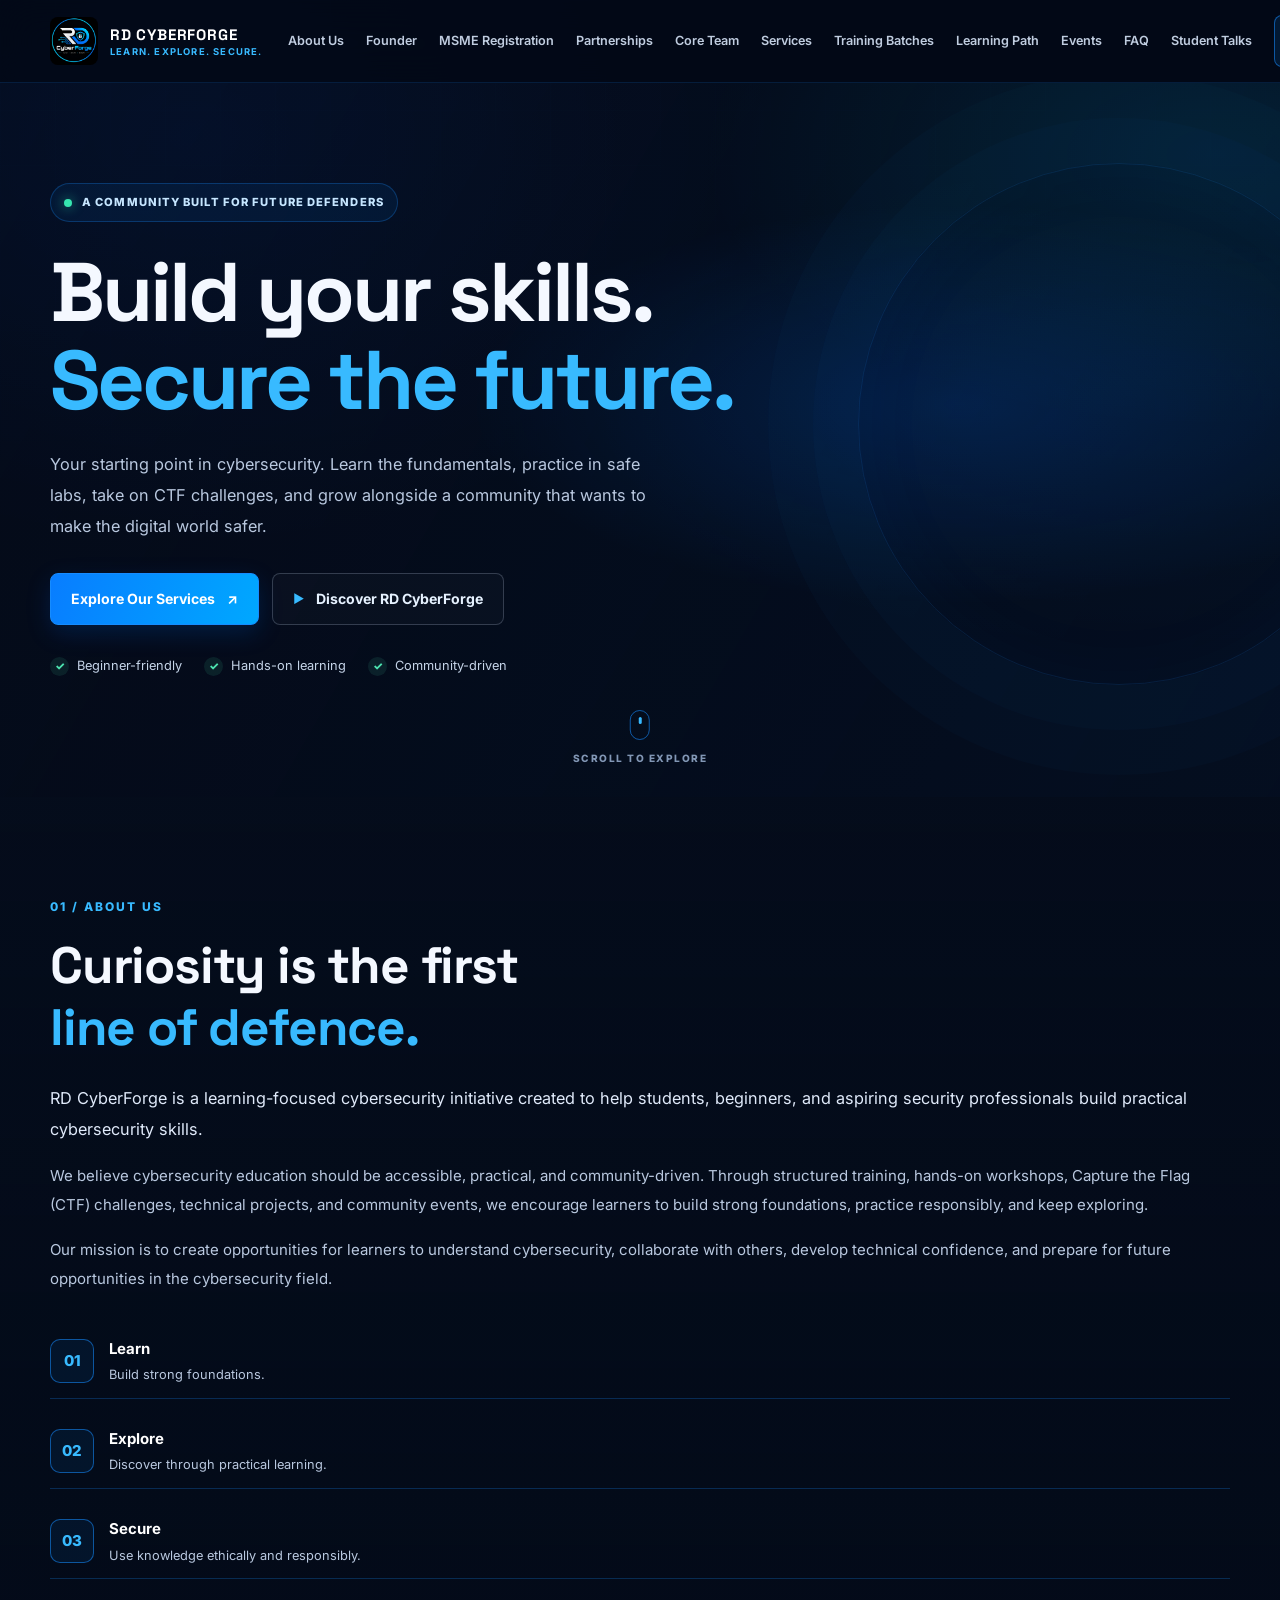
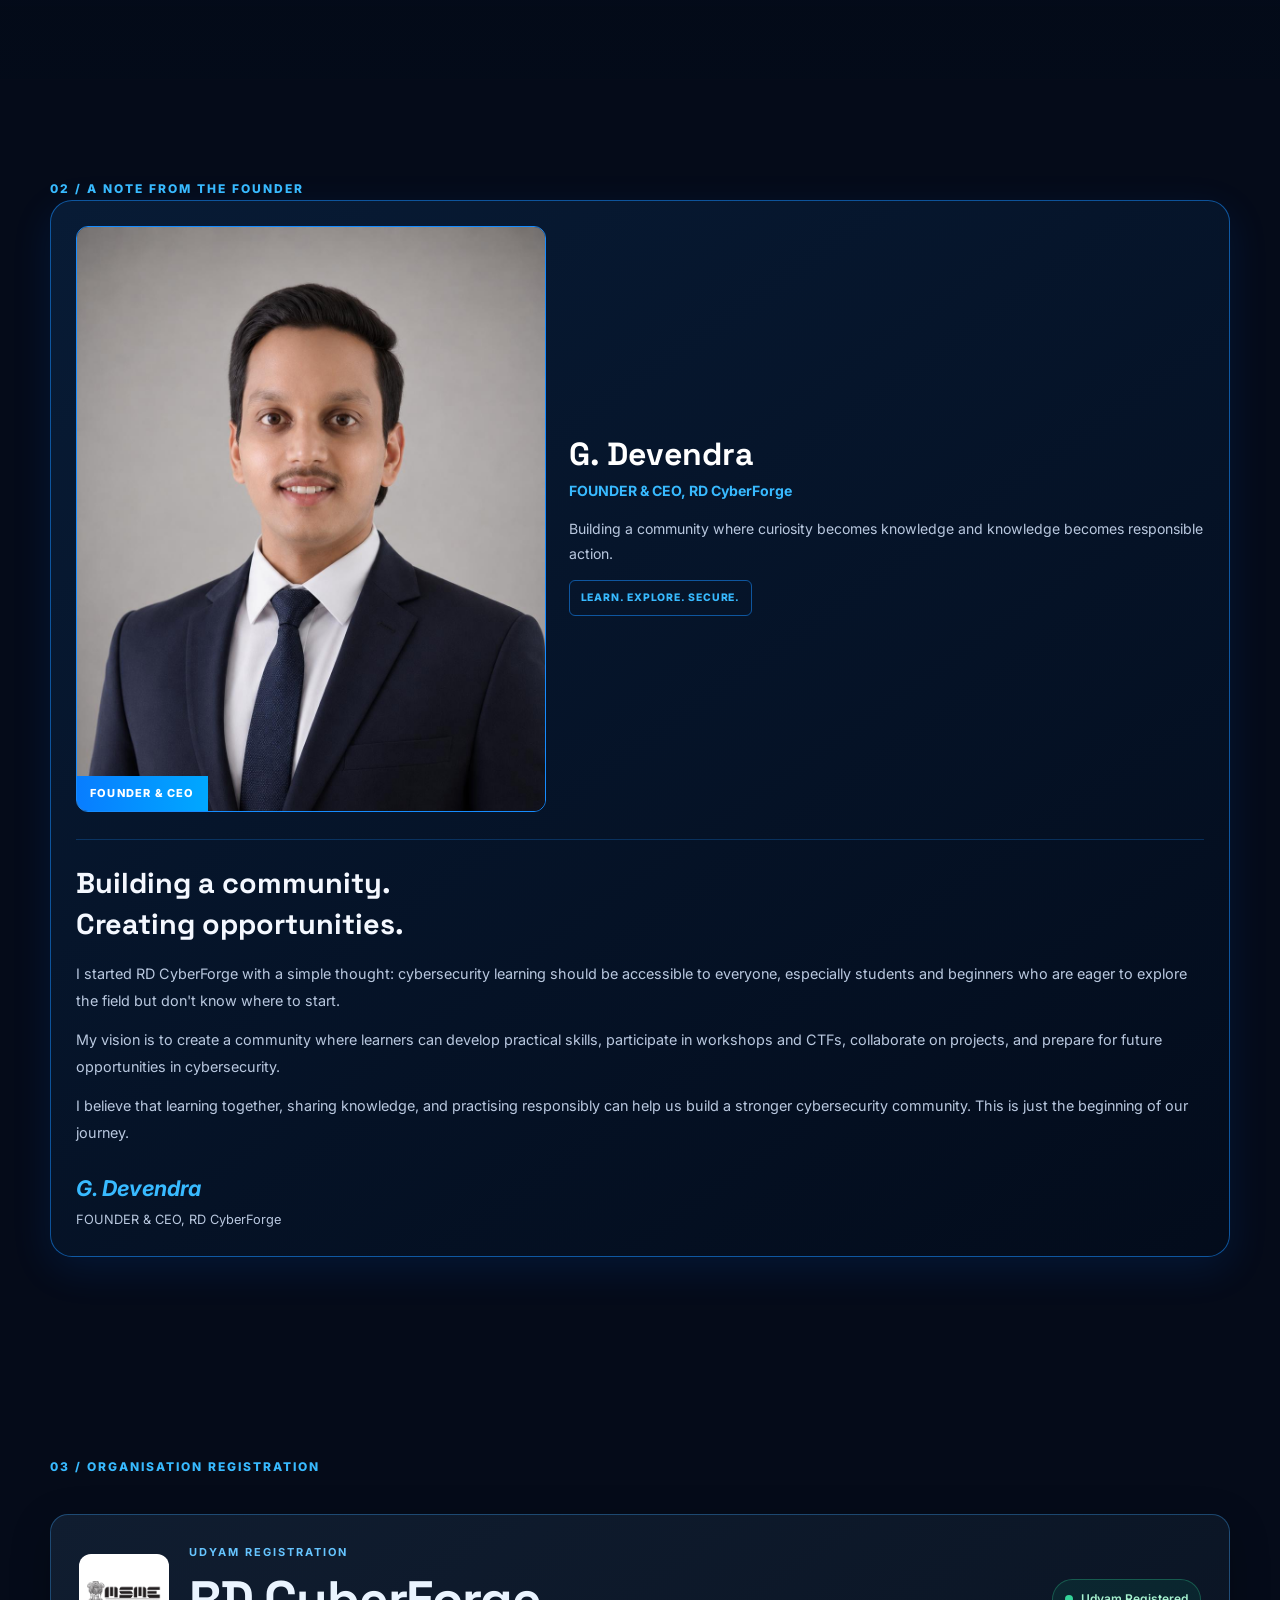
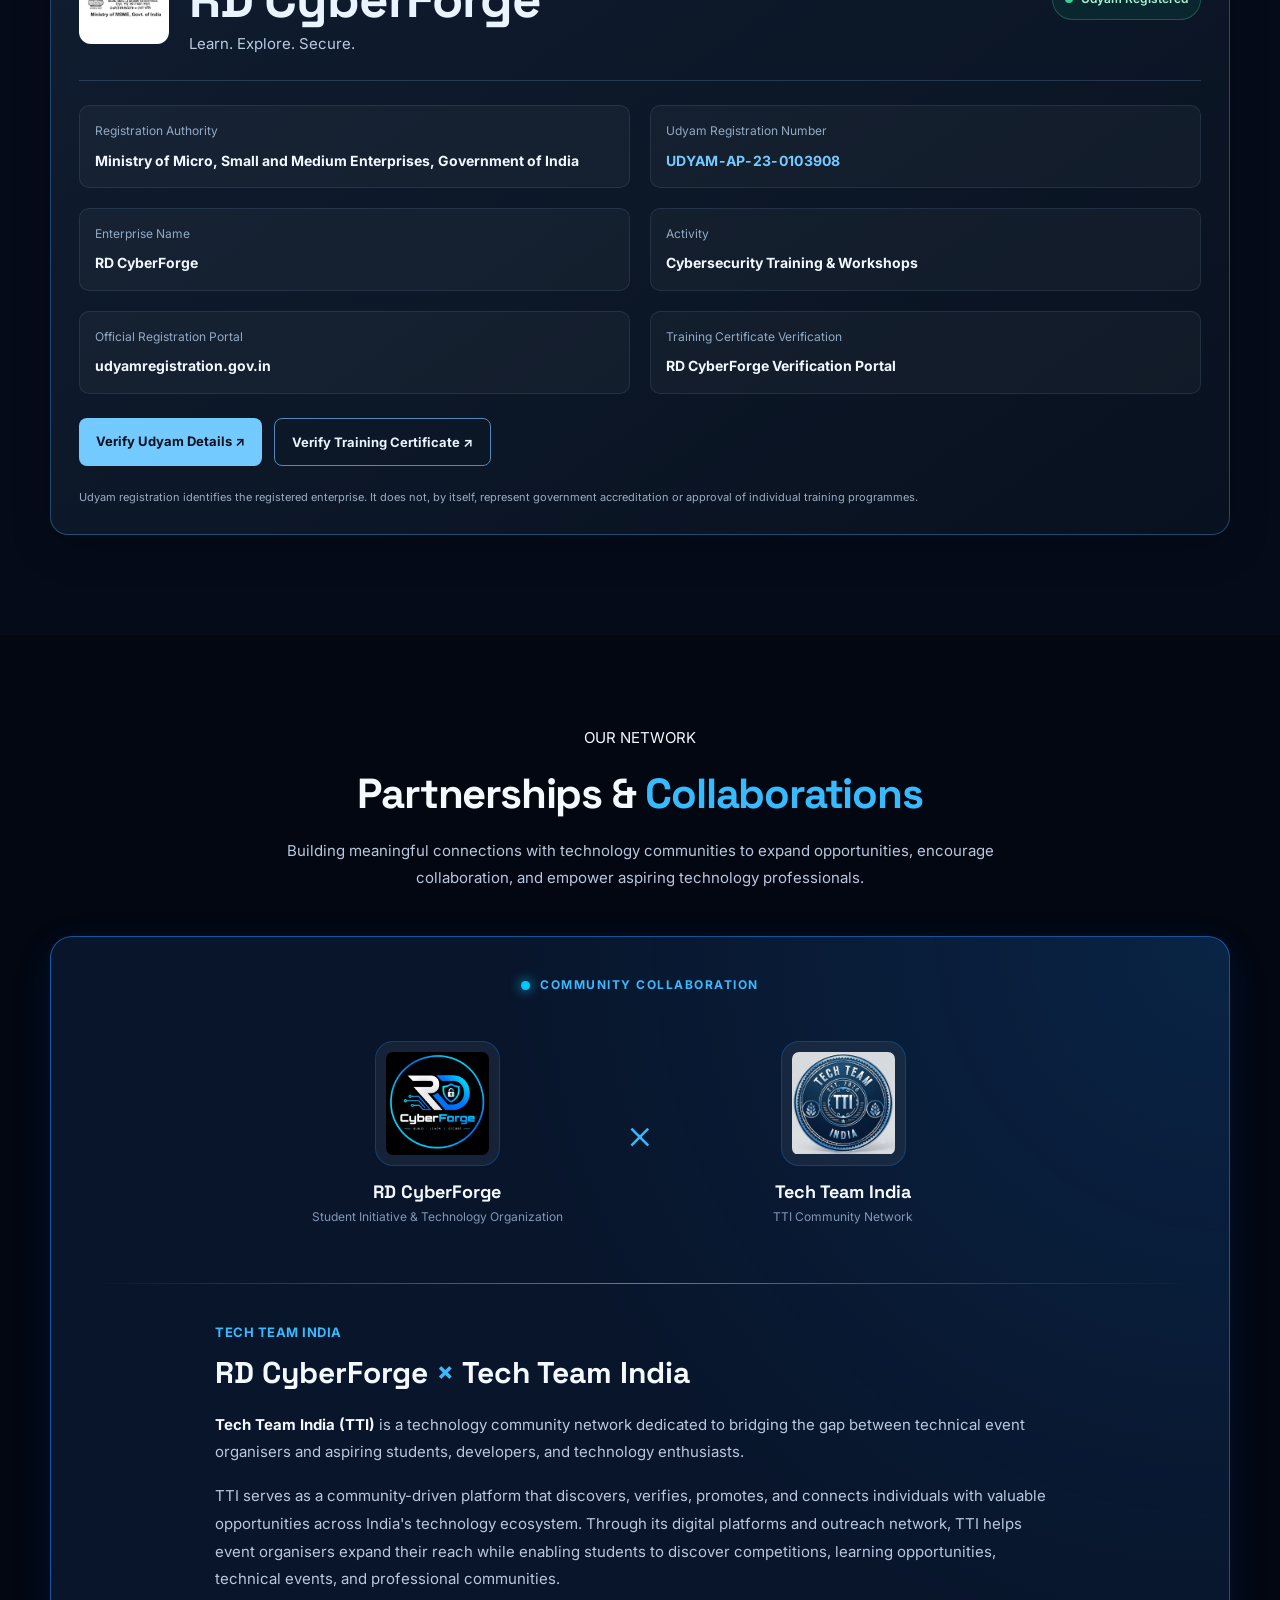
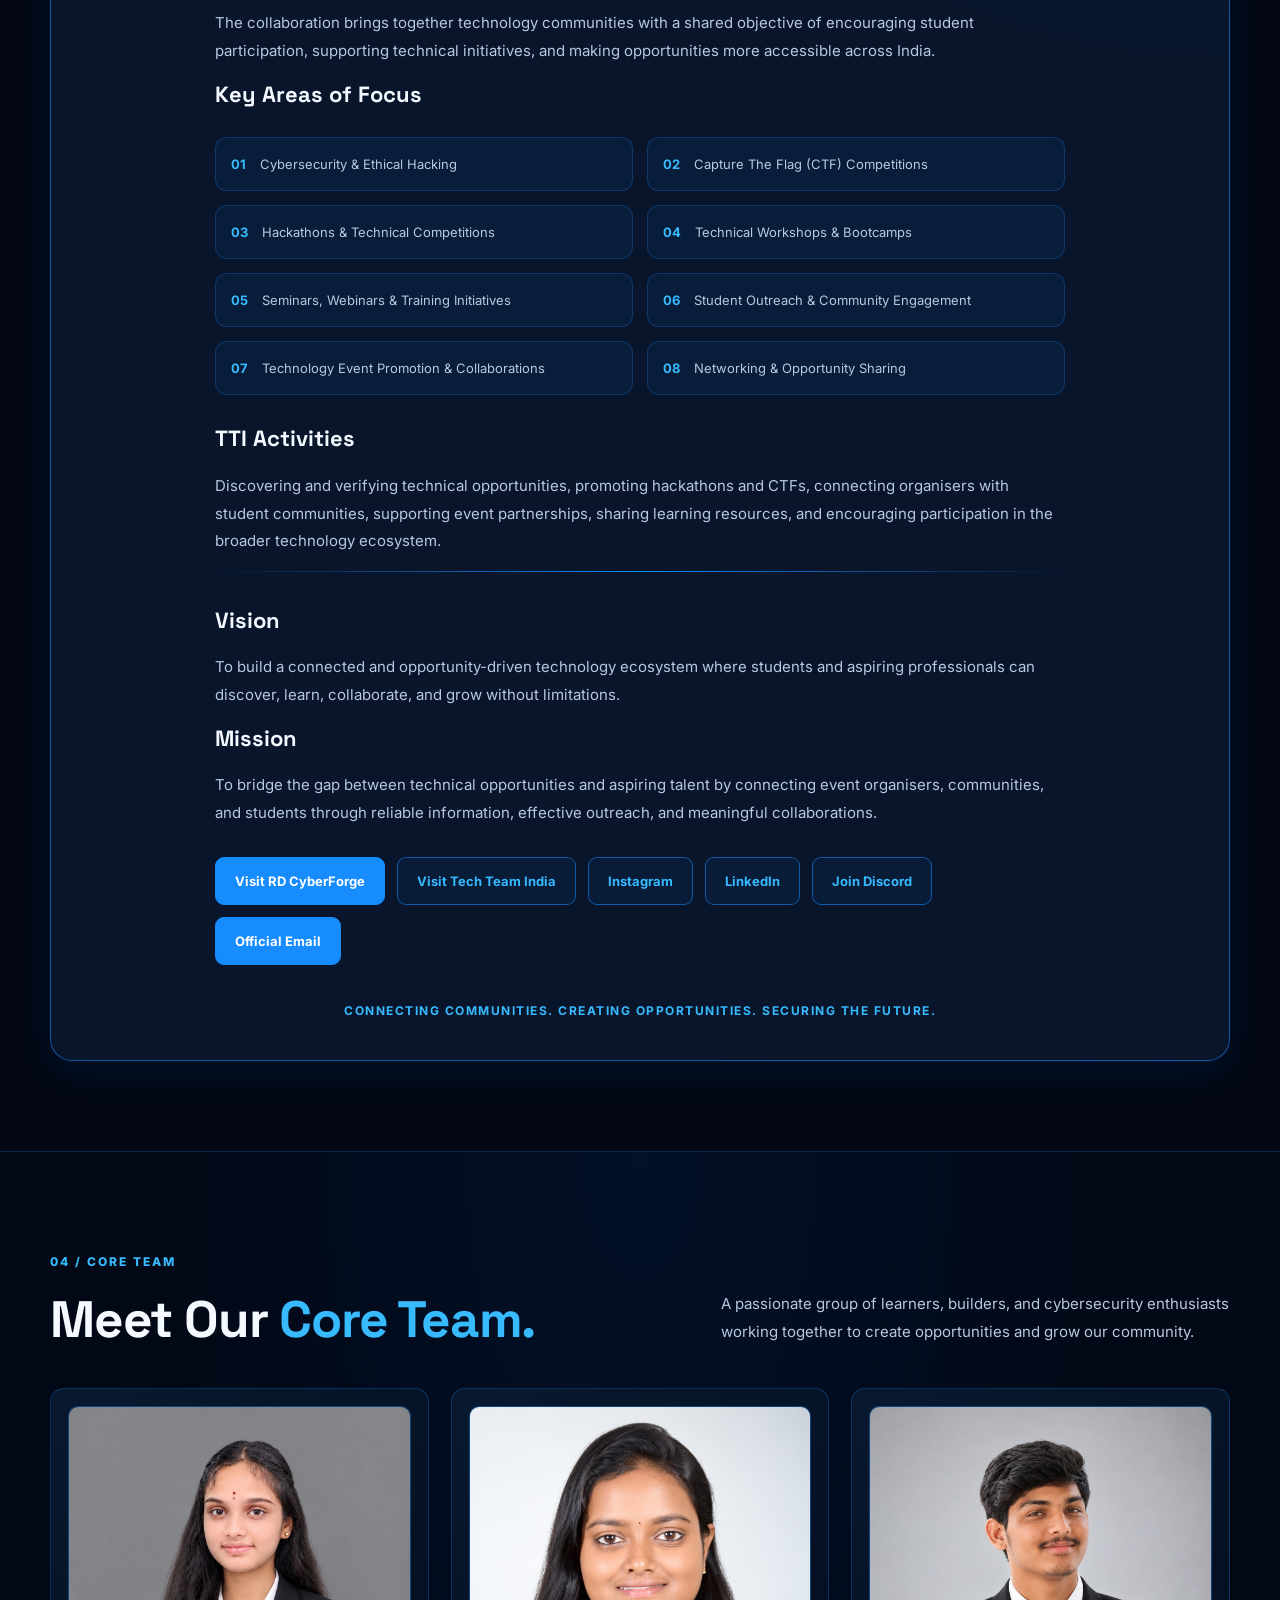
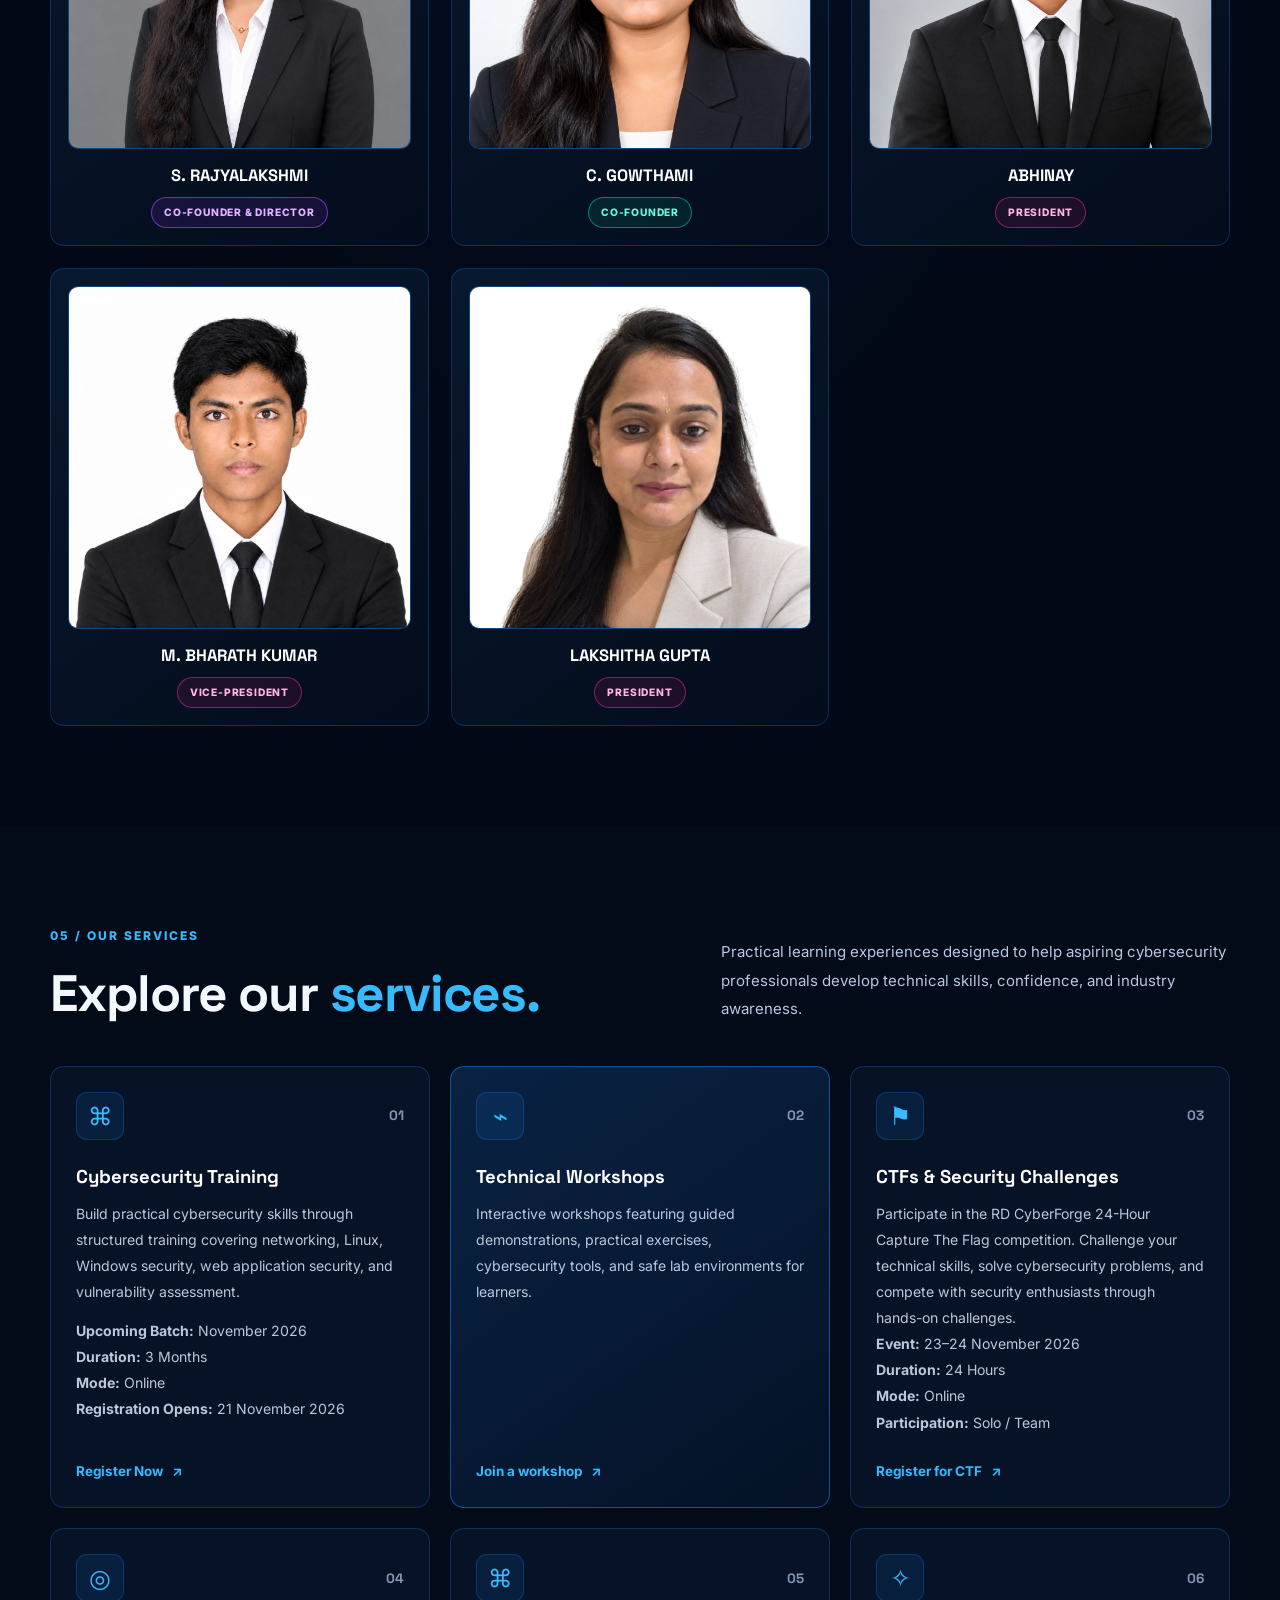
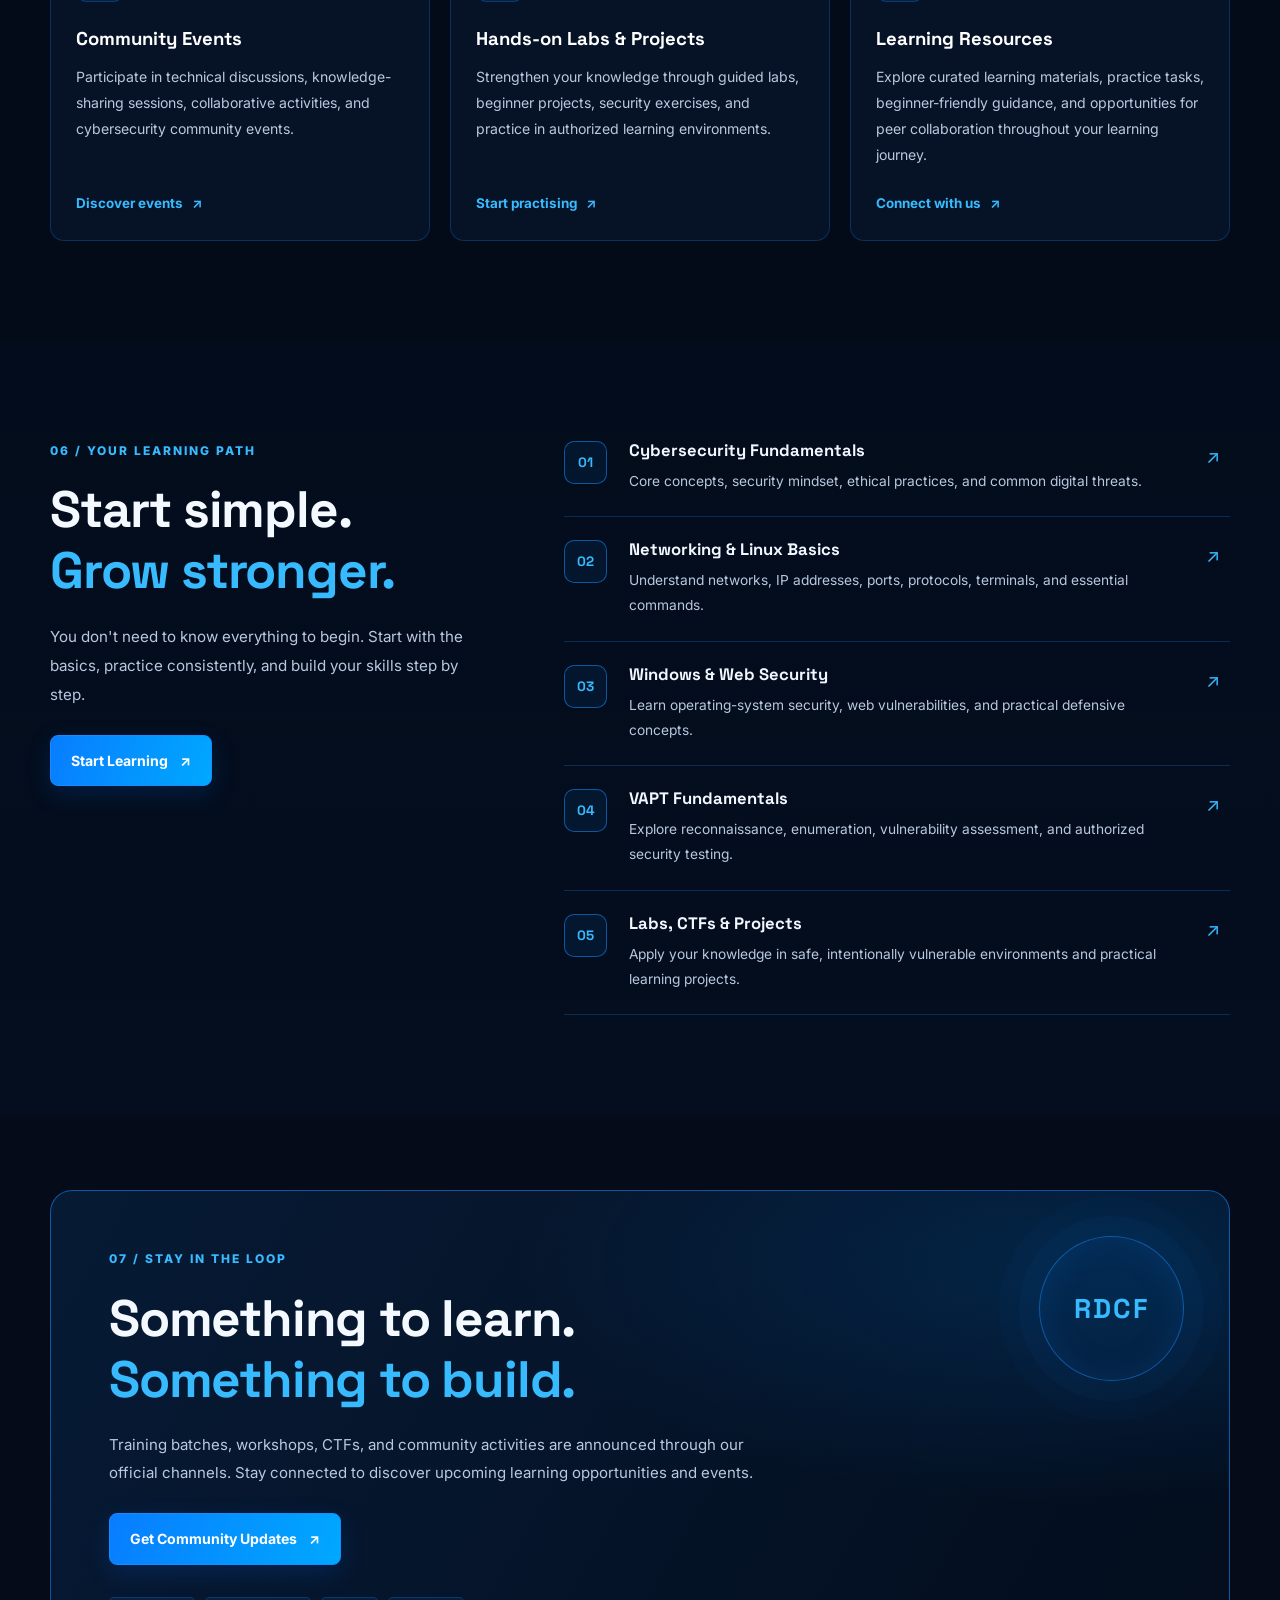
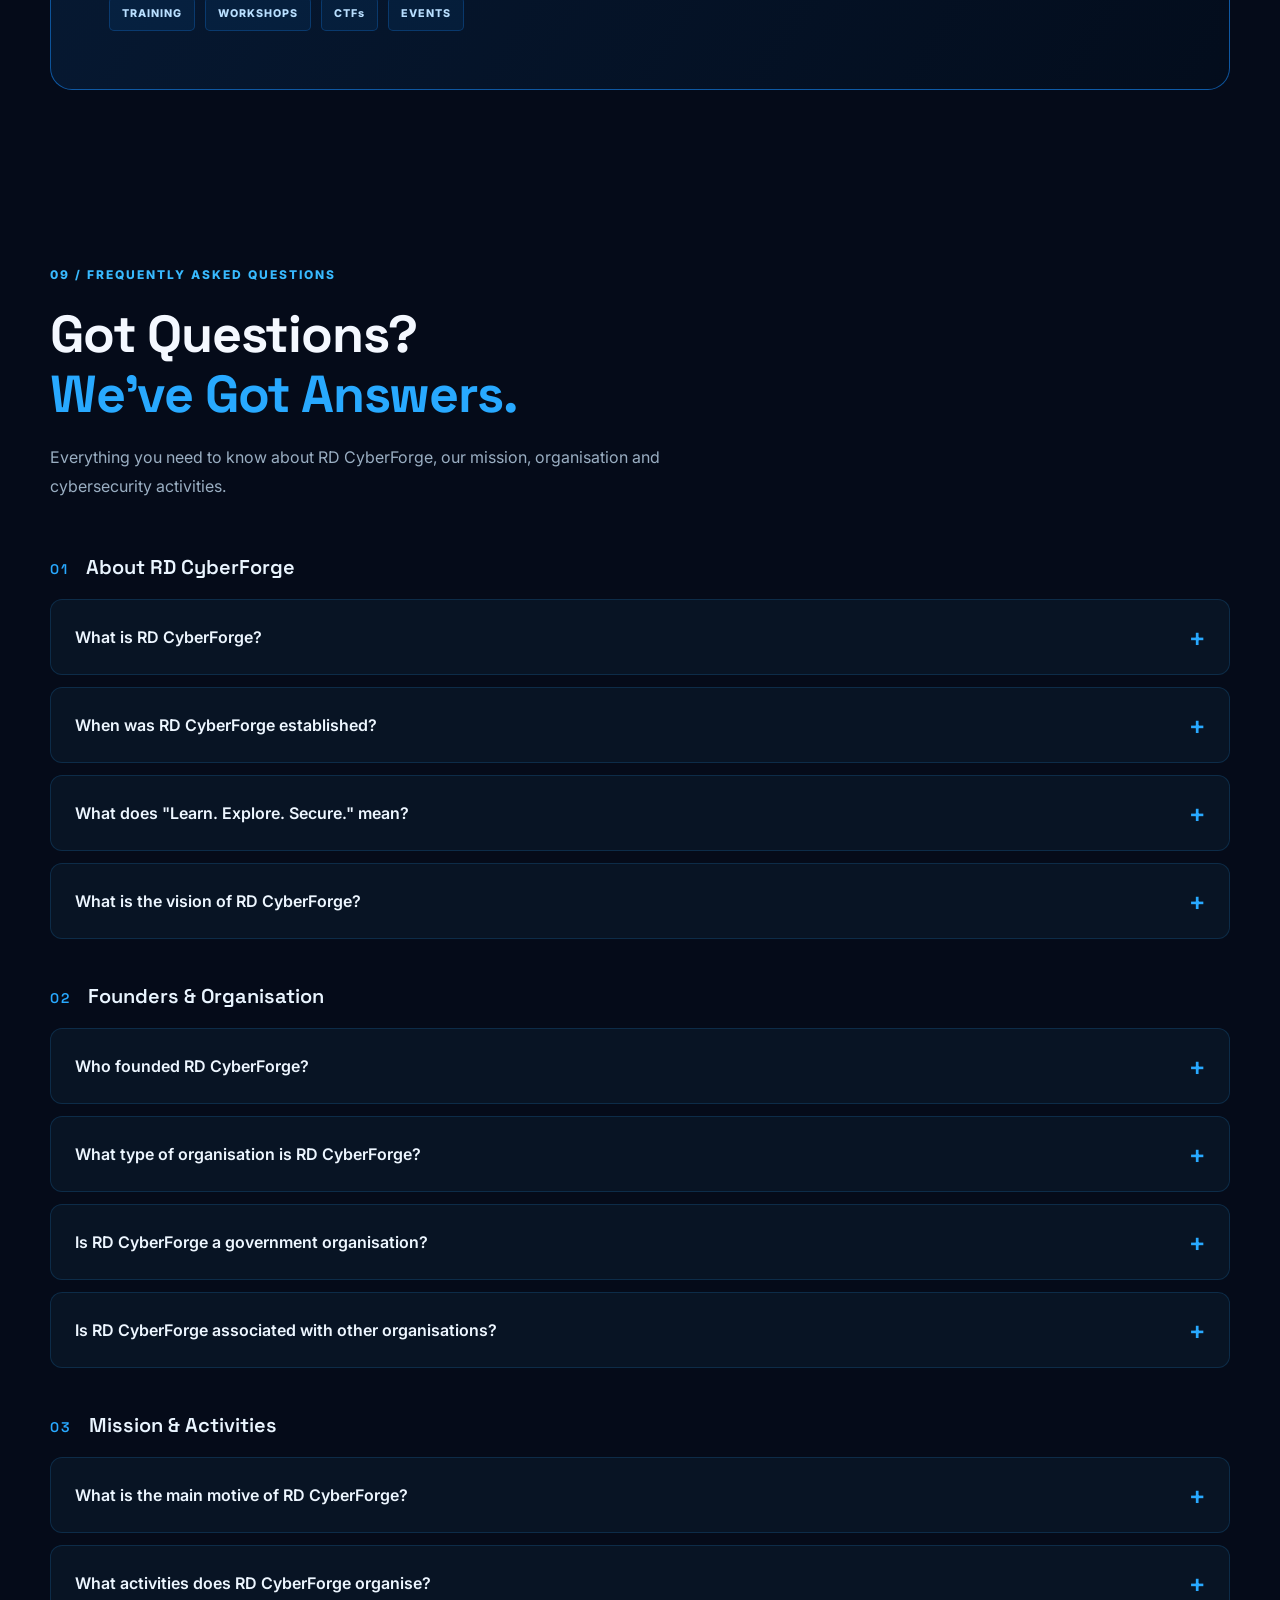
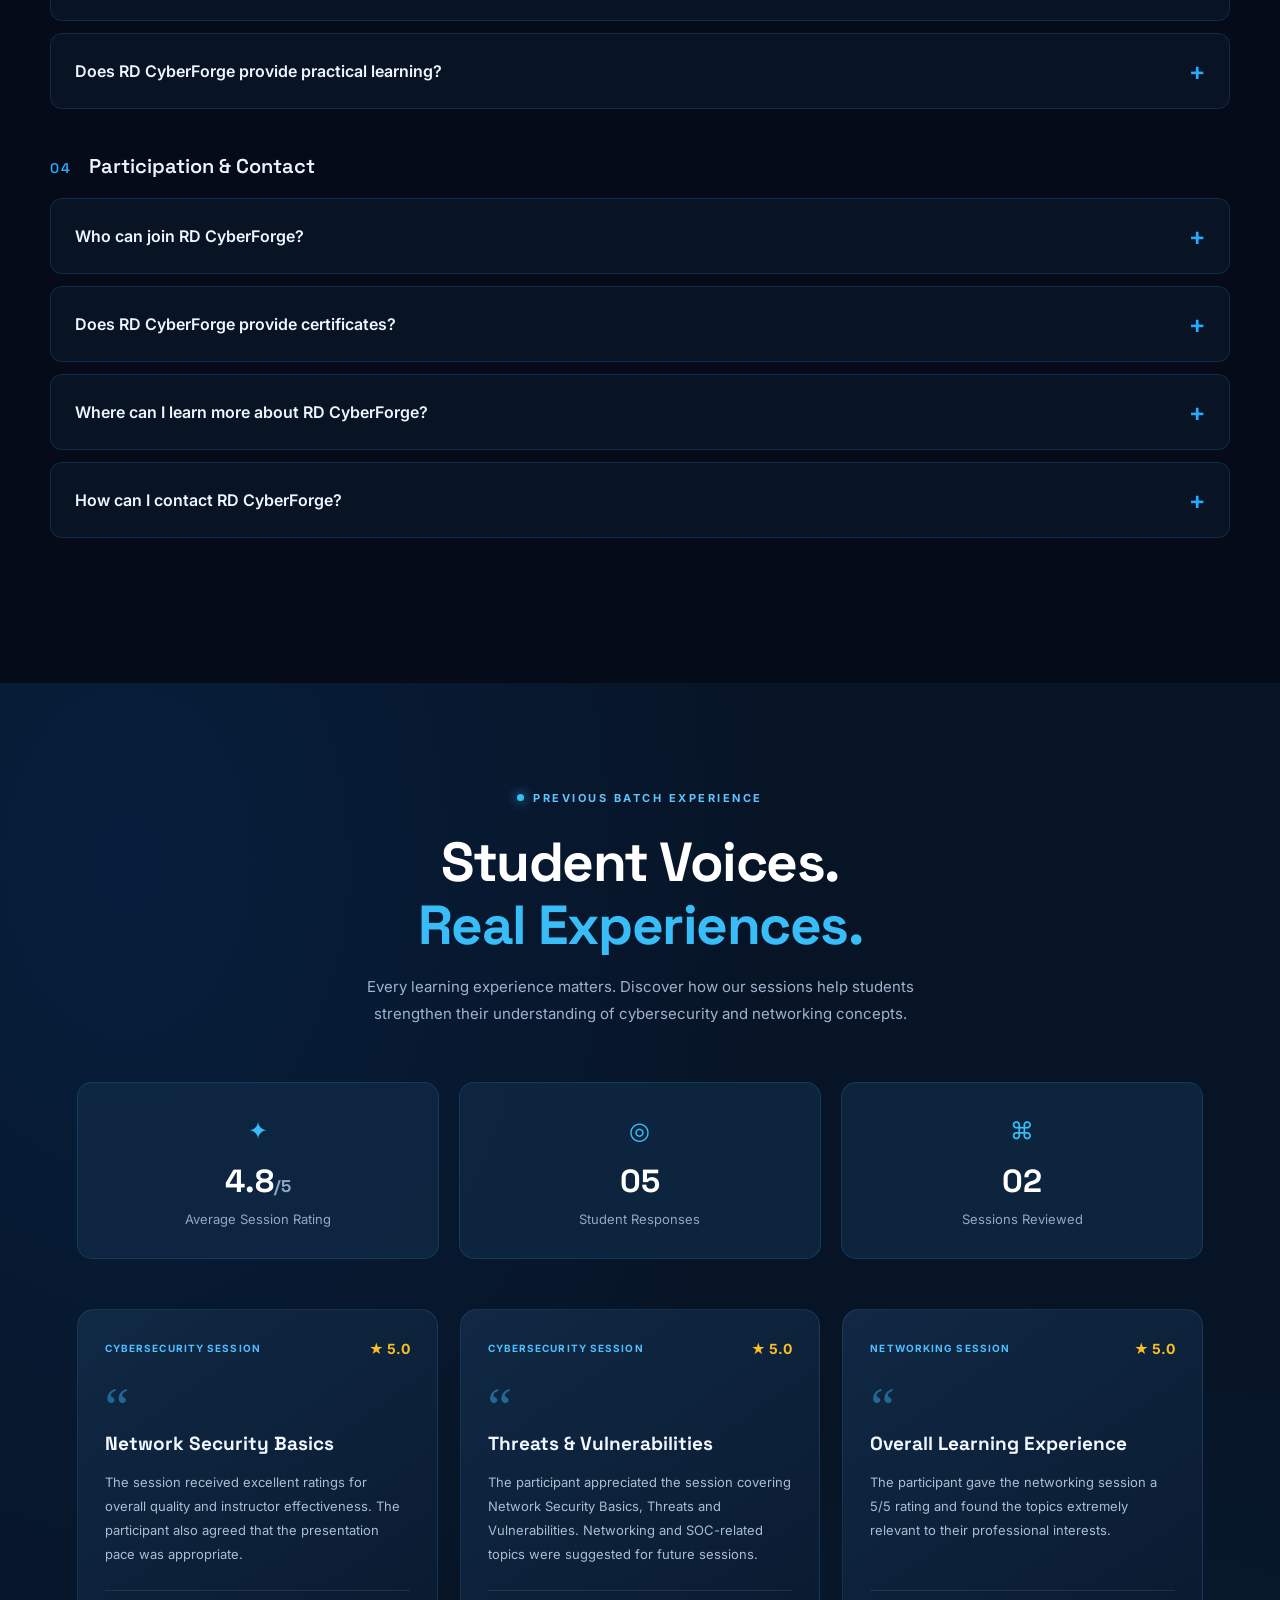
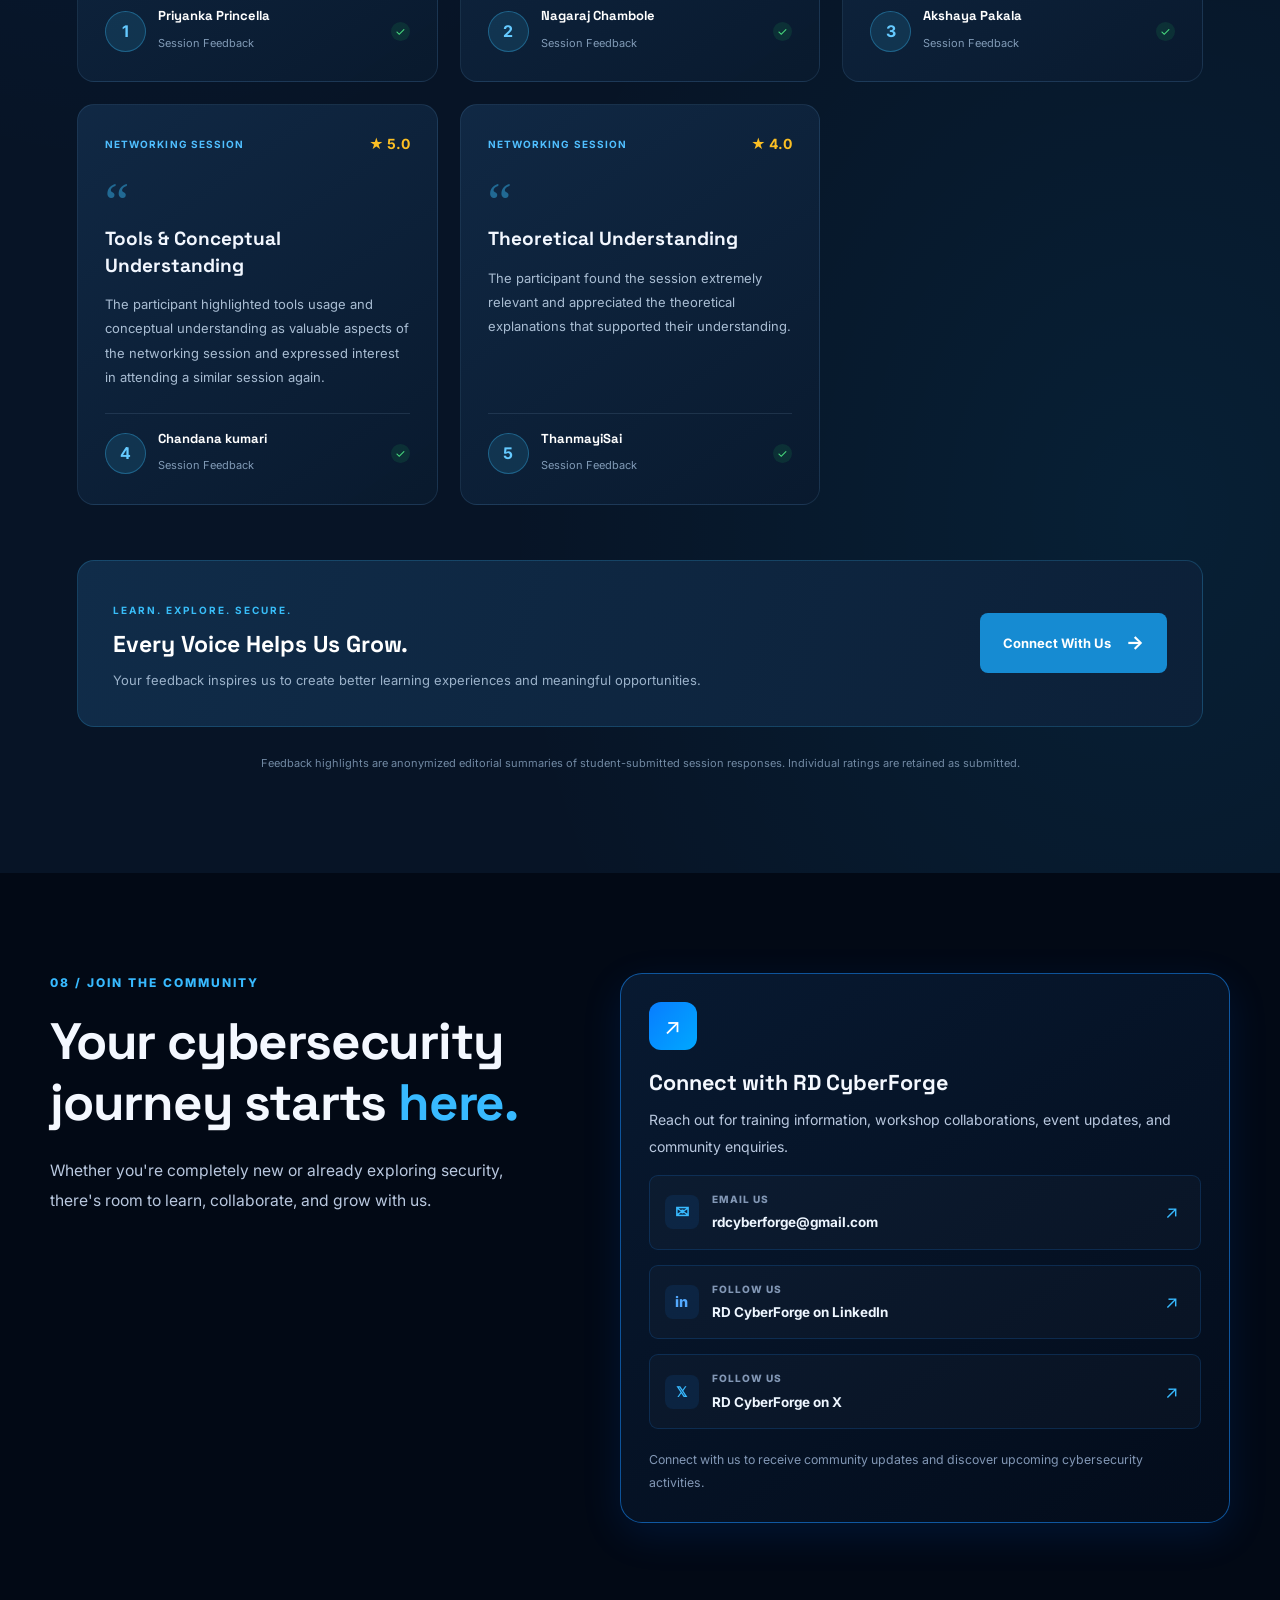
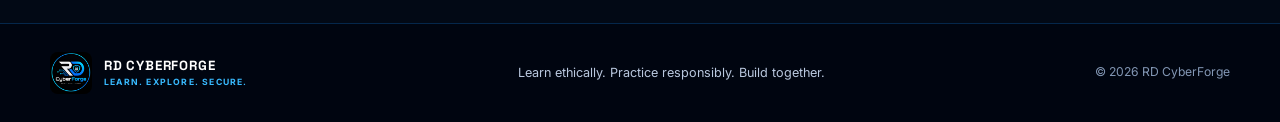
<file: index.html>
<!DOCTYPE html>
<html lang="en">
<head>
  <meta charset="UTF-8">
  <meta name="viewport" content="width=device-width, initial-scale=1.0">
  <meta name="theme-color" content="#050b19">

  <meta name="description"
    content="RD CyberForge helps beginners explore cybersecurity through training, hands-on workshops, CTFs, projects, and community events.">

  <meta name="keywords"
    content="RD CyberForge, Cybersecurity Training, CTF, Cybersecurity Workshops, Ethical Hacking, VAPT, Cybersecurity Community">

  <meta name="author" content="G. Devendra, Founder of RD CyberForge">

  <title>RD CyberForge | Learn. Explore. Secure.</title>

  <link rel="preconnect" href="https://fonts.googleapis.com">
  <link rel="preconnect" href="https://fonts.gstatic.com" crossorigin>

  <link
    href="https://fonts.googleapis.com/css2?family=Inter:wght@400;500;600;700;800&family=Space+Grotesk:wght@400;500;600;700&display=swap"
    rel="stylesheet">

  <link rel="stylesheet" href="style.css">
</head>

<body>

  <div class="page-glow" aria-hidden="true"></div>

  <!-- ================= HEADER ================= -->

  <header class="site-header">
    <nav class="navbar container" aria-label="Main navigation">

      <a class="brand" href="#home" aria-label="RD CyberForge home">
        <img src="assets/logo.jpeg" alt="RD CyberForge logo">

        <span>
          <strong>RD CYBERFORGE</strong>
          <small>LEARN. EXPLORE. SECURE.</small>
        </span>
      </a>

      <button
        class="menu-toggle"
        id="menuToggle"
        aria-label="Open navigation menu"
        aria-expanded="false"
        aria-controls="navLinks">

        <span></span>
        <span></span>
        <span></span>
      </button>

      <div class="nav-links" id="navLinks">
        <a href="#about">About Us</a>
        <a href="#founder">Founder</a>
        <a href="#msme-registration">MSME Registration</a>
        <a href="#partnerships">Partnerships</a>
        <a href="#team">Core Team</a>
        <a href="#services">Services</a>
        <a href="batches.html">Training Batches</a>
        <a href="#path">Learning Path</a>
        <a href="#events">Events</a>
        <a href="#faq">FAQ</a>
        <a href="#student-talks">Student Talks</a>
        <a href="#contact" class="nav-cta">
          Join the Community <span>↗</span>
        </a>
      </div>

    </nav>
  </header>

  <main>

    <!-- ================= HERO ================= -->

    <section class="hero" id="home">

      <div class="hero-background" aria-hidden="true"></div>

      <div class="container hero-content">

        <div class="eyebrow">
          <span class="status-dot"></span>
          A COMMUNITY BUILT FOR FUTURE DEFENDERS
        </div>

        <h1>
          Build your skills.<br>
          <span>Secure the future.</span>
        </h1>

        <p class="hero-copy">
          Your starting point in cybersecurity. Learn the fundamentals,
          practice in safe labs, take on CTF challenges, and grow
          alongside a community that wants to make the digital world safer.
        </p>

        <div class="hero-actions">
          <a class="button button-primary" href="#services">
            Explore Our Services <span>↗</span>
          </a>

          <a class="button button-ghost" href="#about">
            <span class="play-icon">▶</span>
            Discover RD CyberForge
          </a>
        </div>

        <div class="hero-points">
          <span><i>✓</i> Beginner-friendly</span>
          <span><i>✓</i> Hands-on learning</span>
          <span><i>✓</i> Community-driven</span>
        </div>

      </div>

      <a class="scroll-cue"
        href="#about"
        aria-label="Scroll to About section">
        <span></span>
        SCROLL TO EXPLORE
      </a>

    </section>

    <!-- ==================================================
         SECTION 01: ABOUT US
         ================================================== -->

    <section class="section about-section" id="about">
      <div class="container">

        <div class="section-label">01 / ABOUT US</div>

        <div class="about-intro">

          <h2>
            Curiosity is the first<br>
            <span>line of defence.</span>
          </h2>

          <p class="lead">
            RD CyberForge is a learning-focused cybersecurity initiative
            created to help students, beginners, and aspiring security
            professionals build practical cybersecurity skills.
          </p>

          <p>
            We believe cybersecurity education should be accessible,
            practical, and community-driven. Through structured training,
            hands-on workshops, Capture the Flag (CTF) challenges,
            technical projects, and community events, we encourage
            learners to build strong foundations, practice responsibly,
            and keep exploring.
          </p>

          <p>
            Our mission is to create opportunities for learners to
            understand cybersecurity, collaborate with others, develop
            technical confidence, and prepare for future opportunities
            in the cybersecurity field.
          </p>

          <!-- OUR VALUES -->

          <div class="founder-values">

            <div class="founder-value">
              <span>01</span>
              <div>
                <strong>Learn</strong>
                <small>Build strong foundations.</small>
              </div>
            </div>

            <div class="founder-value">
              <span>02</span>
              <div>
                <strong>Explore</strong>
                <small>Discover through practical learning.</small>
              </div>
            </div>

            <div class="founder-value">
              <span>03</span>
              <div>
                <strong>Secure</strong>
                <small>Use knowledge ethically and responsibly.</small>
              </div>
            </div>

          </div>

        </div>
      </div>
    </section>

    <!-- ================= END ABOUT US ================= -->


    <!-- ==================================================
         SECTION 02: FOUNDER
         ================================================== -->

    <section class="section founder-section" id="founder">
      <div class="container">

        <div class="section-label">02 / A NOTE FROM THE FOUNDER</div>

        <div class="founder-panel">

          <div class="founder-profile-top">

            <div class="founder-photo-wrapper">
              <img
                src="assets/Profile.jpeg"
                alt="G. Devendra, Founder of RD CyberForge"
                class="founder-photo"
                loading="lazy">

              <span class="founder-photo-label">FOUNDER & CEO</span>
            </div>

            <div class="founder-details">

              <h3>G. Devendra</h3>

              <p class="founder-role">
                FOUNDER & CEO, RD CyberForge
              </p>

              <p>
                Building a community where curiosity becomes knowledge
                and knowledge becomes responsible action.
              </p>

              <div class="founder-tagline">
                LEARN. EXPLORE. SECURE.
              </div>

            </div>
          </div>

          <!-- FOUNDER MESSAGE -->

          <div class="founder-thoughts">

            <h3>
              Building a community.<br>
              <span>Creating opportunities.</span>
            </h3>

            <p>
              I started RD CyberForge with a simple thought:
              cybersecurity learning should be accessible to everyone,
              especially students and beginners who are eager to explore
              the field but don't know where to start.
            </p>

            <p>
              My vision is to create a community where learners can
              develop practical skills, participate in workshops and
              CTFs, collaborate on projects, and prepare for future
              opportunities in cybersecurity.
            </p>

            <p>
              I believe that learning together, sharing knowledge,
              and practising responsibly can help us build a stronger
              cybersecurity community. This is just the beginning
              of our journey.
            </p>

            <div class="founder-signature">
              <strong>G. Devendra</strong>
              <small>FOUNDER & CEO, RD CyberForge</small>
            </div>

          </div>

        </div>
      </div>
    </section>

    <!-- ================= END FOUNDER ================= -->


    <!-- ==================================================
         SECTION 03: MSME REGISTRATION
         ================================================== -->

    <section class="section msme-section" id="msme-registration">
      <div class="container">

        <div class="section-label">
          03 / ORGANISATION REGISTRATION
        </div>

        <div class="msme-organisation-card">

          <!-- MSME HEADER -->

          <div class="msme-header">

            <img
              src="assets/msme logo.JPEG"
              alt="Ministry of Micro, Small and Medium Enterprises logo"
              class="msme-logo"
              loading="lazy">

            <div class="msme-heading">
              <span class="msme-eyebrow">
                UDYAM REGISTRATION
              </span>

              <h2>RD CyberForge</h2>

              <p>Learn. Explore. Secure.</p>
            </div>

            <div class="msme-status">
              <span class="msme-status-dot"></span>
              Udyam Registered
            </div>

          </div>

          <div class="msme-divider"></div>

          <!-- REGISTRATION DETAILS -->

          <div class="msme-details-grid">

            <div class="msme-detail">
              <span>Registration Authority</span>
              <strong>
                Ministry of Micro, Small and Medium Enterprises,
                Government of India
              </strong>
            </div>

            <div class="msme-detail">
              <span>Udyam Registration Number</span>
              <strong class="msme-number">
                UDYAM-AP-23-0103908
              </strong>
            </div>

            <div class="msme-detail">
              <span>Enterprise Name</span>
              <strong>RD CyberForge</strong>
            </div>

            <div class="msme-detail">
              <span>Activity</span>
              <strong>
                Cybersecurity Training &amp; Workshops
              </strong>
            </div>

            <div class="msme-detail">
              <span>Official Registration Portal</span>
              <strong>udyamregistration.gov.in</strong>
            </div>

            <div class="msme-detail">
              <span>Training Certificate Verification</span>
              <strong>
                RD CyberForge Verification Portal
              </strong>
            </div>

          </div>

          <!-- VERIFICATION LINKS -->

          <div class="msme-actions">

            <a
              href="https://udyamregistration.gov.in/"
              target="_blank"
              rel="noopener noreferrer"
              class="msme-btn msme-btn-primary">
              Verify Udyam Details ↗
            </a>

            <a
              href="https://devgupta521.github.io/rdcyberforge-verification/"
              target="_blank"
              rel="noopener noreferrer"
              class="msme-btn msme-btn-secondary">
              Verify Training Certificate ↗
            </a>

          </div>

          <p class="msme-disclaimer">
            Udyam registration identifies the registered enterprise.
            It does not, by itself, represent government accreditation
            or approval of individual training programmes.
          </p>

        </div>
      </div>
    </section>

    <!-- ================= END MSME REGISTRATION ================= -->




<!-- =========================================
     PARTNERSHIPS & COLLABORATIONS
========================================= -->

<section class="partnership-section" id="partnerships">
  <div class="partnership-container">

    <div class="partnership-heading">
      <span class="section-tag">OUR NETWORK</span>
      <h2>Partnerships &amp; <span>Collaborations</span></h2>
      <p>
        Building meaningful connections with technology communities
        to expand opportunities, encourage collaboration, and
        empower aspiring technology professionals.
      </p>
    </div>

    <div class="partnership-card">

      <div class="partnership-status">
        <span class="partnership-status-dot"></span>
        COMMUNITY COLLABORATION
      </div>

      <!-- Partner Logos -->
      <div class="partner-logos">

        <div class="partner-logo">
          <img src="assets/logo.jpeg" alt="RD CyberForge Logo">
          <h3>RD CyberForge</h3>
          <span>Student Initiative &amp; Technology Organization</span>
        </div>

        <div class="collab-symbol">&times;</div>

        <div class="partner-logo">
          <img src="assets/1000074225.png" alt="Tech Team India Logo">
          <h3>Tech Team India</h3>
          <span>TTI Community Network</span>
        </div>

      </div>

      <div class="partnership-divider"></div>

      <!-- TTI Information -->
      <div class="partnership-content">

        <span class="collab-role">
          TECH TEAM INDIA
        </span>

        <h3 class="collab-title">
          RD CyberForge <span>&times;</span> Tech Team India
        </h3>

        <p class="collab-description">
          <strong>Tech Team India (TTI)</strong> is a technology
          community network dedicated to bridging the gap between
          technical event organisers and aspiring students,
          developers, and technology enthusiasts.
        </p>

        <p class="collab-description">
          TTI serves as a community-driven platform that discovers,
          verifies, promotes, and connects individuals with valuable
          opportunities across India's technology ecosystem.
          Through its digital platforms and outreach network, TTI
          helps event organisers expand their reach while enabling
          students to discover competitions, learning opportunities,
          technical events, and professional communities.
        </p>

        <p class="collab-description">
          The collaboration brings together technology communities
          with a shared objective of encouraging student participation,
          supporting technical initiatives, and making opportunities
          more accessible across India.
        </p>

        <!-- Key Areas -->
        <h3 class="collab-title" style="font-size:22px;">
          Key Areas of Focus
        </h3>

        <div class="partnership-highlights">
          <div><span>01</span><p>Cybersecurity &amp; Ethical Hacking</p></div>
          <div><span>02</span><p>Capture The Flag (CTF) Competitions</p></div>
          <div><span>03</span><p>Hackathons &amp; Technical Competitions</p></div>
          <div><span>04</span><p>Technical Workshops &amp; Bootcamps</p></div>
          <div><span>05</span><p>Seminars, Webinars &amp; Training Initiatives</p></div>
          <div><span>06</span><p>Student Outreach &amp; Community Engagement</p></div>
          <div><span>07</span><p>Technology Event Promotion &amp; Collaborations</p></div>
          <div><span>08</span><p>Networking &amp; Opportunity Sharing</p></div>
        </div>

        <!-- Activities -->
        <h3 class="collab-title" style="font-size:22px;">
          TTI Activities
        </h3>

        <p class="collab-description">
          Discovering and verifying technical opportunities, promoting
          hackathons and CTFs, connecting organisers with student
          communities, supporting event partnerships, sharing learning
          resources, and encouraging participation in the broader
          technology ecosystem.
        </p>

        <!-- Vision and Mission -->
        <div class="partnership-divider"></div>

        <h3 class="collab-title" style="font-size:22px;">
          Vision
        </h3>

        <p class="collab-description">
          To build a connected and opportunity-driven technology
          ecosystem where students and aspiring professionals can
          discover, learn, collaborate, and grow without limitations.
        </p>

        <h3 class="collab-title" style="font-size:22px;">
          Mission
        </h3>

        <p class="collab-description">
          To bridge the gap between technical opportunities and
          aspiring talent by connecting event organisers, communities,
          and students through reliable information, effective outreach,
          and meaningful collaborations.
        </p>

        <!-- Links -->
        <div class="partnership-links">
          <a href="https://www.rdcyberforge.com/"
             class="partnership-action"
             target="_blank"
             rel="noopener noreferrer">
            Visit RD CyberForge
          </a>

          <a href="https://tech-team-india.vercel.app"
             class="partnership-secondary"
             target="_blank"
             rel="noopener noreferrer">
            Visit Tech Team India
          </a>

           <a href="https://www.instagram.com/tech_team_india/"
     class="partnership-secondary"
     target="_blank"
     rel="noopener noreferrer">
    Instagram
  </a>

  <a href="https://www.linkedin.com/company/tech-team-india/"
     class="partnership-secondary"
     target="_blank"
     rel="noopener noreferrer">
    LinkedIn
  </a>

  <a href="https://discord.gg/qgM8nb5N98"
     class="partnership-secondary"
     target="_blank"
     rel="noopener noreferrer">
    Join Discord
  </a>

  <a href="mailto:techteamindia26@gmail.com"
     class="partnership-action">
    Official Email
  </a>

      </div>

      <div class="partnership-tagline">
        CONNECTING COMMUNITIES. CREATING OPPORTUNITIES. SECURING THE FUTURE.
      </div>

    </div>
  </div>
</section>

    <!-- ==================================================
         SECTION 04: CORE TEAM
         ================================================== -->

    <section class="section core-team-section" id="team">
      <div class="container">

        <div class="core-team-heading">

          <div>
            <div class="section-label">04 / CORE TEAM</div>

            <h2>
              Meet Our <span>Core Team.</span>
            </h2>
          </div>

          <p>
            A passionate group of learners, builders, and cybersecurity
            enthusiasts working together to create opportunities
            and grow our community.
          </p>

        </div>

        <div class="core-team-grid">

          <!-- CO-FOUNDER -->

          <article class="team-card">
            <div class="team-photo-wrapper">
              <img
                src="team/Raji.jpeg"
                alt="S. Rajyalakshmi, Co-Founder"
                loading="lazy">
            </div>

            <h3>S. RAJYALAKSHMI</h3>

            <span class="team-role role-president">
              CO-FOUNDER & DIRECTOR
            </span>
          </article>

          <!-- CO-FOUNDER -->

          <article class="team-card">
            <div class="team-photo-wrapper">
              <img
                src="team/Gowthami.jpeg"
                alt="C. Gowthami, Co-Founder"
                loading="lazy">
            </div>

            <h3>C. GOWTHAMI</h3>

            <span class="team-role role-vice">
              CO-FOUNDER
            </span>
          </article>

          <!-- PRESIDENT -->

          <article class="team-card">
            <div class="team-photo-wrapper">
              <img
                src="team/Abhi.jpeg"
                alt="Abhinay, President"
                loading="lazy">
            </div>

            <h3>ABHINAY</h3>

            <span class="team-role role-member">
              PRESIDENT
            </span>
          </article>

          <!-- VICE-PRESIDENT -->

          <article class="team-card">
            <div class="team-photo-wrapper">
              <img
                src="team/Bharath.jpeg"
                alt="M. Bharath Kumar, Vice-President"
                loading="lazy">
            </div>

            <h3>M. BHARATH KUMAR</h3>

            <span class="team-role role-member">
              VICE-PRESIDENT
            </span>
          </article>

          <!-- PRESIDENT -->

          <article class="team-card">
            <div class="team-photo-wrapper">
              <img
                src="team/Lakshitha Gupta.png"
                alt="Lakshitha Gupta, President"
                loading="lazy">
            </div>

            <h3>LAKSHITHA GUPTA</h3>

            <span class="team-role role-member">
              PRESIDENT
            </span>
          </article>

        </div>
      </div>
    </section>

    <!-- ================= END CORE TEAM ================= -->


    <!-- ==================================================
         SECTION 05: SERVICES
         ================================================== -->

    <section class="section services-section" id="services">
      <div class="container">

        <div class="section-heading">

          <div>
            <div class="section-label">05 / OUR SERVICES</div>

            <h2>
              Explore our <span>services.</span>
            </h2>
          </div>

          <p>
            Practical learning experiences designed to help aspiring
            cybersecurity professionals develop technical skills,
            confidence, and industry awareness.
          </p>

        </div>

        <div class="program-grid">

         
<!-- SERVICE 01 - CYBERSECURITY TRAINING -->

<article class="program-card">
  <div class="card-top">
    <span class="card-icon">⌘</span>
    <span class="card-number">01</span>
  </div>

  <h3>Cybersecurity Training</h3>

  <p>
    Build practical cybersecurity skills through structured
    training covering networking, Linux, Windows security,
    web application security, and vulnerability assessment.
  </p>

  <p class="training-event-details">
    <strong>Upcoming Batch:</strong> November 2026<br>
    <strong>Duration:</strong> 3 Months<br>
    <strong>Mode:</strong> Online<br>
    <strong>Registration Opens:</strong> 21 November 2026
  </p>

  <a href="https://forms.gle/kMhjVstUVYB5UP9o7"
     target="_blank"
     rel="noopener noreferrer"
     class="text-link">
    Register Now <span>↗</span>
  </a>
</article>


          <!-- SERVICE 02 -->

          <article class="program-card featured-card">
            <div class="card-top">
              <span class="card-icon">⌁</span>
              <span class="card-number">02</span>
            </div>

            <h3>Technical Workshops</h3>

            <p>
              Interactive workshops featuring guided demonstrations,
              practical exercises, cybersecurity tools, and safe
              lab environments for learners.
            </p>

            <a href="#contact" class="text-link">
              Join a workshop <span>↗</span>
            </a>
          </article>

          
<!-- SERVICE 03 - CTF COMPETITION -->

<article class="program-card">
  <div class="card-top">
    <span class="card-icon">⚑</span>
    <span class="card-number">03</span>
  </div>

  <h3>CTFs &amp; Security Challenges</h3>

  <p>
    Participate in the RD CyberForge 24-Hour Capture The Flag
    competition. Challenge your technical skills, solve
    cybersecurity problems, and compete with security
    enthusiasts through hands-on challenges.
  </p>

  <p class="ctf-event-details">
    <strong>Event:</strong> 23–24 November 2026<br>
    <strong>Duration:</strong> 24 Hours<br>
    <strong>Mode:</strong> Online<br>
    <strong>Participation:</strong> Solo / Team
  </p>

  <a href="YOUR_GOOGLE_FORM_URL" target="_blank"
     rel="noopener noreferrer" class="text-link">
    Register for CTF <span>↗</span>
  </a>
</article>


          <!-- SERVICE 04 -->

          <article class="program-card">
            <div class="card-top">
              <span class="card-icon">◎</span>
              <span class="card-number">04</span>
            </div>

            <h3>Community Events</h3>

            <p>
              Participate in technical discussions, knowledge-sharing
              sessions, collaborative activities, and cybersecurity
              community events.
            </p>

            <a href="#events" class="text-link">
              Discover events <span>↗</span>
            </a>
          </article>

          <!-- SERVICE 05 -->

          <article class="program-card">
            <div class="card-top">
              <span class="card-icon">⌘</span>
              <span class="card-number">05</span>
            </div>

            <h3>Hands-on Labs &amp; Projects</h3>

            <p>
              Strengthen your knowledge through guided labs, beginner
              projects, security exercises, and practice in authorized
              learning environments.
            </p>

            <a href="#path" class="text-link">
              Start practising <span>↗</span>
            </a>
          </article>

          <!-- SERVICE 06 -->

          <article class="program-card">
            <div class="card-top">
              <span class="card-icon">✧</span>
              <span class="card-number">06</span>
            </div>

            <h3>Learning Resources</h3>

            <p>
              Explore curated learning materials, practice tasks,
              beginner-friendly guidance, and opportunities for
              peer collaboration throughout your learning journey.
            </p>

            <a href="#contact" class="text-link">
              Connect with us <span>↗</span>
            </a>
          </article>

        </div>
      </div>
    </section>

    <!-- ================= END SERVICES ================= -->


    <!-- ==================================================
         SECTION 06: LEARNING PATH
         ================================================== -->

    <section class="section path-section" id="path">
      <div class="container path-layout">

        <div class="path-intro">

          <div class="section-label">06 / YOUR LEARNING PATH</div>

          <h2>
            Start simple.<br>
            <span>Grow stronger.</span>
          </h2>

          <p>
            You don't need to know everything to begin. Start with the
            basics, practice consistently, and build your skills
            step by step.
          </p>

          <a class="button button-primary" href="#contact">
            Start Learning <span>↗</span>
          </a>

        </div>

        <div class="path-list">

          <div class="path-item">
            <span class="path-index">01</span>

            <div>
              <h3>Cybersecurity Fundamentals</h3>
              <p>
                Core concepts, security mindset, ethical practices,
                and common digital threats.
              </p>
            </div>

            <span class="path-arrow">↗</span>
          </div>

          <div class="path-item">
            <span class="path-index">02</span>

            <div>
              <h3>Networking &amp; Linux Basics</h3>
              <p>
                Understand networks, IP addresses, ports, protocols,
                terminals, and essential commands.
              </p>
            </div>

            <span class="path-arrow">↗</span>
          </div>

          <div class="path-item">
            <span class="path-index">03</span>

            <div>
              <h3>Windows &amp; Web Security</h3>
              <p>
                Learn operating-system security, web vulnerabilities,
                and practical defensive concepts.
              </p>
            </div>

            <span class="path-arrow">↗</span>
          </div>

          <div class="path-item">
            <span class="path-index">04</span>

            <div>
              <h3>VAPT Fundamentals</h3>
              <p>
                Explore reconnaissance, enumeration, vulnerability
                assessment, and authorized security testing.
              </p>
            </div>

            <span class="path-arrow">↗</span>
          </div>

          <div class="path-item">
            <span class="path-index">05</span>

            <div>
              <h3>Labs, CTFs &amp; Projects</h3>
              <p>
                Apply your knowledge in safe, intentionally vulnerable
                environments and practical learning projects.
              </p>
            </div>

            <span class="path-arrow">↗</span>
          </div>

        </div>
      </div>
    </section>

    <!-- ================= END LEARNING PATH ================= -->


    <!-- ==================================================
         SECTION 07: EVENTS
         ================================================== -->

    <section class="section events-section" id="events">
      <div class="container events-panel">

        <div class="events-orb" aria-hidden="true">
          <span>RDCF</span>
        </div>

        <div class="events-copy">

          <div class="section-label">07 / STAY IN THE LOOP</div>

          <h2>
            Something to learn.<br>
            <span>Something to build.</span>
          </h2>

          <p>
            Training batches, workshops, CTFs, and community activities
            are announced through our official channels. Stay connected
            to discover upcoming learning opportunities and events.
          </p>

          <a class="button button-primary" href="#contact">
            Get Community Updates <span>↗</span>
          </a>

        </div>

        <div class="event-tags">
          <span>TRAINING</span>
          <span>WORKSHOPS</span>
          <span>CTFs</span>
          <span>EVENTS</span>
        </div>

      </div>
    </section>

    <!-- ================= END EVENTS ================= -->

<!-- ==================================================
     SECTION 09: FREQUENTLY ASKED QUESTIONS
================================================== -->

<section class="section faq-section" id="faq">

  <div class="container">

    <div class="section-label">09 / FREQUENTLY ASKED QUESTIONS</div>

    <div class="faq-heading">
      <h2>
        Got Questions?
        <span>We've Got Answers.</span>
      </h2>

      <p>
        Everything you need to know about RD CyberForge,
        our mission, organisation and cybersecurity activities.
      </p>
    </div>

    <!-- CATEGORY 01 -->

    <div class="faq-category">

      <h3><span>01</span> About RD CyberForge</h3>

      <div class="faq-item">
        <button class="faq-question">
          <span>What is RD CyberForge?</span>
          <span class="faq-icon">+</span>
        </button>
        <div class="faq-answer">
          <p>
            RD CyberForge is a student-led cybersecurity initiative
            and technology organisation focused on practical learning,
            cybersecurity awareness, skill development and community
            collaboration.
          </p>
        </div>
      </div>

      <div class="faq-item">
        <button class="faq-question">
          <span>When was RD CyberForge established?</span>
          <span class="faq-icon">+</span>
        </button>
        <div class="faq-answer">
          <p>
            RD CyberForge began its journey in September 2026,
            with the vision of creating opportunities for practical
            cybersecurity learning and collaboration.
          </p>
        </div>
      </div>

      <div class="faq-item">
        <button class="faq-question">
          <span>What does "Learn. Explore. Secure." mean?</span>
          <span class="faq-icon">+</span>
        </button>
        <div class="faq-answer">
          <p>
            <strong>Learn:</strong> Build strong technical foundations.
            <br><br>
            <strong>Explore:</strong> Gain practical experience through
            labs, workshops and challenges.
            <br><br>
            <strong>Secure:</strong> Develop the skills and mindset
            to contribute to a safer digital environment.
          </p>
        </div>
      </div>

      <div class="faq-item">
        <button class="faq-question">
          <span>What is the vision of RD CyberForge?</span>
          <span class="faq-icon">+</span>
        </button>
        <div class="faq-answer">
          <p>
            Our vision is to build a learning-driven cybersecurity
            community that encourages practical skills, innovation,
            collaboration and responsible technology use.
          </p>
        </div>
      </div>

    </div>

    <!-- CATEGORY 02 -->

    <div class="faq-category">

      <h3><span>02</span> Founders & Organisation</h3>

      <div class="faq-item">
        <button class="faq-question">
          <span>Who founded RD CyberForge?</span>
          <span class="faq-icon">+</span>
        </button>
        <div class="faq-answer">
          <p>
            RD CyberForge was founded by G. Devendra, along with
            co-founders Sagala Rajyalakshmi and C. Gowthami,
            with the aim of creating a platform for students
            and cybersecurity enthusiasts to learn, explore and grow.
          </p>
        </div>
      </div>

      <div class="faq-item">
        <button class="faq-question">
          <span>What type of organisation is RD CyberForge?</span>
          <span class="faq-icon">+</span>
        </button>
        <div class="faq-answer">
          <p>
            RD CyberForge is a student-led cybersecurity and
            technology initiative operating as a sole proprietorship
            and registered under the MSME/Udyam framework.
          </p>
        </div>
      </div>

      <div class="faq-item">
        <button class="faq-question">
          <span>Is RD CyberForge a government organisation?</span>
          <span class="faq-icon">+</span>
        </button>
        <div class="faq-answer">
          <p>
            No. RD CyberForge is an independent initiative,
            not a government department or government-owned
            organisation. MSME/Udyam registration does not
            automatically mean government accreditation of
            its training programs.
          </p>
        </div>
      </div>

      <div class="faq-item">
        <button class="faq-question">
          <span>Is RD CyberForge associated with other organisations?</span>
          <span class="faq-icon">+</span>
        </button>
        <div class="faq-answer">
          <p>
            RD CyberForge aims to collaborate with educational
            institutions, cybersecurity communities, technology
            organisations and industry professionals to create
            learning and development opportunities.
          </p>
        </div>
      </div>

    </div>

    <!-- CATEGORY 03 -->

    <div class="faq-category">

      <h3><span>03</span> Mission & Activities</h3>

      <div class="faq-item">
        <button class="faq-question">
          <span>What is the main motive of RD CyberForge?</span>
          <span class="faq-icon">+</span>
        </button>
        <div class="faq-answer">
          <p>
            Our main motive is to make cybersecurity learning
            more accessible and practical by encouraging hands-on
            experience, technical exploration, problem-solving
            and knowledge sharing.
          </p>
        </div>
      </div>

      <div class="faq-item">
        <button class="faq-question">
          <span>What activities does RD CyberForge organise?</span>
          <span class="faq-icon">+</span>
        </button>
        <div class="faq-answer">
          <p>
            We organise cybersecurity training programs,
            Capture The Flag (CTF) competitions, technical workshops,
            practical learning activities and community initiatives.
          </p>
        </div>
      </div>

      <div class="faq-item">
        <button class="faq-question">
          <span>Does RD CyberForge provide practical learning?</span>
          <span class="faq-icon">+</span>
        </button>
        <div class="faq-answer">
          <p>
            Yes. We encourage hands-on learning through practical
            exercises, cybersecurity labs, CTF challenges,
            workshops and technical activities.
          </p>
        </div>
      </div>

    </div>

    <!-- CATEGORY 04 -->

    <div class="faq-category">

      <h3><span>04</span> Participation & Contact</h3>

      <div class="faq-item">
        <button class="faq-question">
          <span>Who can join RD CyberForge?</span>
          <span class="faq-icon">+</span>
        </button>
        <div class="faq-answer">
          <p>
            Students, beginners, aspiring cybersecurity professionals
            and technology enthusiasts interested in learning and
            exploring cybersecurity can participate in our activities,
            subject to individual program requirements.
          </p>
        </div>
      </div>

      <div class="faq-item">
        <button class="faq-question">
          <span>Does RD CyberForge provide certificates?</span>
          <span class="faq-icon">+</span>
        </button>
        <div class="faq-answer">
          <p>
            Certificates may be provided for eligible training
            programs and activities, subject to the specific
            program's completion and participation requirements.
          </p>
        </div>
      </div>

      <div class="faq-item">
        <button class="faq-question">
          <span>Where can I learn more about RD CyberForge?</span>
          <span class="faq-icon">+</span>
        </button>
        <div class="faq-answer">
          <p>
            Visit our official website:
            <a href="https://www.rdcyberforge.com"
               target="_blank"
               rel="noopener noreferrer">
              www.rdcyberforge.com
            </a>
            or follow our social media pages for announcements
            and updates.
          </p>
        </div>
      </div>

      <div class="faq-item">
        <button class="faq-question">
          <span>How can I contact RD CyberForge?</span>
          <span class="faq-icon">+</span>
        </button>
        <div class="faq-answer">
          <p>
            You can reach us through our official email address:
            <a href="mailto:rdcyberforge@gmail.com">
              rdcyberforge@gmail.com
            </a>
          </p>
        </div>
      </div>

    </div>

  </div>

</section>

<!-- ================= END FAQ ================= -->

    
<!-- =====================================================
     RD CYBERFORGE | STUDENT TALKS
     Place AFTER FAQ and BEFORE CONTACT
===================================================== -->

<section id="student-talks" class="rd-student-talks">

    <div class="rd-st-container">

        <!-- Section Heading -->
        <div class="rd-st-heading">
            <span class="rd-st-eyebrow">
                <span class="rd-st-dot"></span>
                PREVIOUS BATCH EXPERIENCE
            </span>

            <h2>
                Student Voices.<br>
                <span>Real Experiences.</span>
            </h2>

            <p>
                Every learning experience matters.
                Discover how our sessions help students
                strengthen their understanding of cybersecurity
                and networking concepts.
            </p>
        </div>

        <!-- Overall Statistics -->
        <div class="rd-st-overview">

            <div class="rd-st-stat">
                <div class="rd-st-stat-icon">✦</div>
                <h3>4.8<span>/5</span></h3>
                <p>Average Session Rating</p>
            </div>

            <div class="rd-st-stat">
                <div class="rd-st-stat-icon">◎</div>
                <h3>05</h3>
                <p>Student Responses</p>
            </div>

            <div class="rd-st-stat">
                <div class="rd-st-stat-icon">⌘</div>
                <h3>02</h3>
                <p>Sessions Reviewed</p>
            </div>

        </div>

        <!-- Testimonials -->
        <div class="rd-st-grid">

            <!-- Feedback 1 -->
            <article class="rd-st-card">

                <div class="rd-st-card-head">
                    <span class="rd-st-category">
                        CYBERSECURITY SESSION
                    </span>
                    <span class="rd-st-rating">
                        ★ 5.0
                    </span>
                </div>

                <div class="rd-st-quote-icon">“</div>

                <h3>Network Security Basics</h3>

                <p class="rd-st-review">
                    The session received excellent ratings
                    for overall quality and instructor
                    effectiveness. The participant also
                    agreed that the presentation pace
                    was appropriate.
                </p>

                <div class="rd-st-divider"></div>

                <div class="rd-st-author">
                    <div class="rd-st-avatar">1</div>
                    <div>
                        <h4>Priyanka Princella</h4>
                        <span>Session Feedback</span>
                    </div>
                    <span class="rd-st-verified">✓</span>
                </div>

            </article>

            <!-- Feedback 2 -->
            <article class="rd-st-card">

                <div class="rd-st-card-head">
                    <span class="rd-st-category">
                        CYBERSECURITY SESSION
                    </span>
                    <span class="rd-st-rating">
                        ★ 5.0
                    </span>
                </div>

                <div class="rd-st-quote-icon">“</div>

                <h3>Threats & Vulnerabilities</h3>

                <p class="rd-st-review">
                    The participant appreciated the
                    session covering Network Security
                    Basics, Threats and Vulnerabilities.
                    Networking and SOC-related topics
                    were suggested for future sessions.
                </p>

                <div class="rd-st-divider"></div>

                <div class="rd-st-author">
                    <div class="rd-st-avatar">2</div>
                    <div>
                        <h4>Nagaraj Chambole</h4>
                        <span>Session Feedback</span>
                    </div>
                    <span class="rd-st-verified">✓</span>
                </div>

            </article>

            <!-- Feedback 3 -->
            <article class="rd-st-card">

                <div class="rd-st-card-head">
                    <span class="rd-st-category">
                        NETWORKING SESSION
                    </span>
                    <span class="rd-st-rating">
                        ★ 5.0
                    </span>
                </div>

                <div class="rd-st-quote-icon">“</div>

                <h3>Overall Learning Experience</h3>

                <p class="rd-st-review">
                    The participant gave the networking
                    session a 5/5 rating and found the
                    topics extremely relevant to their
                    professional interests.
                </p>

                <div class="rd-st-divider"></div>

                <div class="rd-st-author">
                    <div class="rd-st-avatar">3</div>
                    <div>
                        <h4>Akshaya Pakala</h4>
                        <span>Session Feedback</span>
                    </div>
                    <span class="rd-st-verified">✓</span>
                </div>

            </article>

            <!-- Feedback 4 -->
            <article class="rd-st-card">

                <div class="rd-st-card-head">
                    <span class="rd-st-category">
                        NETWORKING SESSION
                    </span>
                    <span class="rd-st-rating">
                        ★ 5.0
                    </span>
                </div>

                <div class="rd-st-quote-icon">“</div>

                <h3>Tools & Conceptual Understanding</h3>

                <p class="rd-st-review">
                    The participant highlighted tools
                    usage and conceptual understanding
                    as valuable aspects of the networking
                    session and expressed interest in
                    attending a similar session again.
                </p>

                <div class="rd-st-divider"></div>

                <div class="rd-st-author">
                    <div class="rd-st-avatar">4</div>
                    <div>
                        <h4>Chandana kumari</h4>
                        <span>Session Feedback</span>
                    </div>
                    <span class="rd-st-verified">✓</span>
                </div>

            </article>

            <!-- Feedback 5 -->
            <article class="rd-st-card">

                <div class="rd-st-card-head">
                    <span class="rd-st-category">
                        NETWORKING SESSION
                    </span>
                    <span class="rd-st-rating">
                        ★ 4.0
                    </span>
                </div>

                <div class="rd-st-quote-icon">“</div>

                <h3>Theoretical Understanding</h3>

                <p class="rd-st-review">
                    The participant found the session
                    extremely relevant and appreciated
                    the theoretical explanations that
                    supported their understanding.
                </p>

                <div class="rd-st-divider"></div>

                <div class="rd-st-author">
                    <div class="rd-st-avatar">5</div>
                    <div>
                        <h4>ThanmayiSai</h4>
                        <span>Session Feedback</span>
                    </div>
                    <span class="rd-st-verified">✓</span>
                </div>

            </article>

        </div>

        <!-- Bottom Message -->
        <div class="rd-st-bottom">

            <div>
                <span class="rd-st-bottom-label">
                    LEARN. EXPLORE. SECURE.
                </span>

                <h3>Every Voice Helps Us Grow.</h3>

                <p>
                    Your feedback inspires us to create
                    better learning experiences and
                    meaningful opportunities.
                </p>
            </div>

            <a href="#contact" class="rd-st-contact-btn">
                Connect With Us
                <span>→</span>
            </a>

        </div>

        <p class="rd-st-disclaimer">
            Feedback highlights are anonymized editorial
            summaries of student-submitted session responses.
            Individual ratings are retained as submitted.
        </p>

    </div>

</section>

<!-- END RD CYBERFORGE STUDENT TALKS -->

<!-- ==================================================
     SECTION 08: CONTACT
     ================================================== -->

<section class="section contact-section" id="contact">
  <div class="container contact-grid">

    <div>

      <div class="section-label">08 / JOIN THE COMMUNITY</div>

      <h2>
        Your cybersecurity<br>
        journey starts <span>here.</span>
      </h2>

      <p class="contact-lead">
        Whether you're completely new or already exploring security,
        there's room to learn, collaborate, and grow with us.
      </p>

    </div>

    <div class="contact-card">

      <div class="contact-card-icon">↗</div>

      <h3>Connect with RD CyberForge</h3>

      <p>
        Reach out for training information, workshop collaborations,
        event updates, and community enquiries.
      </p>

      <!-- EMAIL -->

      <a class="contact-row"
        href="mailto:rdcyberforge@gmail.com">

        <span aria-hidden="true">✉</span>

        <span>
          <small>EMAIL US</small>
          <strong>rdcyberforge@gmail.com</strong>
        </span>

        <span class="row-arrow">↗</span>
      </a>

      <!-- LINKEDIN -->

      <a class="contact-row"
        href="https://www.linkedin.com/company/rd-cyberforge/"
        target="_blank"
        rel="noopener noreferrer">

        <span class="social-icon linkedin-icon"
          aria-hidden="true">in</span>

        <span>
          <small>FOLLOW US</small>
          <strong>RD CyberForge on LinkedIn</strong>
        </span>

        <span class="row-arrow">↗</span>
      </a>

      <!-- X / TWITTER -->

      <a class="contact-row"
        href="https://x.com/RDCyberForge"
        target="_blank"
        rel="noopener noreferrer">

        <span class="social-icon"
          aria-hidden="true">𝕏</span>

        <span>
          <small>FOLLOW US</small>
          <strong>RD CyberForge on X</strong>
        </span>

        <span class="row-arrow">↗</span>
      </a>

      <p class="link-note">
        Connect with us to receive community updates and
        discover upcoming cybersecurity activities.
      </p>

    </div>
  </div>
</section>

<!-- ================= END CONTACT ================= -->



<style>

/* FAQ SECTION */

.faq-section {
  position: relative;
  padding: 100px 0;
  overflow: hidden;
}

.faq-heading {
  max-width: 700px;
  margin: 20px 0 55px;
}

.faq-heading h2 {
  font-size: clamp(32px, 5vw, 52px);
  line-height: 1.15;
  margin-bottom: 18px;
}

.faq-heading h2 span {
  display: block;
  color: #28a9ff;
}

.faq-heading p {
  color: #9aaec2;
  font-size: 16px;
  line-height: 1.8;
}

/* FAQ CATEGORY */

.faq-category {
  margin-bottom: 45px;
}

.faq-category h3 {
  font-size: 20px;
  font-weight: 600;
  margin-bottom: 20px;
  color: #eaf5ff;
}

.faq-category h3 span {
  color: #28a9ff;
  margin-right: 12px;
  font-size: 14px;
  letter-spacing: 2px;
}

/* FAQ ITEM */

.faq-item {
  margin-bottom: 12px;
  border: 1px solid rgba(40, 169, 255, 0.16);
  border-radius: 12px;
  background: rgba(12, 27, 44, 0.65);
  overflow: hidden;
  transition: border-color 0.3s ease,
              background 0.3s ease;
}

.faq-item:hover {
  border-color: rgba(40, 169, 255, 0.55);
}

.faq-question {
  width: 100%;
  background: transparent;
  border: none;
  color: #edf6ff;
  padding: 22px 24px;
  display: flex;
  align-items: center;
  justify-content: space-between;
  gap: 20px;
  text-align: left;
  cursor: pointer;
  font-family: inherit;
  font-size: 16px;
  font-weight: 600;
}

.faq-icon {
  color: #28a9ff;
  font-size: 25px;
  flex-shrink: 0;
  transition: transform 0.3s ease;
}

.faq-item.active {
  border-color: #168de0;
  background: rgba(15, 43, 68, 0.8);
}

.faq-item.active .faq-icon {
  transform: rotate(45deg);
}

/* FAQ ANSWER */

.faq-answer {
  display: grid;
  grid-template-rows: 0fr;
  transition: grid-template-rows 0.35s ease;
}

.faq-answer p {
  overflow: hidden;
  margin: 0;
  padding: 0 24px;
  color: #9eb2c7;
  font-size: 14px;
  line-height: 1.9;
}

.faq-item.active .faq-answer {
  grid-template-rows: 1fr;
}

.faq-item.active .faq-answer p {
  padding: 0 24px 22px;
}

.faq-answer strong {
  color: #28a9ff;
}

.faq-answer a {
  color: #35b5ff;
  text-decoration: none;
}

.faq-answer a:hover {
  text-decoration: underline;
}

/* MOBILE RESPONSIVE */

@media (max-width: 768px) {

  .faq-section {
    padding: 70px 0;
  }

  .faq-heading {
    margin-bottom: 40px;
  }

  .faq-category {
    margin-bottom: 35px;
  }

  .faq-category h3 {
    font-size: 18px;
  }

  .faq-question {
    padding: 18px;
    font-size: 14px;
  }

  .faq-answer p {
    padding-left: 18px;
    padding-right: 18px;
    font-size: 13px;
  }

  .faq-item.active .faq-answer p {
    padding: 0 18px 18px;
  }

}

</style>


<script>

/* FAQ ACCORDION */

document.querySelectorAll(".faq-item").forEach((item) => {

  const question = item.querySelector(".faq-question");

  question.setAttribute("aria-expanded", "false");

  question.addEventListener("click", () => {

    const isActive = item.classList.contains("active");

    // Close all FAQ items
    document.querySelectorAll(".faq-item").forEach((faq) => {
      faq.classList.remove("active");
      faq.querySelector(".faq-question")
        .setAttribute("aria-expanded", "false");
    });

    // Open selected FAQ item
    if (!isActive) {
      item.classList.add("active");
      question.setAttribute("aria-expanded", "true");
    }

  });

});

</script>

  </main>

  <!-- ==================================================
       FOOTER
       ================================================== -->

  <footer class="site-footer">
    <div class="container footer-inner">

      <a class="brand footer-brand" href="#home">

        <img
          src="assets/logo.jpeg"
          alt="RD CyberForge logo">

        <span>
          <strong>RD CYBERFORGE</strong>
          <small>LEARN. EXPLORE. SECURE.</small>
        </span>

      </a>

      <p>
        Learn ethically. Practice responsibly. Build together.
      </p>

      <span class="copyright">
        © <span id="year"></span> RD CyberForge
      </span>

    </div>
  </footer>

  <!-- ================= JAVASCRIPT ================= -->

  <script src="script.js"></script>

  <!-- Fallback for the copyright year.
       Your script.js may also manage the mobile menu. -->

  <script>
    document.addEventListener("DOMContentLoaded", function () {
      const yearElement = document.getElementById("year");

      if (yearElement) {
        yearElement.textContent = new Date().getFullYear();
      }

      const menuToggle = document.getElementById("menuToggle");
      const navLinks = document.getElementById("navLinks");

      if (menuToggle && navLinks) {
        menuToggle.addEventListener("click", function () {
          const isExpanded =
            menuToggle.getAttribute("aria-expanded") === "true";

          menuToggle.setAttribute(
            "aria-expanded",
            String(!isExpanded)
          );

          menuToggle.setAttribute(
            "aria-label",
            isExpanded
              ? "Open navigation menu"
              : "Close navigation menu"
          );

          navLinks.classList.toggle("active", !isExpanded);
        });

        navLinks.querySelectorAll("a").forEach(function (link) {
          link.addEventListener("click", function () {
            navLinks.classList.remove("active");
            menuToggle.setAttribute("aria-expanded", "false");
            menuToggle.setAttribute(
              "aria-label",
              "Open navigation menu"
            );
          });
        });
      }
    });
  </script>

</body>
</html>
</file>
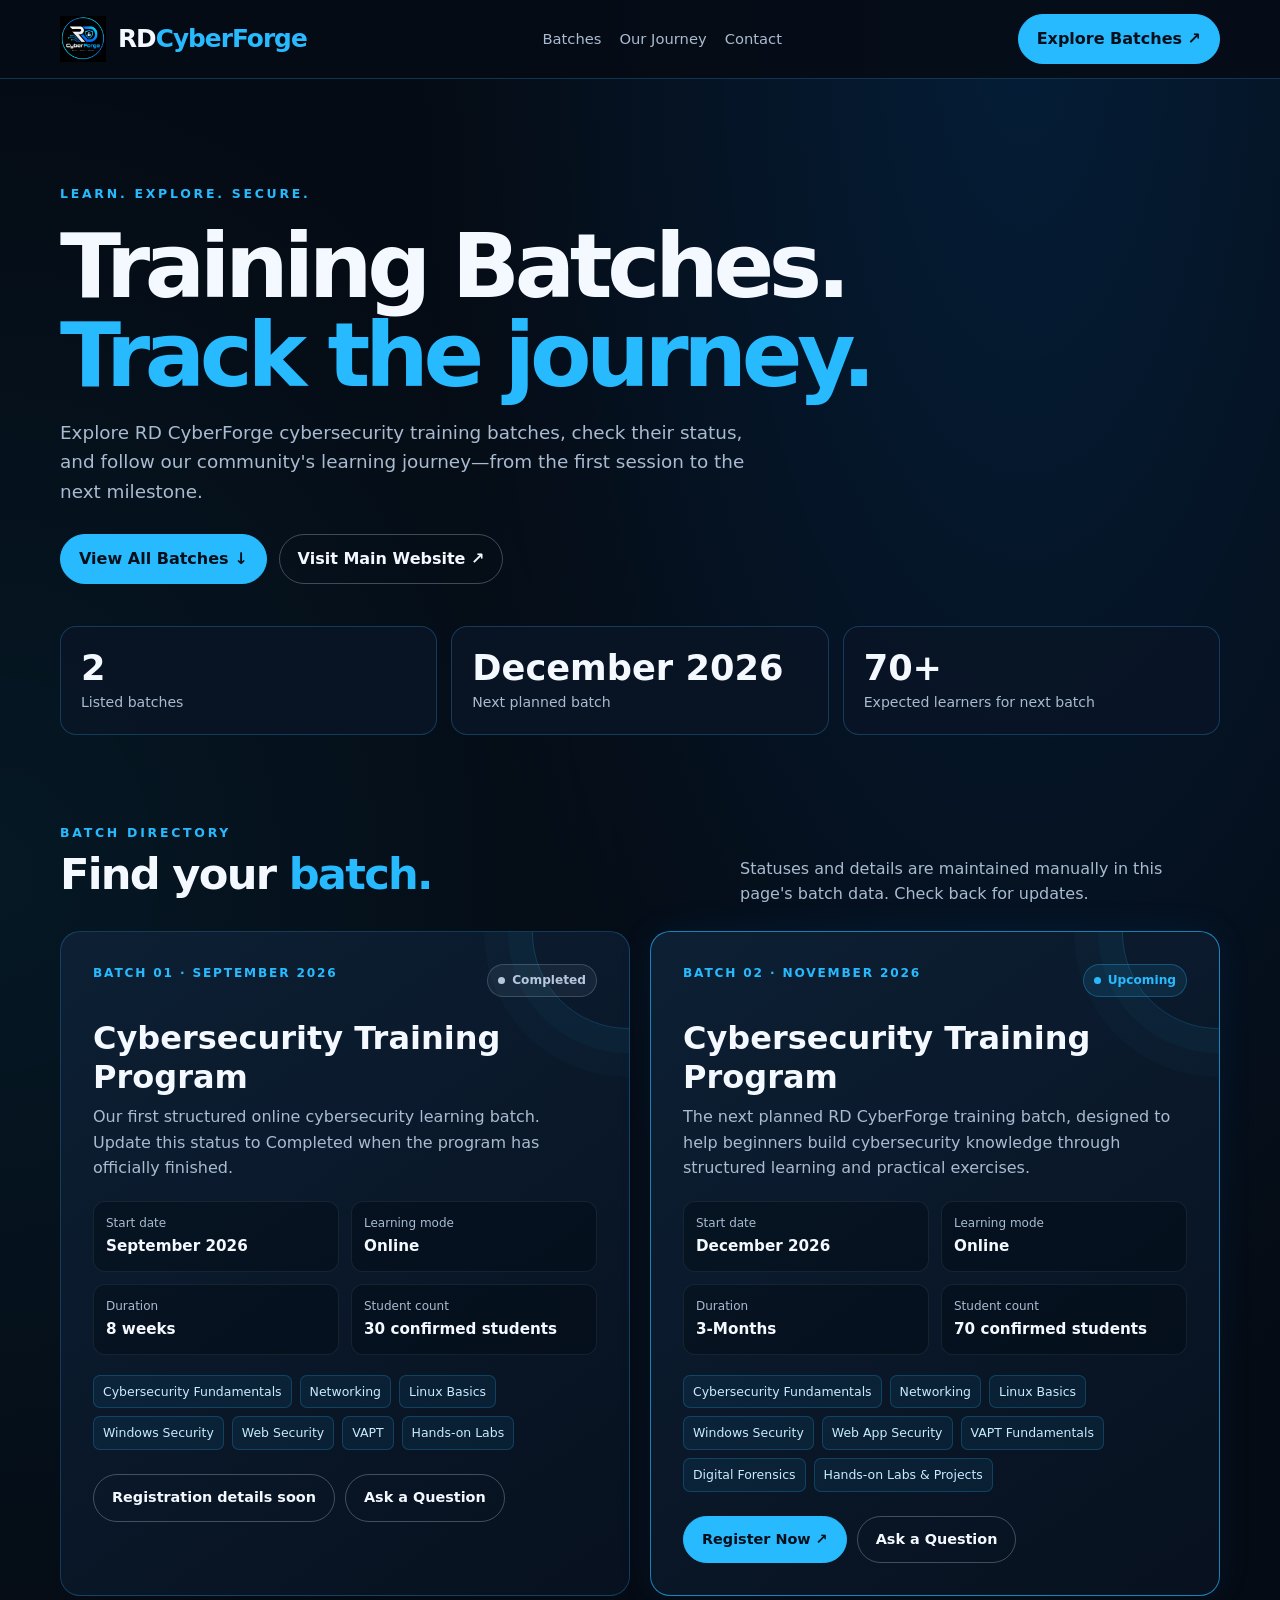
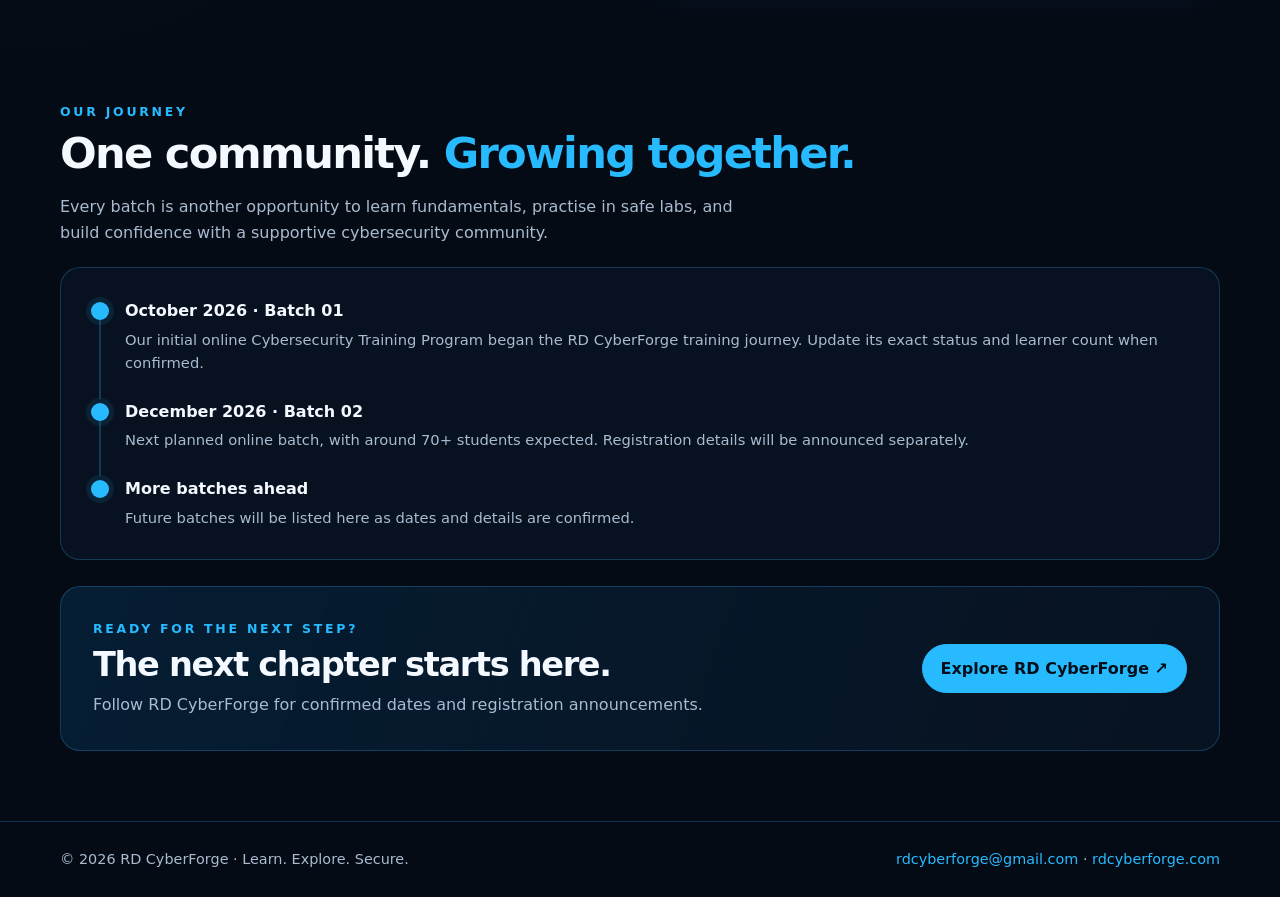
<file: batches.html>
<!doctype html>
<html lang="en">
<head>
  <meta charset="utf-8">
  <meta name="viewport" content="width=device-width, initial-scale=1">
  <meta name="theme-color" content="#07111f">
  <meta name="description" content="Explore current and upcoming cybersecurity training batches from RD CyberForge. Learn. Explore. Secure.">
  <title>Training Batches | RD CyberForge</title>
  <style>
    :root {
      --bg: #050b14;
      --surface: #0a1626;
      --surface-2: #0d2035;
      --line: rgba(54, 177, 255, .25);
      --blue: #28baff;
      --blue-2: #0787e8;
      --text: #f4f8ff;
      --muted: #a9bbd0;
      --green: #4ade80;
      --amber: #fbbf24;
      --radius: 20px;
      --width: 1160px;
    }
    * { box-sizing: border-box; }
    html { scroll-behavior: smooth; }
    body {
      margin: 0; color: var(--text); background:
        radial-gradient(ellipse at 80% 0%, rgba(0, 132, 255, .15), transparent 42%),
        radial-gradient(ellipse at 0% 35%, rgba(0, 195, 255, .07), transparent 35%),
        var(--bg);
      font-family: Inter, ui-sans-serif, system-ui, -apple-system, BlinkMacSystemFont, "Segoe UI", sans-serif;
      line-height: 1.6;
    }
    a { color: inherit; }
    .wrap { width: min(var(--width), calc(100% - 40px)); margin-inline: auto; }
    .site-header { border-bottom: 1px solid var(--line); background: rgba(5, 11, 20, .86); }
    .nav { min-height: 78px; display: flex; align-items: center; justify-content: space-between; gap: 24px; }
    .brand { display: inline-flex; align-items: center; gap: 12px; text-decoration: none; font-weight: 850; letter-spacing: -.04em; font-size: clamp(1.1rem, 2.8vw, 1.55rem); }
    .brand-mark { width: 42px; height: 42px; display: grid; place-items: center; border: 2px solid var(--blue); color: var(--blue); font-weight: 900; clip-path: polygon(50% 0, 94% 18%, 94% 70%, 50% 100%, 6% 70%, 6% 18%); }
    .brand-logo {
  width: 46px;
  height: 46px;
  object-fit: contain;
  display: block;
  flex-shrink: 0;
    }
    .brand span span { color: var(--blue); }
    .nav-links { display: flex; flex-wrap: wrap; gap: 18px; align-items: center; }
    .nav-links a { color: var(--muted); text-decoration: none; font-size: .92rem; }
    .nav-links a:hover, .nav-links a:focus-visible { color: var(--blue); }
    .nav-cta, .button { display: inline-flex; align-items: center; justify-content: center; border-radius: 999px; padding: 11px 18px; border: 1px solid var(--blue); text-decoration: none; font-weight: 750; transition: transform .2s, background .2s; }
    .nav-cta, .button.primary { background: var(--blue); color: #03101b; }
    .button.secondary { color: var(--text); background: transparent; border-color: rgba(169,187,208,.35); }
    .button:hover { transform: translateY(-2px); }
    .hero { padding: clamp(58px, 9vw, 105px) 0 52px; }
    .eyebrow { color: var(--blue); text-transform: uppercase; letter-spacing: .22em; font-size: .78rem; font-weight: 850; }
    h1 { font-size: clamp(2.6rem, 7vw, 5.7rem); line-height: .99; letter-spacing: -.06em; margin: 18px 0; max-width: 900px; }
    h1 span, .gradient-text { color: var(--blue); }
    .hero p { max-width: 720px; color: var(--muted); font-size: clamp(1rem, 2vw, 1.15rem); }
    .hero-actions { display: flex; flex-wrap: wrap; gap: 12px; margin-top: 28px; }
    .stats { display: grid; grid-template-columns: repeat(3, 1fr); gap: 14px; margin-top: 42px; }
    .stat { padding: 20px; background: rgba(10,22,38,.86); border: 1px solid var(--line); border-radius: 16px; }
    .stat strong { display: block; font-size: clamp(1.5rem, 3vw, 2.2rem); line-height: 1.2; }
    .stat span { color: var(--muted); font-size: .88rem; }
    .section { padding: 36px 0 70px; }
    .section-heading { display: flex; align-items: end; justify-content: space-between; gap: 24px; margin-bottom: 24px; }
    h2 { font-size: clamp(1.8rem, 4vw, 2.7rem); line-height: 1.1; letter-spacing: -.04em; margin: 8px 0; }
    .section-heading p { max-width: 480px; margin: 0; color: var(--muted); }
    .batch-grid { display: grid; grid-template-columns: repeat(2, minmax(0, 1fr)); gap: 20px; }
    .batch-card { position: relative; overflow: hidden; border: 1px solid var(--line); border-radius: var(--radius); background: linear-gradient(145deg, rgba(13,32,53,.98), rgba(7,17,31,.98)); padding: clamp(22px, 4vw, 32px); }
    .batch-card::after { content: ""; position: absolute; width: 190px; height: 190px; right: -95px; top: -95px; border: 1px solid rgba(40,186,255,.22); border-radius: 50%; box-shadow: 0 0 0 24px rgba(40,186,255,.035), 0 0 0 48px rgba(40,186,255,.025); pointer-events: none; }
    .batch-card.featured { border-color: rgba(40,186,255,.65); box-shadow: 0 0 36px rgba(0,137,255,.08); }
    .card-top { display: flex; align-items: start; justify-content: space-between; gap: 12px; position: relative; z-index: 1; }
    .batch-number { color: var(--blue); text-transform: uppercase; font-size: .76rem; font-weight: 850; letter-spacing: .15em; }
    .status { display: inline-flex; align-items: center; gap: 7px; border-radius: 999px; padding: 6px 10px; font-size: .76rem; font-weight: 800; white-space: nowrap; border: 1px solid rgba(169,187,208,.25); background: rgba(169,187,208,.08); }
    .status::before { content: ""; width: 7px; height: 7px; border-radius: 50%; background: currentColor; }
    .status.upcoming { color: var(--blue); background: rgba(40,186,255,.1); border-color: rgba(40,186,255,.3); }
    .status.open { color: var(--green); background: rgba(74,222,128,.08); border-color: rgba(74,222,128,.25); }
    .status.progress { color: var(--amber); background: rgba(251,191,36,.08); border-color: rgba(251,191,36,.25); }
    .status.completed { color: #b6c6dc; }
    .batch-card h3 { position: relative; z-index: 1; font-size: clamp(1.45rem, 3vw, 2rem); line-height: 1.2; margin: 22px 0 8px; }
    .batch-desc { color: var(--muted); margin: 0 0 20px; }
    .meta { display: grid; grid-template-columns: repeat(2, minmax(0,1fr)); gap: 12px; margin: 20px 0; }
    .meta-item { padding: 12px; background: rgba(2,9,18,.38); border-radius: 12px; border: 1px solid rgba(169,187,208,.1); }
    .meta-item span { display: block; color: var(--muted); font-size: .75rem; }
    .meta-item strong { font-size: .95rem; }
    .topics { display: flex; flex-wrap: wrap; gap: 8px; margin: 18px 0 24px; }
    .topics span { font-size: .78rem; color: #c9eaff; border: 1px solid rgba(40,186,255,.22); background: rgba(40,186,255,.07); padding: 6px 9px; border-radius: 7px; }
    .card-actions { display: flex; flex-wrap: wrap; gap: 10px; }
    .card-actions .button { font-size: .9rem; }
    .timeline { margin-top: 22px; border: 1px solid var(--line); background: rgba(10,22,38,.65); border-radius: var(--radius); padding: clamp(20px, 4vw, 30px); }
    .timeline-row { display: grid; grid-template-columns: 18px 1fr; gap: 16px; padding-bottom: 24px; position: relative; }
    .timeline-row:last-child { padding-bottom: 0; }
    .timeline-row:not(:last-child)::before { content: ""; position: absolute; left: 8px; top: 18px; bottom: 0; width: 2px; background: var(--line); }
    .dot { width: 18px; height: 18px; border-radius: 50%; background: var(--blue); box-shadow: 0 0 0 5px rgba(40,186,255,.1); margin-top: 4px; }
    .timeline-row h3 { margin: 0 0 4px; font-size: 1rem; }
    .timeline-row p { margin: 0; color: var(--muted); font-size: .92rem; }
    .callout { margin-top: 26px; border: 1px solid var(--line); border-radius: var(--radius); padding: clamp(22px, 4vw, 32px); display: flex; justify-content: space-between; align-items: center; gap: 24px; background: linear-gradient(110deg, rgba(7,135,232,.15), rgba(10,22,38,.7)); }
    .callout p { margin: 8px 0 0; color: var(--muted); }
    footer { border-top: 1px solid var(--line); padding: 26px 0; color: var(--muted); font-size: .9rem; }
    .footer-inner { display: flex; justify-content: space-between; flex-wrap: wrap; gap: 12px; }
    .footer-inner a { color: var(--blue); text-decoration: none; }
    @media (max-width: 760px) {
      .nav { align-items: flex-start; padding: 16px 0; flex-direction: column; }
      .nav-links { gap: 12px; }
      .stats { grid-template-columns: 1fr; }
      .batch-grid { grid-template-columns: 1fr; }
      .section-heading, .callout { align-items: flex-start; flex-direction: column; }
    }
    @media (max-width: 430px) {
      .wrap { width: min(var(--width), calc(100% - 28px)); }
      .meta { grid-template-columns: 1fr; }
      .nav-cta { display: none; }
    }
    @media (prefers-reduced-motion: reduce) { html { scroll-behavior: auto; } *, *::before, *::after { transition: none !important; } }
  </style>
</head>
<body>
  <header class="site-header">
    <div class="wrap nav">
      
<a class="brand" href="index.html" aria-label="RD CyberForge home">
  <img
    src="assets/logo.jpeg"
    alt="RD CyberForge Logo"
    class="brand-logo"
  >
  <span>RD<span>CyberForge</span></span>
</a>

      <nav class="nav-links" aria-label="Main navigation">
        <a href="#batches">Batches</a>
        <a href="#journey">Our Journey</a>
        <a
  href="https://mail.google.com/mail/?view=cm&fs=1&to=rdcyberforge%40gmail.com"
  target="_blank"
  rel="noopener noreferrer"
>
  Contact
</a>

      </nav>
      <a class="nav-cta" href="#batches">Explore Batches ↗</a>
    </div>
  </header>

  <main>
    <section class="hero">
      <div class="wrap">
        <div class="eyebrow">Learn. Explore. Secure.</div>
        <h1>Training Batches.<br><span>Track the journey.</span></h1>
        <p>Explore RD CyberForge cybersecurity training batches, check their status, and follow our community's learning journey—from the first session to the next milestone.</p>
        <div class="hero-actions">
          <a class="button primary" href="#batches">View All Batches ↓</a>
          <a class="button secondary" href="https://www.rdcyberforge.com/">Visit Main Website ↗</a>
        </div>
        <div class="stats" aria-label="Batch overview">
          <div class="stat"><strong id="total-batches">2</strong><span>Listed batches</span></div>
          <div class="stat"><strong>December 2026</strong><span>Next planned batch</span></div>
          <div class="stat"><strong>70+</strong><span>Expected learners for next batch</span></div>
        </div>
      </div>
    </section>

    <section class="section" id="batches">
      <div class="wrap">
        <div class="section-heading">
          <div><div class="eyebrow">Batch directory</div><h2>Find your <span class="gradient-text">batch.</span></h2></div>
          <p>Statuses and details are maintained manually in this page's batch data. Check back for updates.</p>
        </div>
        <div class="batch-grid" id="batch-grid" aria-live="polite"></div>
        <noscript><p>Please enable JavaScript to view the batch cards. For a no-JavaScript version, add the batch details directly into the HTML.</p></noscript>
      </div>
    </section>

    <section class="section" id="journey">
      <div class="wrap">
        <div class="eyebrow">Our journey</div>
        <h2>One community. <span class="gradient-text">Growing together.</span></h2>
        <p style="color:var(--muted);max-width:700px">Every batch is another opportunity to learn fundamentals, practise in safe labs, and build confidence with a supportive cybersecurity community.</p>
        <div class="timeline">
          <div class="timeline-row"><span class="dot"></span><div><h3>October 2026 · Batch 01</h3><p>Our initial online Cybersecurity Training Program began the RD CyberForge training journey. Update its exact status and learner count when confirmed.</p></div></div>
          <div class="timeline-row"><span class="dot"></span><div><h3>December 2026 · Batch 02</h3><p>Next planned online batch, with around 70+ students expected. Registration details will be announced separately.</p></div></div>
          <div class="timeline-row"><span class="dot"></span><div><h3>More batches ahead</h3><p>Future batches will be listed here as dates and details are confirmed.</p></div></div>
        </div>
        <div class="callout">
          <div><div class="eyebrow">Ready for the next step?</div><h2 style="font-size:clamp(1.5rem,3vw,2.1rem)">The next chapter starts here.</h2><p>Follow RD CyberForge for confirmed dates and registration announcements.</p></div>
          <a class="button primary" href="https://www.rdcyberforge.com/">Explore RD CyberForge ↗</a>
        </div>
      </div>
    </section>
  </main>

  <footer>
    <div class="wrap footer-inner">
      <span>© <span id="year">2026</span> RD CyberForge · Learn. Explore. Secure.</span>
      <span>
<a href="https://mail.google.com/mail/?view=cm&fs=1&to=rdcyberforge%40gmail.com"
   target="_blank"
   rel="noopener noreferrer">
  rdcyberforge@gmail.com
</a>
 · <a href="https://www.rdcyberforge.com/">rdcyberforge.com</a></span>
    </div>
  </footer>

  <script>
    /*
      MANUAL BATCH MANAGEMENT:
      Edit the objects in the batches array below.
      status must be one of: "Upcoming", "Registration Open", "In Progress", "Completed".
      Use registrationUrl: "" until you have a confirmed registration link.
      Update expectedStudents only when the number is an estimate; use confirmedStudents only for verified enrolments.
    */
    const batches = [
      {
        id: "batch-01",
        name: "Cybersecurity Training Program",
        number: "Batch 01",
        month: "September 2026",
        startDate: "September 2026",
        mode: "Online",
        duration: "8 weeks",
        status: "Completed",
        description: "Our first structured online cybersecurity learning batch. Update this status to Completed when the program has officially finished.",
        expectedStudents: 30,
        confirmedStudents: 30,
        topics: ["Cybersecurity Fundamentals", "Networking", "Linux Basics", "Windows Security", "Web Security", "VAPT", "Hands-on Labs"],
      },
      {
        id: "batch-02",
        name: "Cybersecurity Training Program",
        number: "Batch 02",
        month: "November 2026",
        startDate: "December 2026 ",
        mode: "Online",
        duration: "3-Months",
        status: "Upcoming",
        description: "The next planned RD CyberForge training batch, designed to help beginners build cybersecurity knowledge through structured learning and practical exercises.",
        expectedStudents: 70,
        confirmedStudents: 70,
        topics: ["Cybersecurity Fundamentals", "Networking", "Linux Basics", "Windows Security", "Web App Security", "VAPT Fundamentals", "Digital Forensics", "Hands-on Labs & Projects"],
        registrationUrl: "https://forms.gle/6zW4qHWSKswmbNCA7"
      }
    ];

    const escapeHTML = (value) => String(value ?? "").replace(/[&<>"']/g, (ch) => ({
      "&": "&amp;", "<": "&lt;", ">": "&gt;", '"': "&quot;", "'": "&#39;"
    }[ch]));

    const statusClass = (status) => ({
      "Upcoming": "upcoming",
      "Registration Open": "open",
      "In Progress": "progress",
      "Completed": "completed"
    }[status] || "upcoming");

    function renderBatches() {
      const grid = document.getElementById("batch-grid");
      document.getElementById("total-batches").textContent = batches.length;
      grid.innerHTML = batches.map((batch) => {
        const studentLine = batch.confirmedStudents !== null && batch.confirmedStudents !== undefined
          ? `${escapeHTML(batch.confirmedStudents)} confirmed students`
          : (batch.expectedStudents ? escapeHTML(batch.expectedStudents) : "To be announced");
        const topics = (batch.topics || []).map((topic) => `<span>${escapeHTML(topic)}</span>`).join("");
        const registration = batch.registrationUrl
          ? `<a class="button primary" href="${escapeHTML(batch.registrationUrl)}" target="_blank" rel="noopener noreferrer">Register Now ↗</a>`
          : `<span class="button secondary" aria-label="Registration link not yet available">Registration details soon</span>`;
        return `
          <article class="batch-card ${batch.status === "Upcoming" || batch.status === "Registration Open" ? "featured" : ""}">
            <div class="card-top">
              <span class="batch-number">${escapeHTML(batch.number)} · ${escapeHTML(batch.month)}</span>
              <span class="status ${statusClass(batch.status)}">${escapeHTML(batch.status)}</span>
            </div>
            <h3>${escapeHTML(batch.name)}</h3>
            <p class="batch-desc">${escapeHTML(batch.description)}</p>
            <div class="meta">
              <div class="meta-item"><span>Start date</span><strong>${escapeHTML(batch.startDate)}</strong></div>
              <div class="meta-item"><span>Learning mode</span><strong>${escapeHTML(batch.mode)}</strong></div>
              <div class="meta-item"><span>Duration</span><strong>${escapeHTML(batch.duration)}</strong></div>
              <div class="meta-item"><span>Student count</span><strong>${studentLine}</strong></div>
            </div>
            <div class="topics" aria-label="Topics covered">${topics}</div>
            <div class="card-actions">${registration}<a class="button secondary" href="mailto:rdcyberforge@gmail.com?subject=${encodeURIComponent("Query about " + batch.number)}">Ask a Question</a></div>
          </article>`;
      }).join("");
    }

    document.getElementById("year").textContent = new Date().getFullYear();
    renderBatches();
  </script>
</body>
</html>
</file>
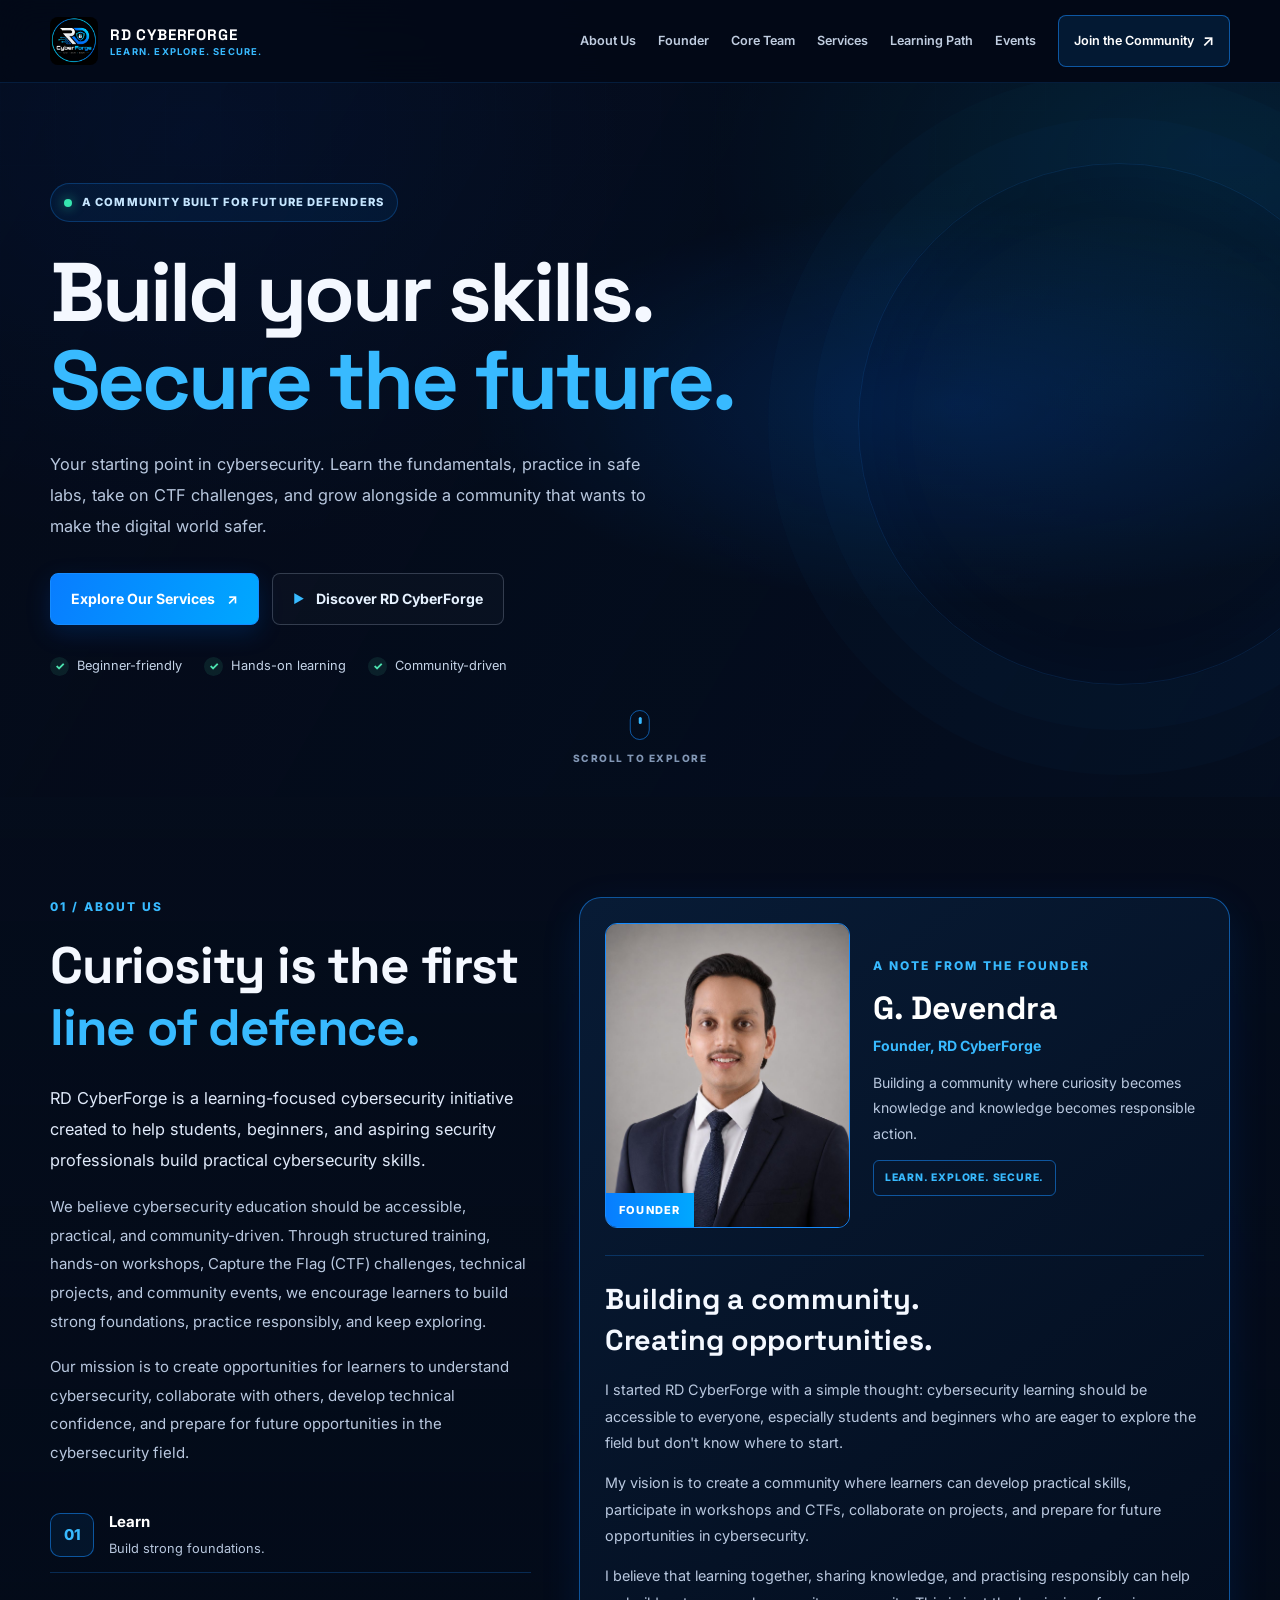
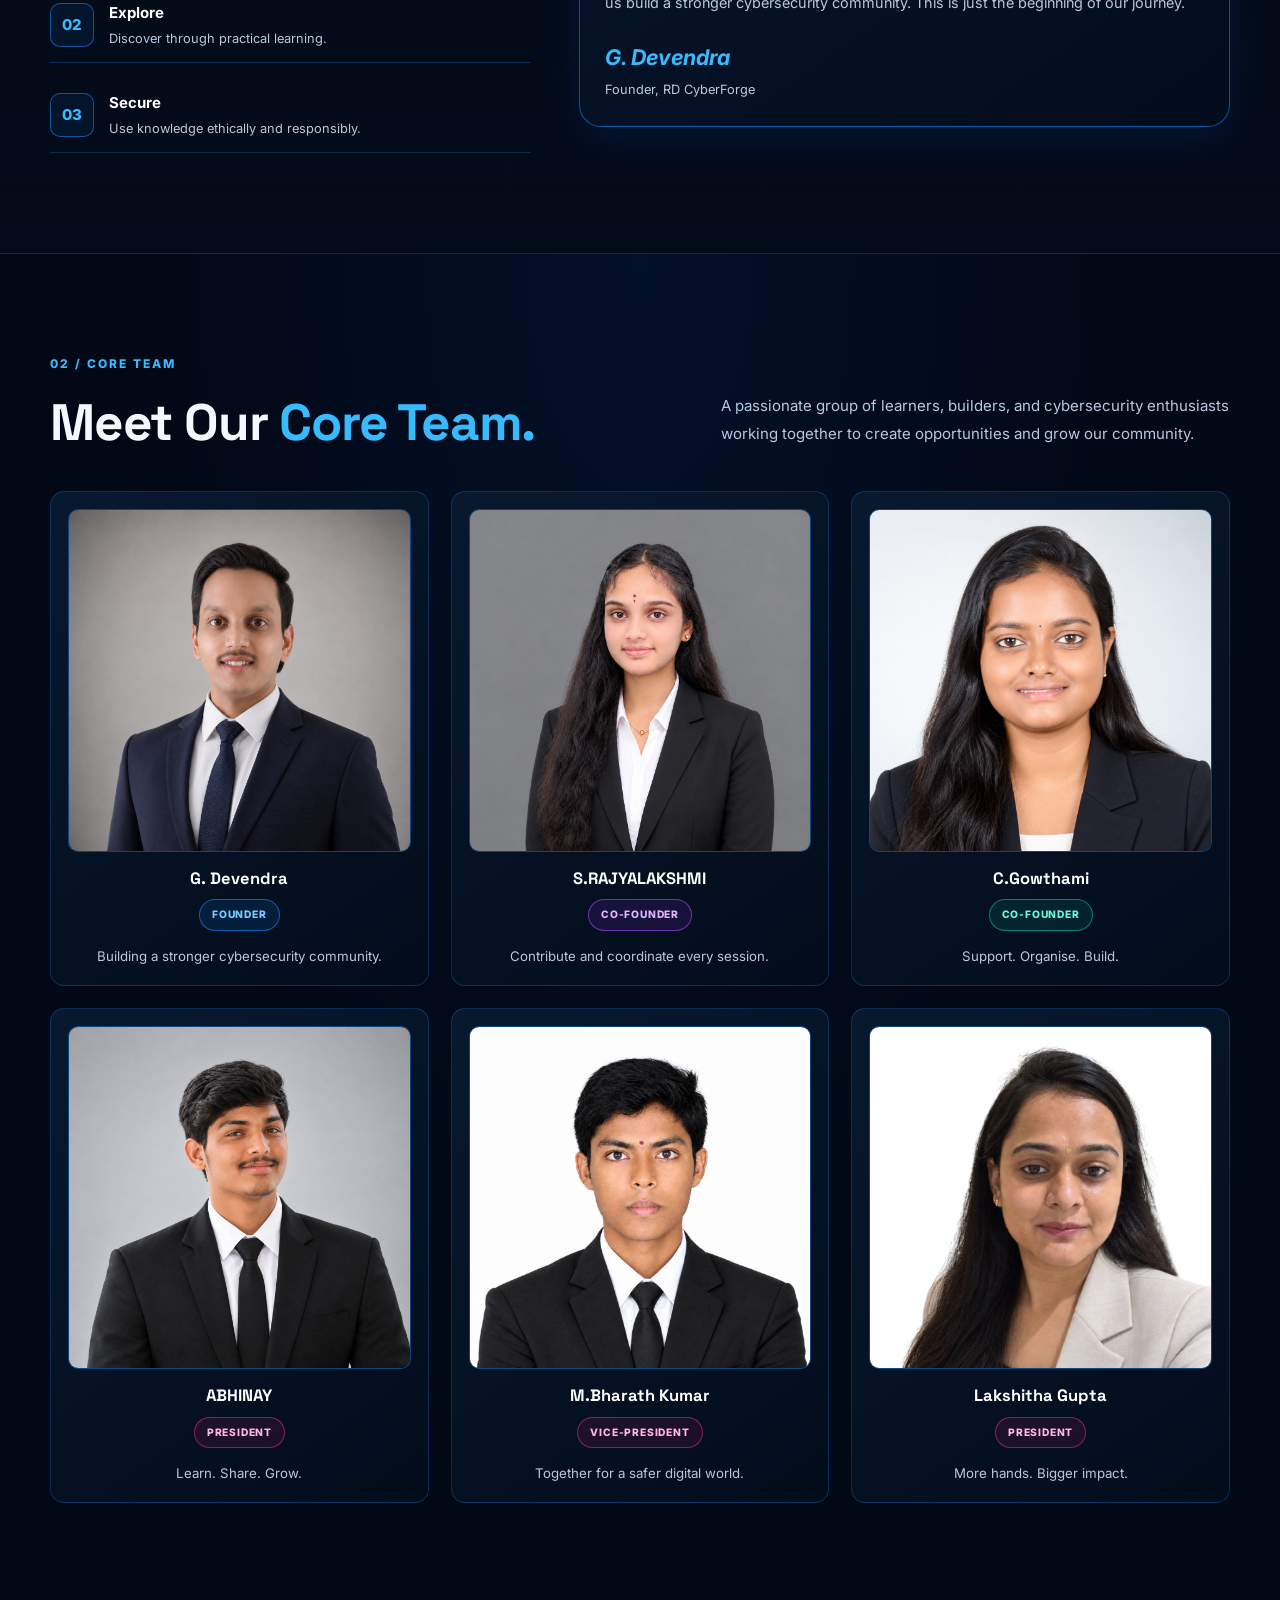
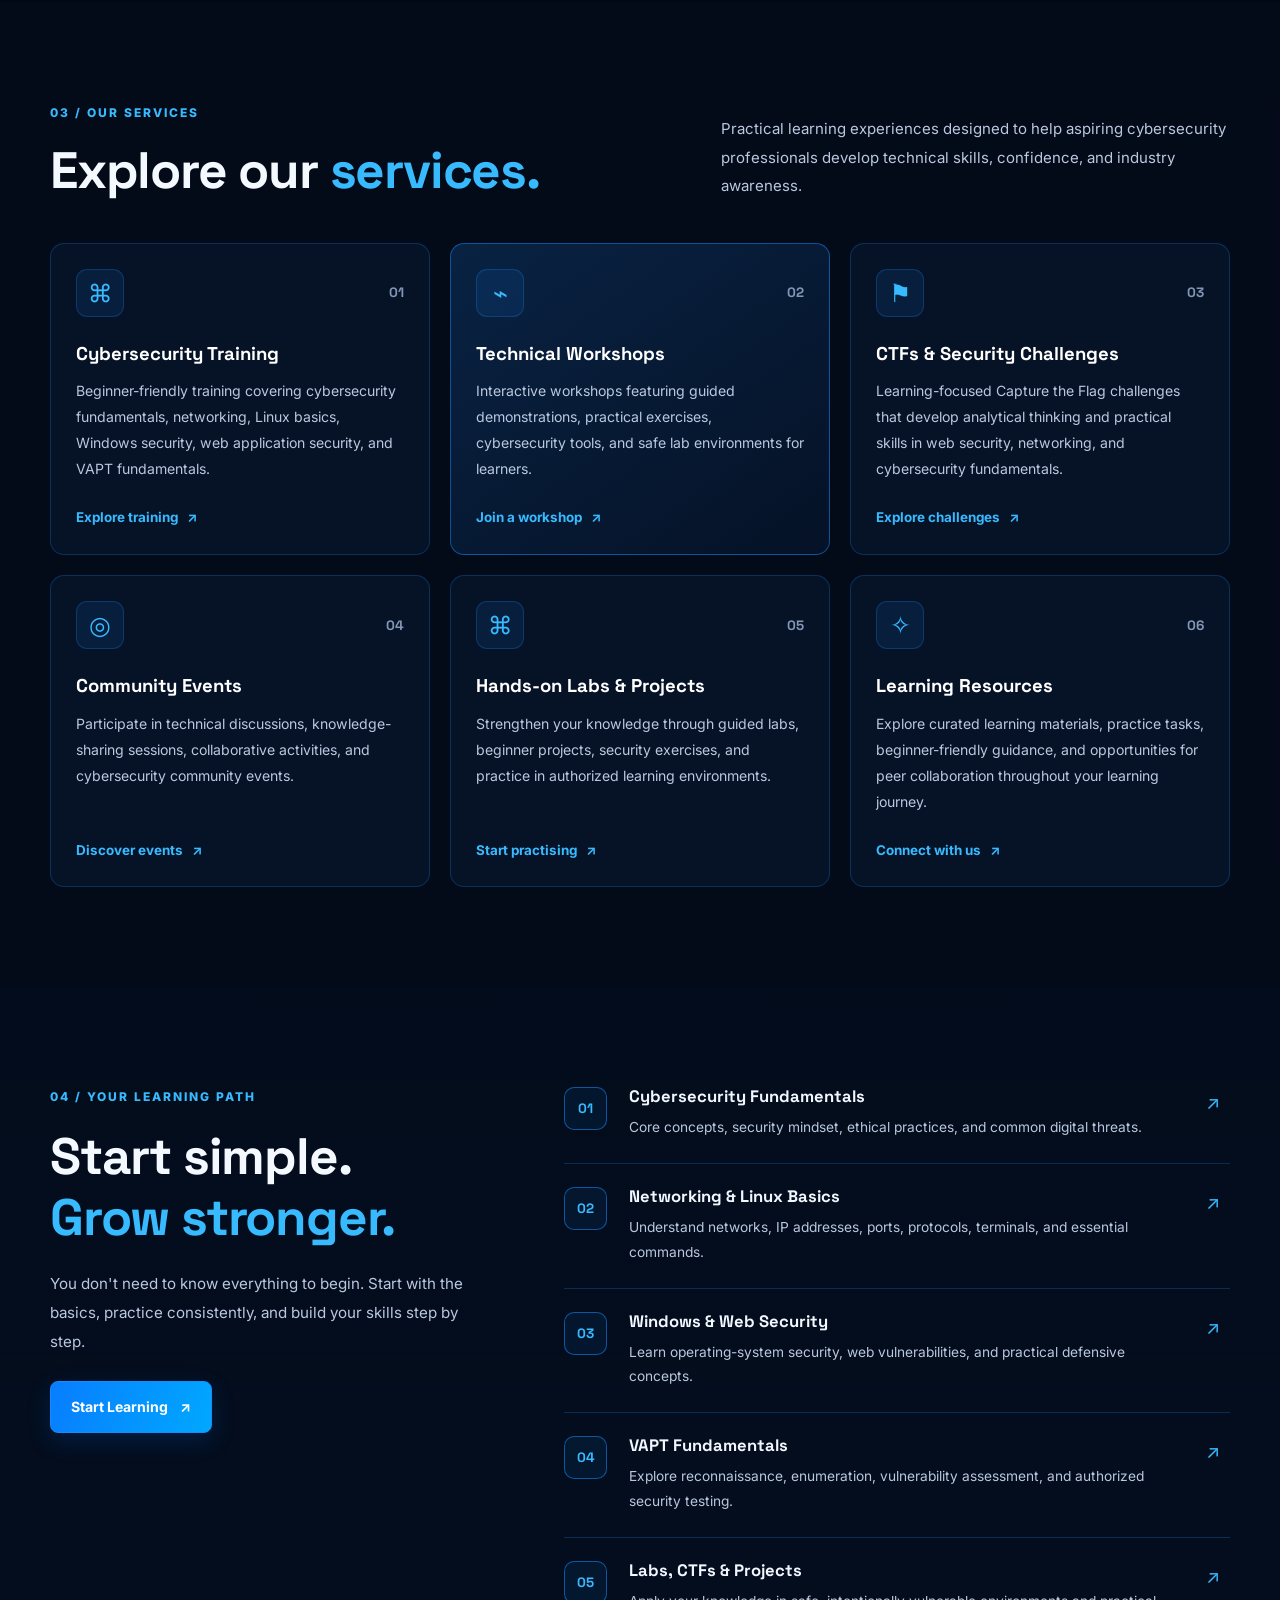
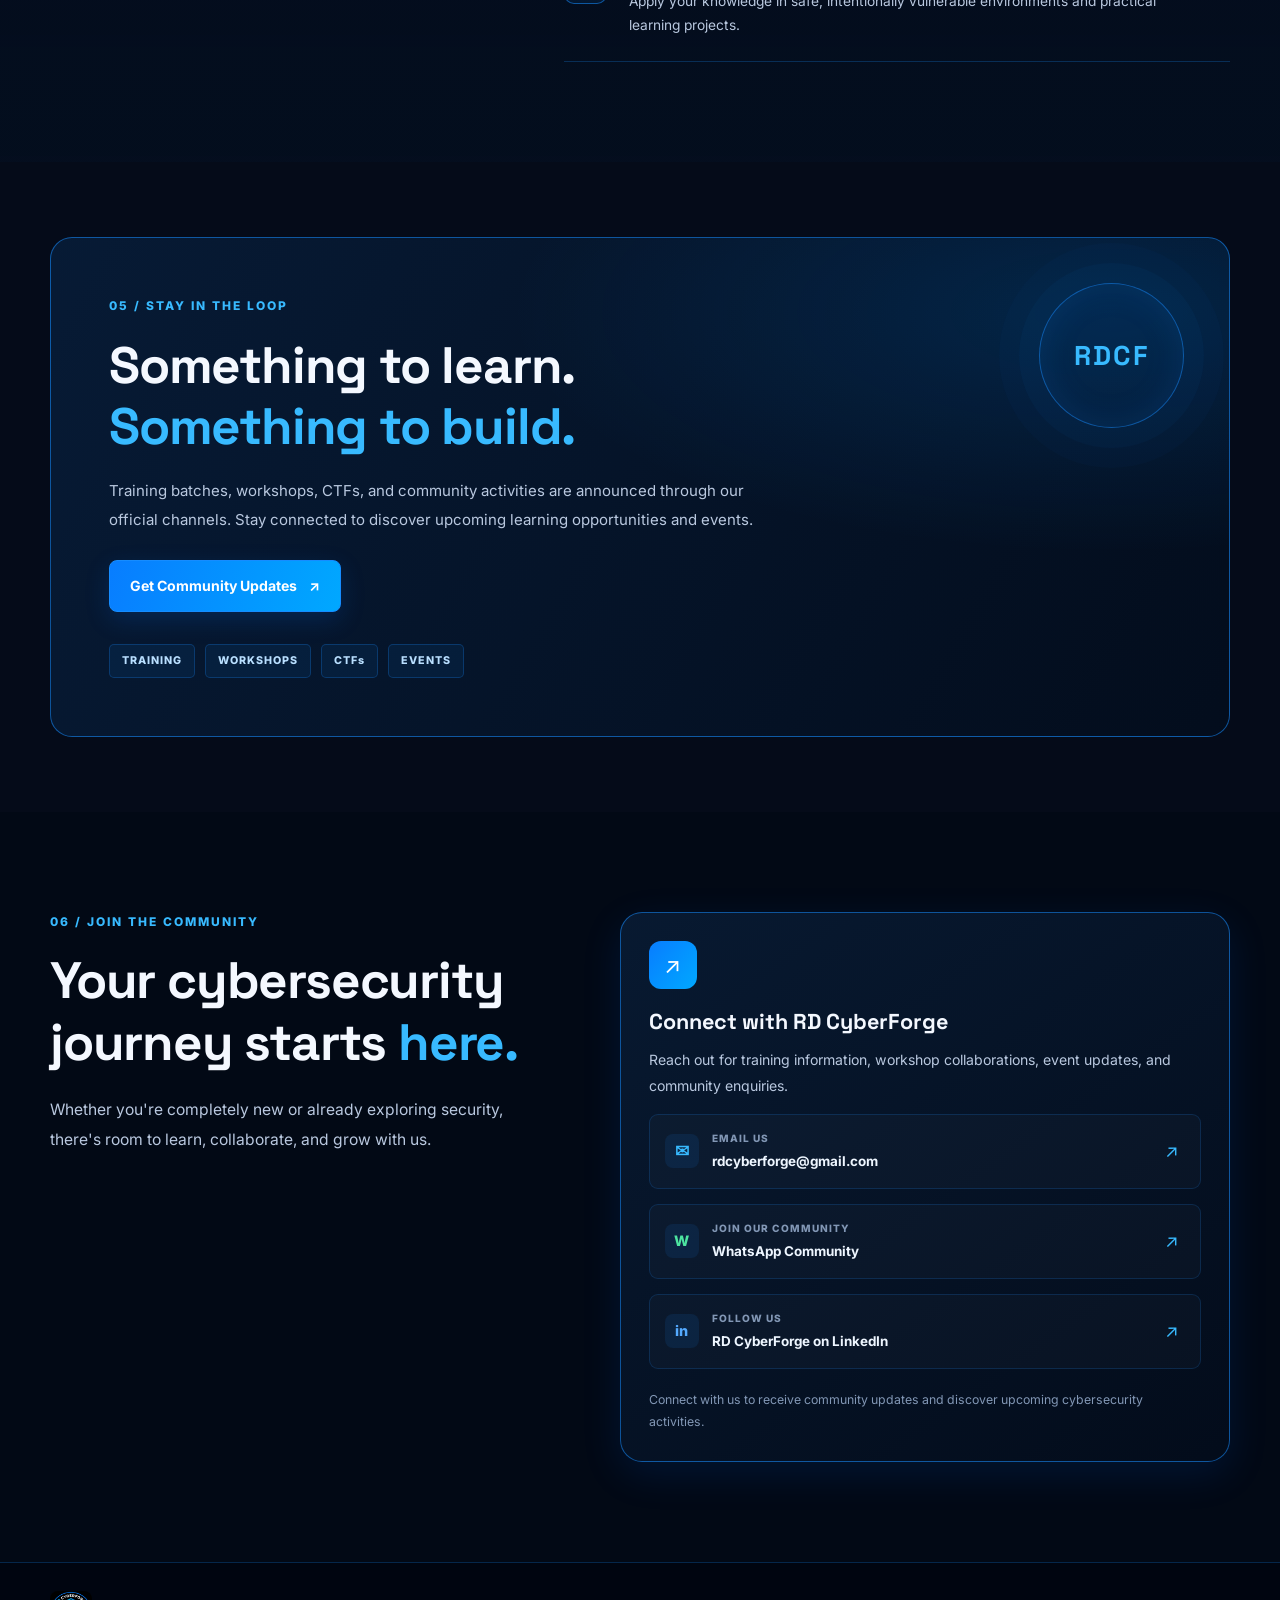
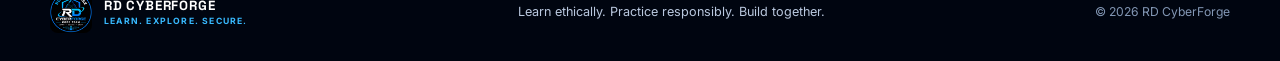
<file: index_2.html>
<!DOCTYPE html>
<html lang="en">
<head>
  <meta charset="UTF-8">
  <meta name="viewport" content="width=device-width, initial-scale=1.0">
  <meta name="theme-color" content="#050b19">

  <meta name="description"
    content="RD CyberForge helps beginners explore cybersecurity through training, hands-on workshops, CTFs, projects, and community events.">

  <meta name="keywords"
    content="RD CyberForge, Cybersecurity Training, CTF, Cybersecurity Workshops, Ethical Hacking, VAPT, Cybersecurity Community">

  <meta name="author" content="G. Devendra, Founder of RD CyberForge">

  <title>RD CyberForge | Learn. Explore. Secure.</title>

  <link rel="preconnect" href="https://fonts.googleapis.com">
  <link rel="preconnect" href="https://fonts.gstatic.com" crossorigin>

  <link href="https://fonts.googleapis.com/css2?family=Inter:wght@400;500;600;700;800&family=Space+Grotesk:wght@400;500;600;700&display=swap"
    rel="stylesheet">

  <link rel="stylesheet" href="style.css">
</head>

<body>

  <div class="page-glow" aria-hidden="true"></div>

  <!-- ================= HEADER ================= -->

  <header class="site-header">
    <nav class="navbar container" aria-label="Main navigation">

      <a class="brand" href="#home" aria-label="RD CyberForge home">
        <img src="assets/logo.jpeg" alt="RD CyberForge logo">

        <span>
          <strong>RD CYBERFORGE</strong>
          <small>LEARN. EXPLORE. SECURE.</small>
        </span>
      </a>

      <button class="menu-toggle"
        id="menuToggle"
        aria-label="Open navigation menu"
        aria-expanded="false"
        aria-controls="navLinks">

        <span></span>
        <span></span>
        <span></span>
      </button>

      <div class="nav-links" id="navLinks">
        <a href="#about">About Us</a>
        <a href="#founder">Founder</a>
        <a href="#team">Core Team</a>
        <a href="#services">Services</a>
        <a href="#path">Learning Path</a>
        <a href="#events">Events</a>

        <a href="#contact" class="nav-cta">
          Join the Community <span>↗</span>
        </a>
      </div>

    </nav>
  </header>

  <main>

    <!-- ================= HERO ================= -->

    <section class="hero" id="home">

      <div class="hero-background" aria-hidden="true"></div>

      <div class="container hero-content">

        <div class="eyebrow">
          <span class="status-dot"></span>
          A COMMUNITY BUILT FOR FUTURE DEFENDERS
        </div>

        <h1>
          Build your skills.<br>
          <span>Secure the future.</span>
        </h1>

        <p class="hero-copy">
          Your starting point in cybersecurity. Learn the fundamentals,
          practice in safe labs, take on CTF challenges, and grow
          alongside a community that wants to make the digital world safer.
        </p>

        <div class="hero-actions">
          <a class="button button-primary" href="#services">
            Explore Our Services <span>↗</span>
          </a>

          <a class="button button-ghost" href="#about">
            <span class="play-icon">▶</span>
            Discover RD CyberForge
          </a>
        </div>

        <div class="hero-points">
          <span><i>✓</i> Beginner-friendly</span>
          <span><i>✓</i> Hands-on learning</span>
          <span><i>✓</i> Community-driven</span>
        </div>

      </div>

      <a class="scroll-cue"
        href="#about"
        aria-label="Scroll to About section">
        <span></span>
        SCROLL TO EXPLORE
      </a>

    </section>


    <!-- ================= ABOUT US ================= -->

    <section class="section about-section" id="about">
      <div class="container">

        <div class="about-founder-layout">

          <!-- ABOUT CONTENT -->

          <div class="about-intro">

            <div class="section-label">01 / ABOUT US</div>

            <h2>
              Curiosity is the first<br>
              <span>line of defence.</span>
            </h2>

            <p class="lead">
              RD CyberForge is a learning-focused cybersecurity initiative
              created to help students, beginners, and aspiring security
              professionals build practical cybersecurity skills.
            </p>

            <p>
              We believe cybersecurity education should be accessible,
              practical, and community-driven. Through structured training,
              hands-on workshops, Capture the Flag (CTF) challenges,
              technical projects, and community events, we encourage
              learners to build strong foundations, practice responsibly,
              and keep exploring.
            </p>

            <p>
              Our mission is to create opportunities for learners to
              understand cybersecurity, collaborate with others, develop
              technical confidence, and prepare for future opportunities
              in the cybersecurity field.
            </p>

            <!-- OUR VALUES -->

            <div class="founder-values">

              <div class="founder-value">
                <span>01</span>
                <div>
                  <strong>Learn</strong>
                  <small>Build strong foundations.</small>
                </div>
              </div>

              <div class="founder-value">
                <span>02</span>
                <div>
                  <strong>Explore</strong>
                  <small>Discover through practical learning.</small>
                </div>
              </div>

              <div class="founder-value">
                <span>03</span>
                <div>
                  <strong>Secure</strong>
                  <small>Use knowledge ethically and responsibly.</small>
                </div>
              </div>

            </div>
          </div>


          <!-- ================= FOUNDER ================= -->

          <div class="founder-panel" id="founder">

            <!-- PHOTO FIRST -->

            <div class="founder-profile-top">

              <div class="founder-photo-wrapper">
                <img
                  src="assets/Profile.jpeg"
                  alt="G. Devendra, Founder of RD CyberForge"
                  class="founder-photo"
                  loading="lazy">

                <span class="founder-photo-label">FOUNDER</span>
              </div>

              <div class="founder-details">

                <div class="section-label">
                  A NOTE FROM THE FOUNDER
                </div>

                <h3>G. Devendra</h3>

                <p class="founder-role">
                  Founder, RD CyberForge
                </p>

                <p>
                  Building a community where curiosity becomes knowledge
                  and knowledge becomes responsible action.
                </p>

                <div class="founder-tagline">
                  LEARN. EXPLORE. SECURE.
                </div>

              </div>
            </div>


            <!-- FOUNDER MESSAGE -->

            <div class="founder-thoughts">

              <h3>
                Building a community.<br>
                <span>Creating opportunities.</span>
              </h3>

              <p>
                I started RD CyberForge with a simple thought:
                cybersecurity learning should be accessible to everyone,
                especially students and beginners who are eager to explore
                the field but don't know where to start.
              </p>

              <p>
                My vision is to create a community where learners can
                develop practical skills, participate in workshops and
                CTFs, collaborate on projects, and prepare for future
                opportunities in cybersecurity.
              </p>

              <p>
                I believe that learning together, sharing knowledge,
                and practising responsibly can help us build a stronger
                cybersecurity community. This is just the beginning
                of our journey.
              </p>

              <div class="founder-signature">
                <strong>G. Devendra</strong>
                <small>Founder, RD CyberForge</small>
              </div>

            </div>
          </div>

        </div>
      </div>
    </section>


    <!-- ================= CORE TEAM ================= -->

    <section class="section core-team-section" id="team">
      <div class="container">

        <div class="core-team-heading">

          <div>
            <div class="section-label">02 / CORE TEAM</div>

            <h2>
              Meet Our <span>Core Team.</span>
            </h2>
          </div>

          <p>
            A passionate group of learners, builders, and cybersecurity
            enthusiasts working together to create opportunities
            and grow our community.
          </p>

        </div>


        <div class="core-team-grid">

          <!-- FOUNDER -->

          <article class="team-card">
            <div class="team-photo-wrapper">
              <img
                src="assets/Profile.jpeg"
                alt="G. Devendra, Founder"
                loading="lazy">
            </div>

            <h3>G. Devendra</h3>
            <span class="team-role role-founder">FOUNDER</span>

            <p>
              Building a stronger cybersecurity community.
            </p>
          </article>


          <!-- Co-Founder -->

          <article class="team-card">
            <div class="team-photo-wrapper">
              <img
                src="team/Raji.jpeg"
                alt="S.RAJYALAKSHMI, Co-Founder"
                loading="lazy">
            </div>

            <h3>S.RAJYALAKSHMI</h3>
            <span class="team-role role-president">CO-FOUNDER</span>

            <p>
              Contribute and coordinate every session.
            </p>
          </article>


          <!-- Co-Founder -->

          <article class="team-card">
            <div class="team-photo-wrapper">
              <img
                src="team/Gowthami.jpeg"
                alt="C.Gowthami, Co-Founder"
                loading="lazy">
            </div>

            <h3>C.Gowthami</h3>
            <span class="team-role role-vice">CO-FOUNDER</span>

            <p>
              Support. Organise. Build.
            </p>
          </article>


          <!-- ABHINAY -->

          <article class="team-card">
            <div class="team-photo-wrapper">
              <img
                src="team/Abhi.jpeg"
                alt="Abhinay, President"
                loading="lazy">
            </div>

            <h3>ABHINAY</h3>
            <span class="team-role role-member">PRESIDENT</span>

            <p>
              Learn. Share. Grow.
            </p>
          </article>


          <!-- M.BHARATH KUMAR -->

          <article class="team-card">
            <div class="team-photo-wrapper">
              <img
                src="team/Bharath.jpeg"
                alt="M.Bharath Kumar, Core Team"
                loading="lazy">
            </div>

            <h3>M.Bharath Kumar</h3>
            <span class="team-role role-member">VICE-PRESIDENT</span>

            <p>
              Together for a safer digital world.
            </p>
          </article>


          <!-- LAKSHITHA GUPTA -->

          <article class="team-card">
            <div class="team-photo-wrapper">
              <img
                src="team/Lakshitha Gupta.png"
                alt="Lakshitha Gupta, Core Team"
                loading="lazy">
            </div>

            <h3>Lakshitha Gupta</h3>
            <span class="team-role role-member">PRESIDENT</span>

            <p>
              More hands. Bigger impact.
            </p>
          </article>

        </div>
      </div>
    </section>


    <!-- ================= SERVICES ================= -->

    <section class="section services-section" id="services">
      <div class="container">

        <div class="section-heading">
          <div>
            <div class="section-label">03 / OUR SERVICES</div>

            <h2>
              Explore our <span>services.</span>
            </h2>
          </div>

          <p>
            Practical learning experiences designed to help aspiring
            cybersecurity professionals develop technical skills,
            confidence, and industry awareness.
          </p>
        </div>


        <div class="program-grid">

          <article class="program-card">
            <div class="card-top">
              <span class="card-icon">⌘</span>
              <span class="card-number">01</span>
            </div>

            <h3>Cybersecurity Training</h3>

            <p>
              Beginner-friendly training covering cybersecurity
              fundamentals, networking, Linux basics, Windows security,
              web application security, and VAPT fundamentals.
            </p>

            <a href="#contact" class="text-link">
              Explore training <span>↗</span>
            </a>
          </article>


          <article class="program-card featured-card">
            <div class="card-top">
              <span class="card-icon">⌁</span>
              <span class="card-number">02</span>
            </div>

            <h3>Technical Workshops</h3>

            <p>
              Interactive workshops featuring guided demonstrations,
              practical exercises, cybersecurity tools, and safe
              lab environments for learners.
            </p>

            <a href="#contact" class="text-link">
              Join a workshop <span>↗</span>
            </a>
          </article>


          <article class="program-card">
            <div class="card-top">
              <span class="card-icon">⚑</span>
              <span class="card-number">03</span>
            </div>

            <h3>CTFs &amp; Security Challenges</h3>

            <p>
              Learning-focused Capture the Flag challenges that develop
              analytical thinking and practical skills in web security,
              networking, and cybersecurity fundamentals.
            </p>

            <a href="#contact" class="text-link">
              Explore challenges <span>↗</span>
            </a>
          </article>


          <article class="program-card">
            <div class="card-top">
              <span class="card-icon">◎</span>
              <span class="card-number">04</span>
            </div>

            <h3>Community Events</h3>

            <p>
              Participate in technical discussions, knowledge-sharing
              sessions, collaborative activities, and cybersecurity
              community events.
            </p>

            <a href="#events" class="text-link">
              Discover events <span>↗</span>
            </a>
          </article>


          <article class="program-card">
            <div class="card-top">
              <span class="card-icon">⌘</span>
              <span class="card-number">05</span>
            </div>

            <h3>Hands-on Labs &amp; Projects</h3>

            <p>
              Strengthen your knowledge through guided labs, beginner
              projects, security exercises, and practice in authorized
              learning environments.
            </p>

            <a href="#path" class="text-link">
              Start practising <span>↗</span>
            </a>
          </article>


          <article class="program-card">
            <div class="card-top">
              <span class="card-icon">✧</span>
              <span class="card-number">06</span>
            </div>

            <h3>Learning Resources</h3>

            <p>
              Explore curated learning materials, practice tasks,
              beginner-friendly guidance, and opportunities for
              peer collaboration throughout your learning journey.
            </p>

            <a href="#contact" class="text-link">
              Connect with us <span>↗</span>
            </a>
          </article>

        </div>
      </div>
    </section>


    <!-- ================= LEARNING PATH ================= -->

    <section class="section path-section" id="path">
      <div class="container path-layout">

        <div class="path-intro">
          <div class="section-label">04 / YOUR LEARNING PATH</div>

          <h2>
            Start simple.<br>
            <span>Grow stronger.</span>
          </h2>

          <p>
            You don't need to know everything to begin. Start with the
            basics, practice consistently, and build your skills
            step by step.
          </p>

          <a class="button button-primary" href="#contact">
            Start Learning <span>↗</span>
          </a>
        </div>


        <div class="path-list">

          <div class="path-item">
            <span class="path-index">01</span>

            <div>
              <h3>Cybersecurity Fundamentals</h3>
              <p>
                Core concepts, security mindset, ethical practices,
                and common digital threats.
              </p>
            </div>

            <span class="path-arrow">↗</span>
          </div>


          <div class="path-item">
            <span class="path-index">02</span>

            <div>
              <h3>Networking &amp; Linux Basics</h3>
              <p>
                Understand networks, IP addresses, ports, protocols,
                terminals, and essential commands.
              </p>
            </div>

            <span class="path-arrow">↗</span>
          </div>


          <div class="path-item">
            <span class="path-index">03</span>

            <div>
              <h3>Windows &amp; Web Security</h3>
              <p>
                Learn operating-system security, web vulnerabilities,
                and practical defensive concepts.
              </p>
            </div>

            <span class="path-arrow">↗</span>
          </div>


          <div class="path-item">
            <span class="path-index">04</span>

            <div>
              <h3>VAPT Fundamentals</h3>
              <p>
                Explore reconnaissance, enumeration, vulnerability
                assessment, and authorized security testing.
              </p>
            </div>

            <span class="path-arrow">↗</span>
          </div>


          <div class="path-item">
            <span class="path-index">05</span>

            <div>
              <h3>Labs, CTFs &amp; Projects</h3>
              <p>
                Apply your knowledge in safe, intentionally vulnerable
                environments and practical learning projects.
              </p>
            </div>

            <span class="path-arrow">↗</span>
          </div>

        </div>
      </div>
    </section>


    <!-- ================= EVENTS ================= -->

    <section class="section events-section" id="events">
      <div class="container events-panel">

        <div class="events-orb" aria-hidden="true">
          <span>RDCF</span>
        </div>

        <div class="events-copy">
          <div class="section-label">05 / STAY IN THE LOOP</div>

          <h2>
            Something to learn.<br>
            <span>Something to build.</span>
          </h2>

          <p>
            Training batches, workshops, CTFs, and community activities
            are announced through our official channels. Stay connected
            to discover upcoming learning opportunities and events.
          </p>

          <a class="button button-primary" href="#contact">
            Get Community Updates <span>↗</span>
          </a>
        </div>

        <div class="event-tags">
          <span>TRAINING</span>
          <span>WORKSHOPS</span>
          <span>CTFs</span>
          <span>EVENTS</span>
        </div>

      </div>
    </section>


    <!-- ================= CONTACT ================= -->

    <section class="section contact-section" id="contact">
      <div class="container contact-grid">

        <div>
          <div class="section-label">06 / JOIN THE COMMUNITY</div>

          <h2>
            Your cybersecurity<br>
            journey starts <span>here.</span>
          </h2>

          <p class="contact-lead">
            Whether you're completely new or already exploring security,
            there's room to learn, collaborate, and grow with us.
          </p>
        </div>


        <div class="contact-card">

          <div class="contact-card-icon">↗</div>

          <h3>Connect with RD CyberForge</h3>

          <p>
            Reach out for training information, workshop collaborations,
            event updates, and community enquiries.
          </p>


          <!-- EMAIL -->

          <a class="contact-row"
             href="mailto:rdcyberforge@gmail.com">

            <span aria-hidden="true">✉</span>

            <span>
              <small>EMAIL US</small>
              <strong>rdcyberforge@gmail.com</strong>
            </span>

            <span class="row-arrow">↗</span>
          </a>


          <!-- WHATSAPP COMMUNITY -->

          <a class="contact-row"
             href="https://chat.whatsapp.com/EXB2U8dEiFB5escylsxkPp"
             target="_blank"
             rel="noopener noreferrer">

            <span class="social-icon whatsapp-icon"
                  aria-hidden="true">W</span>

            <span>
              <small>JOIN OUR COMMUNITY</small>
              <strong>WhatsApp Community</strong>
            </span>

            <span class="row-arrow">↗</span>
          </a>


          <!-- LINKEDIN -->

          <a class="contact-row"
             href="https://www.linkedin.com/company/rd-cyberforge/"
             target="_blank"
             rel="noopener noreferrer">

            <span class="social-icon linkedin-icon"
                  aria-hidden="true">in</span>

            <span>
              <small>FOLLOW US</small>
              <strong>RD CyberForge on LinkedIn</strong>
            </span>

            <span class="row-arrow">↗</span>
          </a>


          <p class="link-note">
            Connect with us to receive community updates and
            discover upcoming cybersecurity activities.
          </p>

        </div>
      </div>
    </section>

  </main>


  <!-- ================= FOOTER ================= -->

  <footer class="site-footer">
    <div class="container footer-inner">

      <a class="brand footer-brand" href="#home">
        <img
          src="assets/rd-cyberforge-logo.jpeg"
          alt="RD CyberForge logo">

        <span>
          <strong>RD CYBERFORGE</strong>
          <small>LEARN. EXPLORE. SECURE.</small>
        </span>
      </a>

      <p>
        Learn ethically. Practice responsibly. Build together.
      </p>

      <span class="copyright">
        © <span id="year"></span> RD CyberForge
      </span>

    </div>
  </footer>


  <!-- ================= JAVASCRIPT ================= -->

  <script src="script.js"></script>

</body>
</html>
</file>
<file: style.css>
/* =========================================================

   RD CYBERFORGE — COMPLETE WEBSITE STYLESHEET

   Theme: Dark Cybersecurity / Neon Blue

   Tagline: Learn. Explore. Secure.

========================================================= */



/* ================= ROOT VARIABLES ================= */



:root {

  --bg: #050b19;

  --bg-deep: #020711;

  --bg-card: #08152b;

  --bg-card-hover: #0b1c36;



  --blue: #168cff;

  --blue-light: #38baff;

  --blue-bright: #00c8ff;



  --text: #f4f8ff;

  --text-muted: #b9c8df;

  --text-dim: #8297b5;



  --border: rgba(22, 140, 255, 0.25);

  --border-strong: rgba(22, 140, 255, 0.55);



  --font-main: "Inter", sans-serif;

  --font-heading: "Space Grotesk", sans-serif;



  --container: 1180px;



  --radius-sm: 8px;

  --radius-md: 14px;

  --radius-lg: 22px;



  --shadow-blue: 0 12px 40px rgba(0, 110, 255, 0.12);

  --transition: 0.25s ease;

}





/* ================= RESET ================= */



* {

  margin: 0;

  padding: 0;

  box-sizing: border-box;

}



html {

  scroll-behavior: smooth;

  scroll-padding-top: 100px;

}



body {

  min-height: 100vh;

  overflow-x: hidden;

  background: var(--bg);

  color: var(--text);

  font-family: var(--font-main);

  font-size: 15px;

  line-height: 1.7;

  -webkit-font-smoothing: antialiased;

}



body,

button,

input,

textarea {

  font-family: var(--font-main);

}



button,

a {

  -webkit-tap-highlight-color: transparent;

}



a {

  color: inherit;

  text-decoration: none;

}



img {

  display: block;

  max-width: 100%;

}



button {

  color: inherit;

}



ul,

ol {

  list-style-position: inside;

}



::selection {

  background: rgba(22, 140, 255, 0.4);

  color: #fff;

}





/* ================= BACKGROUND EFFECTS ================= */



.page-glow {

  position: fixed;

  inset: 0;

  z-index: -2;

  pointer-events: none;

  background:

    radial-gradient(

      ellipse at 15% 15%,

      rgba(0, 93, 255, 0.10),

      transparent 38%

    ),

    radial-gradient(

      ellipse at 90% 45%,

      rgba(0, 200, 255, 0.06),

      transparent 35%

    ),

    var(--bg);

}



.page-glow::after {

  content: "";

  position: absolute;

  inset: 0;

  opacity: 0.14;

  background-image:

    linear-gradient(

      rgba(22, 140, 255, 0.08) 1px,

      transparent 1px

    ),

    linear-gradient(

      90deg,

      rgba(22, 140, 255, 0.08) 1px,

      transparent 1px

    );

  background-size: 55px 55px;

  mask-image: linear-gradient(to bottom, black, transparent 75%);

}





/* ================= COMMON LAYOUT ================= */



.container {

  width: min(var(--container), calc(100% - 48px));

  margin-inline: auto;

}



.section {

  position: relative;

  padding: 100px 0;

}



.section-label {

  color: var(--blue-light);

  font-size: 0.75rem;

  font-weight: 800;

  letter-spacing: 2px;

  text-transform: uppercase;

}



h1,

h2,

h3,

h4 {

  font-family: var(--font-heading);

  line-height: 1.2;

  font-weight: 700;

}



h2 {

  font-size: clamp(2rem, 4vw, 3.25rem);

  letter-spacing: -1.2px;

}



h2 span,

h1 span {

  color: var(--blue-light);

}



p {

  color: var(--text-muted);

}



section[id] {

  scroll-margin-top: 90px;

}





/* ================= HEADER ================= */



.site-header {

  position: sticky;

  top: 0;

  z-index: 1000;

  width: 100%;

  background: rgba(3, 9, 22, 0.88);

  border-bottom: 1px solid rgba(22, 140, 255, 0.16);

  backdrop-filter: blur(18px);

  -webkit-backdrop-filter: blur(18px);

}



.navbar {

  display: flex;

  align-items: center;

  justify-content: space-between;

  gap: 25px;

  min-height: 82px;

}



.brand {

  display: inline-flex;

  align-items: center;

  gap: 12px;

  flex-shrink: 0;

}



.brand img {

  width: 48px;

  height: 48px;

  object-fit: contain;

  border-radius: 8px;

}



.brand span {

  display: flex;

  flex-direction: column;

  line-height: 1.4;

}



.brand strong {

  color: #fff;

  font-family: var(--font-heading);

  font-size: 0.95rem;

  font-weight: 800;

  letter-spacing: 0.8px;

}



.brand small {

  color: var(--blue-light);

  font-size: 0.59rem;

  font-weight: 700;

  letter-spacing: 1.2px;

}



.nav-links {

  display: flex;

  align-items: center;

  justify-content: flex-end;

  gap: 22px;

}



.nav-links > a {

  color: #c0cde0;

  font-size: 0.79rem;

  font-weight: 600;

  white-space: nowrap;

  transition: color var(--transition);

}



.nav-links > a:hover {

  color: var(--blue-light);

}



.nav-links .nav-cta {

  display: inline-flex;

  align-items: center;

  gap: 8px;

  padding: 11px 15px;

  color: #fff;

  background: rgba(22, 140, 255, 0.13);

  border: 1px solid var(--border-strong);

  border-radius: var(--radius-sm);

}



.nav-links .nav-cta:hover {

  background: var(--blue);

  border-color: var(--blue);

  color: #fff;

}



.nav-cta span {

  font-size: 1rem;

}



.menu-toggle {

  display: none;

  width: 44px;

  height: 44px;

  padding: 10px;

  flex-direction: column;

  align-items: center;

  justify-content: center;

  gap: 5px;

  cursor: pointer;

  background: rgba(22, 140, 255, 0.1);

  border: 1px solid var(--border);

  border-radius: var(--radius-sm);

}



.menu-toggle span {

  width: 20px;

  height: 2px;

  background: #fff;

  border-radius: 3px;

}





/* ================= BUTTONS ================= */



.button {

  display: inline-flex;

  align-items: center;

  justify-content: center;

  gap: 12px;

  min-height: 49px;

  padding: 13px 20px;

  border: 1px solid transparent;

  border-radius: var(--radius-sm);

  font-size: 0.88rem;

  font-weight: 700;

  text-align: center;

  transition:

    background var(--transition),

    border-color var(--transition),

    transform var(--transition),

    box-shadow var(--transition);

}



.button:hover {

  transform: translateY(-2px);

}



.button-primary {

  color: #fff;

  background: linear-gradient(110deg, #087dff, #00a8ff);

  border-color: #168cff;

  box-shadow: 0 8px 24px rgba(0, 115, 255, 0.17);

}



.button-primary:hover {

  background: linear-gradient(110deg, #006ce5, #008ce8);

  box-shadow: 0 12px 30px rgba(0, 115, 255, 0.28);

}



.button-ghost {

  color: #e6f2ff;

  background: rgba(255, 255, 255, 0.025);

  border-color: rgba(185, 200, 223, 0.24);

}



.button-ghost:hover {

  background: rgba(22, 140, 255, 0.09);

  border-color: var(--blue);

}



.play-icon {

  color: var(--blue-light);

  font-size: 0.75rem;

}





/* ================= HERO ================= */



.hero {

  position: relative;

  display: flex;

  align-items: center;

  min-height: 680px;

  padding: 100px 0 120px;

  overflow: hidden;

  isolation: isolate;

}



.hero-background {

  position: absolute;

  inset: 0;

  z-index: -1;

  background:

    radial-gradient(

      ellipse at 75% 45%,

      rgba(0, 105, 255, 0.18),

      transparent 36%

    ),

    radial-gradient(

      ellipse at 95% 10%,

      rgba(0, 200, 255, 0.10),

      transparent 30%

    ),

    linear-gradient(

      120deg,

      rgba(3, 10, 24, 0.3),

      rgba(4, 17, 38, 0.55)

    );

}



.hero-background::before {

  content: "";

  position: absolute;

  right: -100px;

  top: 80px;

  width: 520px;

  height: 520px;

  border: 1px solid rgba(22, 140, 255, 0.14);

  border-radius: 50%;

  box-shadow:

    0 0 0 45px rgba(22, 140, 255, 0.025),

    0 0 0 90px rgba(22, 140, 255, 0.02),

    inset 0 0 80px rgba(22, 140, 255, 0.04);

}



.hero-content {

  position: relative;

  z-index: 1;

}



.eyebrow {

  display: inline-flex;

  align-items: center;

  gap: 10px;

  margin-bottom: 26px;

  padding: 9px 13px;

  color: #c6e6ff;

  background: rgba(22, 140, 255, 0.08);

  border: 1px solid rgba(22, 140, 255, 0.27);

  border-radius: 30px;

  font-size: 0.7rem;

  font-weight: 800;

  letter-spacing: 1.1px;

}



.status-dot {

  width: 8px;

  height: 8px;

  flex-shrink: 0;

  background: #36e6b0;

  border-radius: 50%;

  box-shadow: 0 0 12px rgba(54, 230, 176, 0.65);

}



.hero h1 {

  max-width: 820px;

  font-size: clamp(2.8rem, 6.5vw, 5.4rem);

  letter-spacing: -3px;

  line-height: 1.06;

}



.hero-copy {

  max-width: 630px;

  margin-top: 25px;

  font-size: 1.02rem;

  line-height: 1.9;

}



.hero-actions {

  display: flex;

  flex-wrap: wrap;

  gap: 13px;

  margin-top: 31px;

}



.hero-points {

  display: flex;

  flex-wrap: wrap;

  gap: 22px;

  margin-top: 30px;

}



.hero-points span {

  display: inline-flex;

  align-items: center;

  gap: 8px;

  color: #c5d4e8;

  font-size: 0.8rem;

}



.hero-points i {

  display: grid;

  place-items: center;

  width: 19px;

  height: 19px;

  color: #4de4b1;

  background: rgba(77, 228, 177, 0.1);

  border-radius: 50%;

  font-size: 0.7rem;

  font-style: normal;

  font-weight: 800;

}



.scroll-cue {

  position: absolute;

  bottom: 30px;

  left: 50%;

  display: flex;

  flex-direction: column;

  align-items: center;

  gap: 10px;

  color: var(--text-dim);

  font-size: 0.63rem;

  font-weight: 800;

  letter-spacing: 1.5px;

  transform: translateX(-50%);

}



.scroll-cue span {

  width: 20px;

  height: 30px;

  border: 1px solid rgba(22, 140, 255, 0.6);

  border-radius: 12px;

}



.scroll-cue span::after {

  content: "";

  display: block;

  width: 3px;

  height: 7px;

  margin: 6px auto;

  background: var(--blue-light);

  border-radius: 3px;

}





/* ================= ABOUT US ================= */



.about-section {

  background:

    linear-gradient(

      180deg,

      rgba(4, 15, 32, 0.35),

      rgba(3, 11, 25, 0.8)

    );

}



.about-founder-layout {

  display: grid;

  grid-template-columns: 0.85fr 1.15fr;

  align-items: start;

  gap: 48px;

}



.about-intro h2 {

  margin: 18px 0 25px;

}



.about-intro > p {

  margin-top: 17px;

  font-size: 0.94rem;

  line-height: 1.9;

}



.about-intro .lead {

  color: #e0eafa;

  font-size: 1.02rem;

}



.founder-values {

  display: grid;

  gap: 15px;

  margin-top: 30px;

}



.founder-value {

  display: flex;

  align-items: center;

  gap: 15px;

  padding: 12px 0;

  border-bottom: 1px solid var(--border);

}



.founder-value > span {

  display: grid;

  place-items: center;

  min-width: 44px;

  height: 44px;

  color: var(--blue-light);

  background: rgba(22, 140, 255, 0.08);

  border: 1px solid var(--border-strong);

  border-radius: 10px;

  font-weight: 800;

}



.founder-value strong,

.founder-value small {

  display: block;

}



.founder-value strong {

  color: #fff;

}



.founder-value small {

  margin-top: 3px;

  color: var(--text-muted);

  font-size: 0.8rem;

}





/* ================= FOUNDER PANEL ================= */



.founder-panel {

  min-width: 0;

  padding: 25px;

  background:

    linear-gradient(

      145deg,

      rgba(8, 28, 55, 0.97),

      rgba(3, 12, 28, 0.98)

    );

  border: 1px solid var(--border-strong);

  border-radius: var(--radius-lg);

  box-shadow: var(--shadow-blue);

}



.founder-profile-top {

  display: grid;

  grid-template-columns: minmax(155px, 0.85fr) 1.15fr;

  align-items: center;

  gap: 23px;

}



.founder-photo-wrapper {

  position: relative;

  overflow: hidden;

  background: #07162c;

  border: 1px solid var(--blue);

  border-radius: 12px;

}



.founder-photo {

  display: block;

  width: 100%;

  aspect-ratio: 4 / 5;

  object-fit: cover;

  object-position: center top;

}



.founder-photo-label {

  position: absolute;

  bottom: 0;

  left: 0;

  padding: 8px 13px;

  color: #fff;

  background: linear-gradient(90deg, #087dff, #00a8ff);

  font-size: 0.69rem;

  font-weight: 800;

  letter-spacing: 1.2px;

}



.founder-details h3 {

  margin: 13px 0 5px;

  color: #fff;

  font-size: clamp(1.45rem, 2.6vw, 2rem);

}



.founder-details > p {

  margin-top: 12px;

  font-size: 0.88rem;

  line-height: 1.8;

}



.founder-details .founder-role {

  margin-top: 0;

  color: var(--blue-light);

  font-weight: 700;

}



.founder-tagline {

  display: inline-block;

  margin-top: 14px;

  padding: 8px 11px;

  color: var(--blue-light);

  border: 1px solid var(--border-strong);

  border-radius: 6px;

  font-size: 0.65rem;

  font-weight: 800;

  letter-spacing: 0.8px;

}



.founder-thoughts {

  margin-top: 27px;

  padding-top: 23px;

  border-top: 1px solid var(--border);

}



.founder-thoughts h3 {

  margin-bottom: 17px;

  font-size: clamp(1.35rem, 2.5vw, 1.8rem);

  line-height: 1.4;

}



.founder-thoughts > p {

  margin-top: 13px;

  font-size: 0.9rem;

  line-height: 1.85;

}



.founder-signature {

  display: grid;

  gap: 3px;

  margin-top: 23px;

}



.founder-signature strong {

  color: var(--blue-light);

  font-size: 1.35rem;

  font-style: italic;

}



.founder-signature small {

  color: var(--text-muted);

  font-size: 0.8rem;

}





/* ================= CORE TEAM ================= */



.core-team-section {

  border-top: 1px solid var(--border);

  background:

    radial-gradient(

      ellipse at 50% 0%,

      rgba(0, 105, 255, 0.08),

      transparent 55%

    ),

    rgba(2, 9, 21, 0.65);

}



.core-team-heading {

  display: grid;

  grid-template-columns: 1fr 0.8fr;

  align-items: end;

  gap: 35px;

  margin-bottom: 38px;

}



.core-team-heading h2 {

  margin-top: 17px;

}



.core-team-heading > p {

  margin-bottom: 5px;

  font-size: 0.94rem;

  line-height: 1.85;

}



.core-team-grid {

  display: grid;

  grid-template-columns: repeat(3, minmax(0, 1fr));

  gap: 22px;

}



.team-card {

  min-width: 0;

  padding: 17px;

  overflow: hidden;

  text-align: center;

  background:

    linear-gradient(

      145deg,

      rgba(8, 25, 48, 0.98),

      rgba(3, 12, 27, 0.98)

    );

  border: 1px solid var(--border);

  border-radius: var(--radius-md);

  transition:

    transform var(--transition),

    border-color var(--transition),

    box-shadow var(--transition);

}



.team-card:hover {

  transform: translateY(-5px);

  border-color: var(--blue);

  box-shadow: var(--shadow-blue);

}



.team-photo-wrapper {

  overflow: hidden;

  background: #07162c;

  border: 1px solid rgba(22, 140, 255, 0.4);

  border-radius: 10px;

}



.team-photo-wrapper img {

  display: block;

  width: 100%;

  aspect-ratio: 1 / 1;

  object-fit: cover;

  object-position: center top;

  transition: transform 0.35s ease;

}



.team-card:hover .team-photo-wrapper img {

  transform: scale(1.04);

}



.team-card h3 {

  margin: 17px 0 11px;

  color: #fff;

  font-size: 1.03rem;

  overflow-wrap: anywhere;

}



.team-role {

  display: inline-block;

  padding: 6px 12px;

  border: 1px solid transparent;

  border-radius: 30px;

  font-size: 0.64rem;

  font-weight: 800;

  letter-spacing: 0.8px;

}



.role-founder {

  color: #75ceff;

  background: rgba(0, 125, 255, 0.13);

  border-color: rgba(22, 140, 255, 0.6);

}



.role-president {

  color: #e2b4ff;

  background: rgba(160, 40, 255, 0.12);

  border-color: rgba(166, 77, 255, 0.6);

}



.role-vice {

  color: #67f8df;

  background: rgba(0, 210, 180, 0.1);

  border-color: rgba(0, 203, 177, 0.55);

}



.role-member {

  color: #ffb6df;

  background: rgba(255, 30, 150, 0.1);

  border-color: rgba(241, 45, 156, 0.5);

}



.team-card > p {

  margin-top: 14px;

  font-size: 0.83rem;

  line-height: 1.75;

}





/* ================= SERVICES ================= */



.services-section {

  background: rgba(3, 11, 25, 0.45);

}



.section-heading {

  display: grid;

  grid-template-columns: 1fr 0.8fr;

  align-items: end;

  gap: 35px;

  margin-bottom: 42px;

}



.section-heading h2 {

  margin-top: 16px;

}



.section-heading > p {

  font-size: 0.94rem;

  line-height: 1.9;

}



.program-grid {

  display: grid;

  grid-template-columns: repeat(3, minmax(0, 1fr));

  gap: 20px;

}



.program-card {

  display: flex;

  flex-direction: column;

  align-items: flex-start;

  min-width: 0;

  padding: 25px;

  background: rgba(7, 21, 42, 0.88);

  border: 1px solid var(--border);

  border-radius: var(--radius-md);

  transition:

    transform var(--transition),

    background var(--transition),

    border-color var(--transition),

    box-shadow var(--transition);

}



.program-card:hover {

  transform: translateY(-5px);

  background: var(--bg-card-hover);

  border-color: var(--border-strong);

  box-shadow: var(--shadow-blue);

}



.program-card.featured-card {

  background:

    linear-gradient(

      145deg,

      rgba(9, 35, 68, 0.98),

      rgba(5, 18, 39, 0.98)

    );

  border-color: rgba(22, 140, 255, 0.5);

}



.card-top {

  display: flex;

  align-items: center;

  justify-content: space-between;

  width: 100%;

  margin-bottom: 26px;

}



.card-icon {

  display: grid;

  place-items: center;

  width: 48px;

  height: 48px;

  color: var(--blue-light);

  background: rgba(22, 140, 255, 0.1);

  border: 1px solid var(--border);

  border-radius: 11px;

  font-size: 1.55rem;

}



.card-number {

  color: var(--text-dim);

  font-family: var(--font-heading);

  font-size: 0.85rem;

  font-weight: 700;

}



.program-card h3 {

  margin-bottom: 13px;

  color: #fff;

  font-size: 1.16rem;

}



.program-card > p {

  flex: 1;

  font-size: 0.88rem;

  line-height: 1.85;

}



.text-link {

  display: inline-flex;

  align-items: center;

  gap: 9px;

  margin-top: 24px;

  color: var(--blue-light);

  font-size: 0.84rem;

  font-weight: 700;

  transition: gap var(--transition);

}



.text-link:hover {

  gap: 14px;

  color: #fff;

}





/* ================= LEARNING PATH ================= */



.path-section {

  background:

    linear-gradient(

      180deg,

      rgba(3, 13, 29, 0.85),

      rgba(4, 16, 34, 0.6)

    );

}



.path-layout {

  display: grid;

  grid-template-columns: 0.8fr 1.2fr;

  align-items: start;

  gap: 70px;

}



.path-intro {

  position: sticky;

  top: 120px;

}



.path-intro h2 {

  margin-top: 18px;

}



.path-intro > p {

  margin-top: 21px;

  margin-bottom: 25px;

  font-size: 0.95rem;

  line-height: 1.9;

}



.path-list {

  display: grid;

}



.path-item {

  display: grid;

  grid-template-columns: 48px minmax(0, 1fr) 24px;

  align-items: start;

  gap: 17px;

  padding: 23px 0;

  border-bottom: 1px solid var(--border);

}



.path-item:first-child {

  padding-top: 0;

}



.path-index {

  display: grid;

  place-items: center;

  width: 43px;

  height: 43px;

  color: var(--blue-light);

  background: rgba(22, 140, 255, 0.08);

  border: 1px solid var(--border-strong);

  border-radius: 10px;

  font-family: var(--font-heading);

  font-size: 0.85rem;

  font-weight: 800;

}



.path-item h3 {

  margin-bottom: 8px;

  color: #f2f7ff;

  font-size: 1.04rem;

}



.path-item p {

  font-size: 0.86rem;

  line-height: 1.8;

}



.path-arrow {

  color: var(--blue-light);

  font-size: 1.15rem;

}





/* ================= EVENTS ================= */



.events-section {

  padding-top: 75px;

  padding-bottom: 75px;

}



.events-panel {

  position: relative;

  overflow: hidden;

  padding: 58px;

  background:

    radial-gradient(

      ellipse at 90% 15%,

      rgba(0, 140, 255, 0.17),

      transparent 40%

    ),

    linear-gradient(

      120deg,

      rgba(7, 27, 54, 0.98),

      rgba(3, 13, 29, 0.98)

    );

  border: 1px solid var(--border-strong);

  border-radius: var(--radius-lg);

}



.events-copy {

  position: relative;

  z-index: 2;

  max-width: 680px;

}



.events-copy h2 {

  margin-top: 18px;

}



.events-copy > p {

  margin-top: 20px;

  margin-bottom: 25px;

  font-size: 0.94rem;

  line-height: 1.9;

}



.events-orb {

  position: absolute;

  top: 45px;

  right: 45px;

  display: grid;

  place-items: center;

  width: 145px;

  height: 145px;

  border: 1px solid rgba(22, 140, 255, 0.5);

  border-radius: 50%;

  background: rgba(22, 140, 255, 0.06);

  box-shadow:

    0 0 0 20px rgba(22, 140, 255, 0.035),

    0 0 0 40px rgba(22, 140, 255, 0.025),

    inset 0 0 35px rgba(22, 140, 255, 0.12);

}



.events-orb span {

  color: var(--blue-light);

  font-family: var(--font-heading);

  font-size: 1.7rem;

  font-weight: 800;

  letter-spacing: 2px;

}



.event-tags {

  position: relative;

  z-index: 2;

  display: flex;

  flex-wrap: wrap;

  gap: 10px;

  margin-top: 32px;

}



.event-tags span {

  padding: 7px 12px;

  color: #b9dfff;

  background: rgba(22, 140, 255, 0.08);

  border: 1px solid var(--border);

  border-radius: 5px;

  font-size: 0.67rem;

  font-weight: 800;

  letter-spacing: 1px;

}





/* ================= CONTACT ================= */



.contact-section {

  background: rgba(2, 9, 21, 0.7);

}



.contact-grid {

  display: grid;

  grid-template-columns: 0.9fr 1.1fr;

  align-items: start;

  gap: 70px;

}



.contact-grid h2 {

  margin-top: 18px;

}



.contact-lead {

  max-width: 460px;

  margin-top: 22px;

  font-size: 0.98rem;

  line-height: 1.9;

}



.contact-card {

  min-width: 0;

  padding: 28px;

  background:

    linear-gradient(

      145deg,

      rgba(8, 26, 50, 0.98),

      rgba(3, 12, 27, 0.98)

    );

  border: 1px solid var(--border-strong);

  border-radius: var(--radius-lg);

  box-shadow: var(--shadow-blue);

}



.contact-card-icon {

  display: grid;

  place-items: center;

  width: 48px;

  height: 48px;

  margin-bottom: 20px;

  color: #fff;

  background: linear-gradient(130deg, #087dff, #00a8ff);

  border-radius: 12px;

  font-size: 1.4rem;

}



.contact-card h3 {

  margin-bottom: 12px;

  font-size: 1.35rem;

}



.contact-card > p {

  font-size: 0.88rem;

  line-height: 1.85;

}



.contact-row {

  display: grid;

  grid-template-columns: 35px minmax(0, 1fr) 20px;

  align-items: center;

  gap: 12px;

  margin-top: 15px;

  padding: 15px;

  background: rgba(255, 255, 255, 0.025);

  border: 1px solid rgba(22, 140, 255, 0.18);

  border-radius: 9px;

  transition:

    background var(--transition),

    border-color var(--transition);

}



.contact-row:hover {

  background: rgba(22, 140, 255, 0.09);

  border-color: var(--border-strong);

}



.contact-row > span:first-child {

  display: grid;

  place-items: center;

  width: 34px;

  height: 34px;

  color: var(--blue-light);

  background: rgba(22, 140, 255, 0.1);

  border-radius: 8px;

  font-size: 1.05rem;

  font-weight: 800;

}



.contact-row > span:nth-child(2) {

  min-width: 0;

}



.contact-row small,

.contact-row strong {

  display: block;

  overflow-wrap: anywhere;

}



.contact-row small {

  color: var(--text-dim);

  font-size: 0.63rem;

  font-weight: 800;

  letter-spacing: 1px;

}



.contact-row strong {

  margin-top: 3px;

  color: #eef6ff;

  font-size: 0.84rem;

}



.row-arrow {

  color: var(--blue-light);

  font-size: 1.1rem;

  transition: transform var(--transition);

}



.contact-row:hover .row-arrow {

  transform: translate(2px, -2px);

}



.social-icon {

  font-family: var(--font-main);

  font-size: 0.9rem !important;

  font-weight: 800;

}



.whatsapp-icon {

  color: #4de4a0 !important;

}



.linkedin-icon {

  color: #54aaff !important;

}



.contact-card .link-note {

  margin-top: 20px;

  color: var(--text-dim);

  font-size: 0.77rem;

  line-height: 1.8;

}





/* ================= FOOTER ================= */



.site-footer {

  padding: 28px 0;

  background: rgba(1, 6, 16, 0.96);

  border-top: 1px solid var(--border);

}



.footer-inner {

  display: flex;

  align-items: center;

  justify-content: space-between;

  gap: 22px;

}



.footer-brand img {

  width: 42px;

  height: 42px;

}



.footer-brand strong {

  font-size: 0.83rem;

}



.footer-brand small {

  font-size: 0.54rem;

}



.footer-inner > p {

  font-size: 0.79rem;

  text-align: center;

}



.copyright {

  color: var(--text-dim);

  font-size: 0.76rem;

  white-space: nowrap;

}





/* ================= FOCUS & ACCESSIBILITY ================= */



a:focus-visible,

button:focus-visible {

  outline: 2px solid var(--blue-light);

  outline-offset: 4px;

}



@media (prefers-reduced-motion: reduce) {

  *,

  *::before,

  *::after {

    scroll-behavior: auto !important;

    animation-duration: 0.01ms !important;

    animation-iteration-count: 1 !important;

    transition-duration: 0.01ms !important;

  }

}





/* ================= TABLET ================= */



@media (max-width: 1050px) {



  .navbar {

    gap: 16px;

  }



  .nav-links {

    gap: 13px;

  }



  .nav-links > a {

    font-size: 0.73rem;

  }



  .nav-links .nav-cta {

    padding: 10px;

  }



  .brand {

    gap: 8px;

  }



  .brand img {

    width: 42px;

    height: 42px;

  }



  .brand strong {

    font-size: 0.83rem;

  }



  .about-founder-layout {

    grid-template-columns: 1fr;

    gap: 35px;

  }



  .about-intro {

    max-width: 800px;

  }



  .founder-panel {

    max-width: 850px;

  }



  .path-layout {

    gap: 40px;

  }



  .contact-grid {

    gap: 40px;

  }

}





/* ================= MOBILE NAVIGATION ================= */



@media (max-width: 850px) {



  .navbar {

    position: relative;

    min-height: 74px;

  }



  .menu-toggle {

    display: flex;

    flex-shrink: 0;

  }



  .nav-links {

    position: absolute;

    top: calc(100% + 1px);

    left: 0;

    right: 0;

    display: none;

    flex-direction: column;

    align-items: stretch;

    gap: 0;

    padding: 12px;

    background: rgba(3, 10, 24, 0.98);

    border: 1px solid var(--border);

    border-radius: 0 0 12px 12px;

    box-shadow: 0 20px 35px rgba(0, 0, 0, 0.35);

  }



  .nav-links.open {

    display: flex;

  }



  .nav-links > a {

    padding: 13px 12px;

    font-size: 0.88rem;

    white-space: normal;

    border-bottom: 1px solid rgba(22, 140, 255, 0.1);

  }



  .nav-links .nav-cta {

    justify-content: center;

    margin-top: 9px;

    border: 1px solid var(--border-strong);

  }



  .nav-links > a:last-child {

    border-bottom: 0;

  }



  .hero {

    min-height: 620px;

  }



  .section {

    padding: 75px 0;

  }



  .section-heading,

  .core-team-heading,

  .contact-grid {

    grid-template-columns: 1fr;

    gap: 20px;

  }



  .program-grid {

    grid-template-columns: repeat(2, minmax(0, 1fr));

  }



  .path-layout {

    grid-template-columns: 1fr;

    gap: 40px;

  }



  .path-intro {

    position: static;

  }



  .events-panel {

    padding: 38px;

  }



  .events-orb {

    top: 35px;

    right: 35px;

    width: 105px;

    height: 105px;

  }



  .events-orb span {

    font-size: 1.3rem;

  }

}





/* ================= SMALL MOBILE ================= */



@media (max-width: 600px) {



  .container {

    width: min(100% - 32px, var(--container));

  }



  .brand img {

    width: 39px;

    height: 39px;

  }



  .brand strong {

    font-size: 0.79rem;

  }



  .brand small {

    font-size: 0.52rem;

    letter-spacing: 0.8px;

  }



  .hero {

    min-height: 610px;

    padding: 80px 0 105px;

  }



  .hero h1 {

    font-size: clamp(2.5rem, 11vw, 3.8rem);

    letter-spacing: -1.8px;

  }



  .hero-copy {

    font-size: 0.92rem;

  }



  .eyebrow {

    align-items: flex-start;

    font-size: 0.59rem;

    letter-spacing: 0.7px;

  }



  .hero-actions {

    align-items: stretch;

    flex-direction: column;

  }



  .hero-actions .button {

    width: 100%;

  }



  .hero-points {

    flex-direction: column;

    gap: 11px;

  }



  .scroll-cue {

    bottom: 18px;

  }



  .section {

    padding: 65px 0;

  }



  h2 {

    font-size: clamp(1.9rem, 8vw, 2.6rem);

    letter-spacing: -0.7px;

  }



  .founder-panel {

    padding: 17px;

    border-radius: 14px;

  }



  .founder-profile-top {

    grid-template-columns: 1fr;

    gap: 22px;

  }



  .founder-photo-wrapper {

    width: 100%;

    max-width: 330px;

    margin-inline: auto;

  }



  .founder-photo {

    aspect-ratio: 4 / 5;

  }



  .founder-thoughts {

    margin-top: 23px;

  }



  .core-team-grid {

    grid-template-columns: repeat(2, minmax(0, 1fr));

    gap: 12px;

  }



  .team-card {

    padding: 10px;

    border-radius: 10px;

  }



  .team-card h3 {

    margin: 12px 0 9px;

    font-size: 0.87rem;

  }



  .team-card > p {

    font-size: 0.76rem;

  }



  .team-role {

    padding: 5px 7px;

    font-size: 0.55rem;

    letter-spacing: 0.4px;

  }



  .program-grid {

    grid-template-columns: 1fr;

    gap: 14px;

  }



  .program-card {

    padding: 21px;

  }



  .section-heading {

    margin-bottom: 28px;

  }



  .path-item {

    grid-template-columns: 38px minmax(0, 1fr) 16px;

    gap: 12px;

    padding: 20px 0;

  }



  .path-index {

    width: 36px;

    height: 36px;

    font-size: 0.75rem;

  }



  .path-item h3 {

    font-size: 0.95rem;

  }



  .path-item p {

    font-size: 0.81rem;

  }



  .events-section {

    padding: 45px 0;

  }



  .events-panel {

    padding: 27px 21px;

  }



  .events-orb {

    position: relative;

    top: auto;

    right: auto;

    width: 80px;

    height: 80px;

    margin-bottom: 25px;

  }



  .events-orb span {

    font-size: 1.1rem;

  }



  .event-tags {

    gap: 7px;

  }



  .event-tags span {

    padding: 6px 8px;

    font-size: 0.59rem;

  }



  .contact-card {

    padding: 19px;

  }



  .contact-row {

    grid-template-columns: 31px minmax(0, 1fr) 15px;

    gap: 9px;

    padding: 12px 10px;

  }



  .contact-row > span:first-child {

    width: 30px;

    height: 30px;

  }



  .contact-row strong {

    font-size: 0.76rem;

  }



  .contact-row small {

    font-size: 0.57rem;

  }



  .footer-inner {

    flex-direction: column;

    align-items: center;

    gap: 16px;

    text-align: center;

  }



  .footer-inner > p {

    font-size: 0.76rem;

  }

}





/* ================= EXTRA SMALL SCREENS ================= */



@media (max-width: 380px) {



  .container {

    width: calc(100% - 24px);

  }



  .brand {

    gap: 7px;

  }



  .brand img {

    width: 34px;

    height: 34px;

  }



  .brand strong {

    font-size: 0.7rem;

  }



  .brand small {

    font-size: 0.46rem;

  }



  .menu-toggle {

    width: 39px;

    height: 39px;

  }



  .core-team-grid {

    grid-template-columns: 1fr;

  }



  .team-card {

    width: 100%;

    max-width: 300px;

    margin-inline: auto;

  }



  .hero h1 {

    font-size: 2.45rem;

  }



  .founder-panel {

    padding: 13px;

  }



  .contact-card {

    padding: 14px;

  }

}


/* =========================================================
   MSME / UDYAM REGISTRATION & CERTIFICATE VERIFICATION
   RD CyberForge — dark cybersecurity / neon blue theme
   ========================================================= */


/* ================= MSME ORGANISATION CARD ================= */

.msme-organisation-card {
  position: relative;
  margin-top: 36px;
  padding: 28px;
  overflow: hidden;
  color: #eaf4ff;
  background: linear-gradient(145deg, #101d30, #08111f);
  border: 1px solid rgba(65, 170, 255, 0.35);
  border-radius: 18px;
  box-shadow: 0 12px 40px rgba(0, 0, 0, 0.22);
}

.msme-header {
  display: flex;
  align-items: center;
  gap: 20px;
  flex-wrap: wrap;
}

.msme-logo {
  width: 90px;
  height: 90px;
  object-fit: contain;
  padding: 8px;
  background: #fff;
  border-radius: 12px;
}

.msme-heading {
  flex: 1;
  min-width: 180px;
}

.msme-eyebrow {
  display: block;
  margin-bottom: 8px;
  color: #66c5ff;
  font-size: 11px;
  font-weight: 700;
  letter-spacing: 2px;
}

.msme-heading h3 {
  margin: 0 0 6px;
  color: #fff;
  font-size: 26px;
}

.msme-heading p {
  margin: 0;
  color: #b9cbe0;
}

.msme-status {
  display: inline-flex;
  align-items: center;
  gap: 8px;
  padding: 9px 12px;
  color: #a7f3d0;
  background: rgba(16, 185, 129, 0.1);
  border: 1px solid rgba(52, 211, 153, 0.3);
  border-radius: 30px;
  font-size: 12px;
  font-weight: 600;
}

.msme-status-dot {
  width: 8px;
  height: 8px;
  background: #34d399;
  border-radius: 50%;
}

.msme-divider {
  height: 1px;
  margin: 24px 0;
  background: rgba(148, 190, 230, 0.2);
}

.msme-details-grid {
  display: grid;
  grid-template-columns: repeat(2, minmax(0, 1fr));
  gap: 20px;
}

.msme-detail {
  min-width: 0;
  padding: 15px;
  background: rgba(255, 255, 255, 0.035);
  border: 1px solid rgba(148, 190, 230, 0.12);
  border-radius: 10px;
}

.msme-detail span {
  display: block;
  margin-bottom: 8px;
  color: #91a9c4;
  font-size: 12px;
}

.msme-detail strong {
  display: block;
  color: #f1f7ff;
  font-size: 14px;
  line-height: 1.6;
  overflow-wrap: anywhere;
}

.msme-detail .msme-number {
  color: #73caff;
  letter-spacing: 0.3px;
}

.msme-actions {
  display: flex;
  gap: 12px;
  flex-wrap: wrap;
  margin-top: 24px;
}

.msme-btn {
  display: inline-block;
  padding: 12px 17px;
  border-radius: 8px;
  text-decoration: none;
  font-size: 13px;
  font-weight: 700;
  transition: transform 0.2s ease, background 0.2s ease;
}

.msme-btn:hover {
  transform: translateY(-2px);
}

.msme-btn-primary {
  color: #06111f;
  background: #72caff;
}

.msme-btn-secondary {
  color: #eaf4ff;
  background: transparent;
  border: 1px solid #5289bb;
}

.msme-disclaimer {
  margin: 22px 0 0;
  color: #9aacc1;
  font-size: 11px;
  line-height: 1.7;
}

@media (max-width: 600px) {
  .msme-organisation-card {
    padding: 19px;
  }

  .msme-logo {
    width: 70px;
    height: 70px;
  }

  .msme-heading h3 {
    font-size: 22px;
  }

  .msme-details-grid {
    grid-template-columns: 1fr;
    gap: 12px;
  }

  .msme-actions {
    flex-direction: column;
  }

  .msme-btn {
    text-align: center;
  }
}

/* Certificate verification panel */
.certificate-verify-section {
  padding: 0 0 100px;
  scroll-margin-top: 100px;
}

.certificate-verify-card {
  display: grid;
  grid-template-columns: minmax(0, 1.15fr) minmax(230px, 0.85fr);
  gap: 32px;
  align-items: center;
  padding: clamp(24px, 4vw, 42px);
  background: linear-gradient(135deg, rgba(8, 21, 43, 0.98), rgba(4, 14, 31, 0.98));
  border: 1px solid var(--border-strong);
  border-radius: var(--radius-lg);
  box-shadow: var(--shadow-blue);
}

.certificate-verify-copy h2 {
  margin: 12px 0 14px;
}

.certificate-verify-copy > p {
  margin-bottom: 22px;
  line-height: 1.85;
}

.certificate-verify-form {
  display: flex;
  gap: 10px;
  width: 100%;
}

.certificate-verify-form input,
.certificate-verify-form textarea,
.certificate-verify-form select {
  width: 100%;
  min-width: 0;
  min-height: 49px;
  padding: 12px 14px;
  color: var(--text);
  background: rgba(2, 7, 17, 0.8);
  border: 1px solid rgba(119, 164, 231, 0.3);
  border-radius: var(--radius-sm);
  outline: none;
  transition: border-color var(--transition), box-shadow var(--transition);
}

.certificate-verify-form input::placeholder {
  color: #7185a3;
}

.certificate-verify-form input:focus,
.certificate-verify-form textarea:focus,
.certificate-verify-form select:focus {
  border-color: var(--blue-light);
  box-shadow: 0 0 0 3px rgba(22, 140, 255, 0.13);
}

.certificate-verify-form button {
  flex: 0 0 auto;
  min-height: 49px;
  padding: 12px 18px;
  color: #fff;
  background: linear-gradient(110deg, #087dff, #00a8ff);
  border: 1px solid #168cff;
  border-radius: var(--radius-sm);
  font-weight: 800;
  cursor: pointer;
  transition: transform var(--transition), box-shadow var(--transition);
}

.certificate-verify-form button:hover {
  transform: translateY(-2px);
  box-shadow: 0 8px 24px rgba(0, 115, 255, 0.25);
}

.certificate-result {
  display: none;
  margin-top: 18px;
  padding: 16px;
  border: 1px solid var(--border);
  border-radius: var(--radius-md);
  overflow-wrap: anywhere;
}

.certificate-result.is-visible {
  display: block;
}

.certificate-result.is-valid,
.certificate-result.success {
  color: #baf8df;
  background: rgba(54, 230, 176, 0.08);
  border-color: rgba(54, 230, 176, 0.4);
}

.certificate-result.is-invalid,
.certificate-result.error {
  color: #ffd0d0;
  background: rgba(255, 77, 97, 0.08);
  border-color: rgba(255, 77, 97, 0.4);
}

.certificate-result h3,
.certificate-result h4 {
  margin-bottom: 8px;
}

.certificate-result p,
.certificate-result li {
  font-size: 0.86rem;
  line-height: 1.8;
}

.certificate-qr-panel {
  display: flex;
  flex-direction: column;
  align-items: center;
  justify-content: center;
  min-width: 0;
  padding: 24px;
  text-align: center;
  background: rgba(22, 140, 255, 0.055);
  border: 1px dashed rgba(56, 186, 255, 0.4);
  border-radius: var(--radius-md);
}

.certificate-qr-panel h3 {
  margin-bottom: 8px;
  font-size: 1rem;
}

.certificate-qr-panel p {
  margin-bottom: 15px;
  font-size: 0.8rem;
}

.certificate-qr,
.certificate-qr img,
.certificate-qr canvas {
  display: block;
  max-width: 100%;
  height: auto;
  margin-inline: auto;
  padding: 8px;
  background: #fff;
  border-radius: 8px;
}

.certificate-id {
  display: inline-block;
  max-width: 100%;
  margin-top: 8px;
  padding: 7px 10px;
  color: var(--blue-light);
  background: rgba(22, 140, 255, 0.08);
  border: 1px solid var(--border);
  border-radius: 6px;
  font-family: monospace;
  font-size: 0.84rem;
  overflow-wrap: anywhere;
}

.certificate-disclaimer {
  margin-top: 16px;
  color: var(--text-dim);
  font-size: 0.75rem;
  line-height: 1.75;
}

@media (max-width: 760px) {
  .msme-section {
    padding: 72px 0;
  }

  .msme-grid,
  .certificate-verify-card {
    grid-template-columns: 1fr;
  }

  .msme-card {
    padding: 23px;
  }

  .certificate-verify-section {
    padding-bottom: 72px;
  }

  .certificate-qr-panel {
    padding: 20px;
  }
}

@media (max-width: 480px) {
  .msme-detail-row {
    grid-template-columns: 1fr;
    gap: 4px;
  }

  .certificate-verify-form {
    flex-direction: column;
  }

  .certificate-verify-form button {
    width: 100%;
  }

  .msme-card-top {
    align-items: flex-start;
  }
}

@media (prefers-reduced-motion: reduce) {
  .msme-card,
  .msme-action-link,
  .certificate-verify-form button {
    transition: none;
  }

  .msme-card:hover,
  .msme-action-link:hover,
  .certificate-verify-form button:hover {
    transform: none;
  }
}

/* =========================================
   PARTNERSHIPS & COLLABORATIONS
========================================= */

.partnership-section {
  padding: 90px 20px;
  background: var(--bg-deep);
  position: relative;
  overflow: hidden;
}

.partnership-container {
  max-width: 1180px;
  margin: auto;
}

.partnership-heading {
  text-align: center;
  max-width: 750px;
  margin: 0 auto 45px;
}

.partnership-heading h2 {
  font-family: var(--font-heading);
  font-size: clamp(28px, 4vw, 42px);
  margin: 18px 0;
  color: var(--text);
}

.partnership-heading h2 span,
.collab-title span {
  color: var(--blue-light);
}

.partnership-heading > p {
  color: var(--text-muted);
  line-height: 1.8;
}

.partnership-card {
  background:
    radial-gradient(circle at top right,
    rgba(22, 140, 255, 0.12), transparent 35%),
    var(--bg-card);
  border: 1px solid var(--border-strong);
  border-radius: 22px;
  padding: 38px;
  box-shadow: var(--shadow-blue);
}

.partnership-status {
  display: flex;
  justify-content: center;
  align-items: center;
  gap: 10px;
  color: var(--blue-light);
  font-size: 12px;
  font-weight: 700;
  letter-spacing: 1.5px;
  text-align: center;
}

.partnership-status-dot {
  width: 9px;
  height: 9px;
  border-radius: 50%;
  background: var(--blue-bright);
  box-shadow: 0 0 12px var(--blue-bright);
}

.partner-logos {
  display: flex;
  align-items: center;
  justify-content: center;
  gap: 55px;
  padding: 45px 10px;
  width: 100%;
  box-sizing: border-box;
}

.partner-logo {
  flex: 0 1 270px;
  display: flex;
  flex-direction: column;
  align-items: center;
  justify-content: center;
  text-align: center;
  max-width: 270px;
}

.partner-logo img {
  display: block;
  width: 125px;
  height: 125px;
  object-fit: contain;
  object-position: center;
  margin: 0 auto;
  padding: 10px;
  border-radius: 18px;
  background: rgba(255,255,255,0.06);
  border: 1px solid var(--border);
}
.partner-logo h3 {
  color: var(--text);
  font-family: var(--font-heading);
  font-size: 18px;
  margin: 15px 0 5px;
}

.partner-logo span {
  color: var(--text-dim);
  font-size: 12px;
}

.collab-symbol {
  color: var(--blue-light);
  font-size: 42px;
  font-weight: 300;
}

.partnership-divider {
  height: 1px;
  background: linear-gradient(
    90deg,
    transparent,
    var(--blue),
    transparent
  );
  margin: 10px 0 35px;
}

.partnership-content {
  max-width: 850px;
  margin: auto;
}

.collab-role {
  display: inline-block;
  color: var(--blue-light);
  font-size: 13px;
  font-weight: 700;
  letter-spacing: 0.5px;
  margin-bottom: 12px;
}

.collab-title {
  color: var(--text);
  font-family: var(--font-heading);
  font-size: 30px;
  margin: 0 0 20px;
}

.collab-description {
  color: var(--text-muted);
  line-height: 1.85;
  font-size: 15px;
  margin-bottom: 16px;
}

.collab-description strong {
  color: var(--text);
}

.partnership-highlights {
  display: grid;
  grid-template-columns: repeat(2, 1fr);
  gap: 14px;
  margin: 30px 0;
}

.partnership-highlights > div {
  display: flex;
  align-items: center;
  gap: 14px;
  background: rgba(22, 140, 255, 0.07);
  border: 1px solid var(--border);
  border-radius: 12px;
  padding: 15px;
}

.partnership-highlights span {
  color: var(--blue-light);
  font-weight: 700;
  font-size: 13px;
}

.partnership-highlights p {
  color: var(--text-muted);
  font-size: 13px;
  margin: 0;
}

.partnership-links {
  display: flex;
  align-items: center;
  flex-wrap: wrap;
  gap: 12px;
  margin-top: 30px;
}

.partnership-action,
.partnership-secondary {
  display: inline-flex;
  align-items: center;
  justify-content: center;
  padding: 12px 19px;
  border-radius: 9px;
  text-decoration: none;
  font-size: 13px;
  font-weight: 700;
  transition: 0.3s ease;
}

.partnership-action {
  background: var(--blue);
  color: #fff;
  border: 1px solid var(--blue);
}

.partnership-action:hover {
  background: var(--blue-light);
  transform: translateY(-3px);
}

.partnership-secondary {
  color: var(--blue-light);
  border: 1px solid var(--border-strong);
  background: rgba(22, 140, 255, 0.06);
}

.partnership-secondary:hover {
  background: rgba(22, 140, 255, 0.16);
  transform: translateY(-3px);
}

.partnership-contact {
  display: flex;
  flex-wrap: wrap;
  gap: 10px;
  margin-top: 25px;
  font-size: 13px;
}

.partnership-contact span {
  color: var(--text-dim);
}

.partnership-contact a {
  color: var(--blue-light);
  text-decoration: none;
}

.partnership-tagline {
  text-align: center;
  color: var(--blue-light);
  font-size: 12px;
  font-weight: 700;
  letter-spacing: 1.5px;
  margin-top: 35px;
  line-height: 1.8;
}

/* Responsive design */

@media (max-width: 650px) {
  .partnership-section {
    padding: 65px 15px;
  }

  .partnership-card {
    padding: 24px 17px;
  }

  .partner-logos {
    gap: 12px;
    padding: 35px 0;
  }

  .partner-logo img {
    width: 85px;
    height: 85px;
  }

  .partner-logo h3 {
    font-size: 14px;
  }

  .partner-logo span {
    font-size: 10px;
  }

  .collab-symbol {
    font-size: 27px;
  }

  .collab-title {
    font-size: 25px;
  }

  .partnership-highlights {
    grid-template-columns: 1fr;
  }

  .partnership-links {
    flex-direction: column;
    align-items: stretch;
  }

  .partnership-action,
  .partnership-secondary {
    width: 100%;
    box-sizing: border-box;
  }
}

/* =====================================================
   RD CYBERFORGE - STUDENT TALKS
===================================================== */

.rd-student-talks {
    position: relative;
    overflow: hidden;
    padding: 100px 6%;
    background:
        radial-gradient(
            ellipse at 10% 10%,
            rgba(0, 119, 255, 0.10),
            transparent 40%
        ),
        radial-gradient(
            ellipse at 90% 80%,
            rgba(0, 190, 255, 0.07),
            transparent 40%
        ),
        #071426;
    color: #ffffff;
}

.rd-st-container {
    max-width: 1200px;
    margin: 0 auto;
}

/* Heading */

.rd-st-heading {
    text-align: center;
    max-width: 720px;
    margin: 0 auto 55px;
}

.rd-st-eyebrow {
    display: inline-flex;
    align-items: center;
    gap: 9px;
    color: #60c5ff;
    font-size: 11px;
    font-weight: 700;
    letter-spacing: 2.5px;
}

.rd-st-dot {
    width: 7px;
    height: 7px;
    background: #38bdf8;
    border-radius: 50%;
    box-shadow: 0 0 12px #38bdf8;
}

.rd-st-heading h2 {
    margin: 22px 0 16px;
    font-size: clamp(35px, 5vw, 55px);
    font-weight: 800;
    line-height: 1.15;
    letter-spacing: -1.5px;
}

.rd-st-heading h2 span {
    color: #38bdf8;
}

.rd-st-heading p {
    color: #9fb4cc;
    font-size: 15px;
    line-height: 1.8;
    max-width: 600px;
    margin: auto;
}

/* Overview Statistics */

.rd-st-overview {
    display: grid;
    grid-template-columns: repeat(3, 1fr);
    gap: 20px;
    margin-bottom: 50px;
}

.rd-st-stat {
    text-align: center;
    padding: 28px 20px;
    background: rgba(17, 42, 70, 0.75);
    border: 1px solid rgba(56, 189, 248, 0.15);
    border-radius: 15px;
    transition: 0.3s ease;
}

.rd-st-stat:hover {
    border-color: #38bdf8;
    transform: translateY(-5px);
}

.rd-st-stat-icon {
    color: #38bdf8;
    font-size: 24px;
    margin-bottom: 10px;
}

.rd-st-stat h3 {
    font-size: 32px;
    color: #ffffff;
    margin: 0 0 7px;
    font-weight: 800;
}

.rd-st-stat h3 span {
    font-size: 17px;
    color: #8ba8c5;
}

.rd-st-stat p {
    margin: 0;
    color: #91a9c3;
    font-size: 13px;
}

/* Testimonial Grid */

.rd-st-grid {
    display: grid;
    grid-template-columns: repeat(3, minmax(0, 1fr));
    gap: 22px;
}

/* Testimonial Cards */

.rd-st-card {
    position: relative;
    display: flex;
    flex-direction: column;
    padding: 27px;
    min-height: 315px;
    background: linear-gradient(
        145deg,
        rgba(17, 42, 70, 0.96),
        rgba(9, 26, 46, 0.98)
    );
    border: 1px solid rgba(103, 157, 205, 0.16);
    border-radius: 17px;
    transition: transform 0.3s ease,
                border-color 0.3s ease,
                box-shadow 0.3s ease;
}

.rd-st-card:hover {
    transform: translateY(-7px);
    border-color: rgba(56, 189, 248, 0.65);
    box-shadow: 0 15px 40px rgba(0, 0, 0, 0.25);
}

.rd-st-card-head {
    display: flex;
    justify-content: space-between;
    align-items: center;
    gap: 8px;
}

.rd-st-category {
    color: #50bfff;
    font-size: 10px;
    font-weight: 700;
    letter-spacing: 1.1px;
}

.rd-st-rating {
    color: #fbbf24;
    font-size: 14px;
    font-weight: 700;
    white-space: nowrap;
}

.rd-st-quote-icon {
    color: rgba(56, 189, 248, 0.45);
    font-family: Georgia, serif;
    font-size: 55px;
    line-height: 1;
    height: 43px;
    margin-top: 19px;
}

.rd-st-card h3 {
    color: #f2f7ff;
    font-size: 19px;
    line-height: 1.4;
    margin: 8px 0 13px;
}

.rd-st-review {
    color: #a9bdd3;
    font-size: 13px;
    line-height: 1.85;
    margin: 0 0 24px;
    flex: 1;
}

/* Student Identity */

.rd-st-divider {
    height: 1px;
    width: 100%;
    background: rgba(140, 173, 205, 0.15);
    margin-bottom: 17px;
}

.rd-st-author {
    display: flex;
    align-items: center;
    gap: 12px;
}

.rd-st-avatar {
    width: 41px;
    height: 41px;
    flex-shrink: 0;
    display: grid;
    place-items: center;
    border-radius: 50%;
    background: rgba(56, 189, 248, 0.13);
    border: 1px solid rgba(56, 189, 248, 0.35);
    color: #65caff;
    font-size: 16px;
    font-weight: 700;
}

.rd-st-author h4 {
    color: #ffffff;
    font-size: 13px;
    margin: 0 0 5px;
}

.rd-st-author span:not(.rd-st-verified) {
    color: #809ab6;
    font-size: 11px;
}

.rd-st-verified {
    display: grid;
    place-items: center;
    width: 19px;
    height: 19px;
    border-radius: 50%;
    background: rgba(34, 197, 94, 0.13);
    color: #4ade80;
    font-size: 12px;
    margin-left: auto;
}

/* Bottom CTA */

.rd-st-bottom {
    margin-top: 55px;
    padding: 35px;
    display: flex;
    align-items: center;
    justify-content: space-between;
    gap: 25px;
    background: linear-gradient(
        110deg,
        #102c49,
        #0c2038
    );
    border: 1px solid rgba(56, 189, 248, 0.2);
    border-radius: 17px;
}

.rd-st-bottom-label {
    color: #38bdf8;
    font-size: 10px;
    font-weight: 700;
    letter-spacing: 2px;
}

.rd-st-bottom h3 {
    font-size: 23px;
    margin: 10px 0;
    color: #ffffff;
}

.rd-st-bottom p {
    color: #9bb2ca;
    font-size: 13px;
    line-height: 1.7;
    margin: 0;
}

.rd-st-contact-btn {
    display: inline-flex;
    align-items: center;
    gap: 15px;
    flex-shrink: 0;
    padding: 14px 23px;
    background: #168bd2;
    color: #ffffff;
    border-radius: 8px;
    font-size: 13px;
    font-weight: 700;
    text-decoration: none;
    transition: 0.3s ease;
}

.rd-st-contact-btn:hover {
    background: #38bdf8;
    color: #071426;
    transform: translateY(-3px);
}

.rd-st-contact-btn span {
    font-size: 19px;
}

/* Disclaimer */

.rd-st-disclaimer {
    text-align: center;
    color: #7189a3;
    font-size: 11px;
    line-height: 1.7;
    margin: 27px auto 0;
}

/* Tablet */

@media (max-width: 950px) {
    .rd-st-grid {
        grid-template-columns: repeat(2, 1fr);
    }
}

/* Mobile */

@media (max-width: 600px) {

    .rd-student-talks {
        padding: 70px 5%;
    }

    .rd-st-heading {
        margin-bottom: 38px;
    }

    .rd-st-overview {
        grid-template-columns: 1fr;
        gap: 13px;
    }

    .rd-st-stat {
        padding: 21px;
    }

    .rd-st-grid {
        grid-template-columns: 1fr;
        gap: 17px;
    }

    .rd-st-card {
        min-height: auto;
        padding: 23px;
    }

    .rd-st-bottom {
        flex-direction: column;
        align-items: flex-start;
        padding: 25px;
    }

    .rd-st-bottom h3 {
        font-size: 20px;
    }
}

/* END STUDENT TALKS */
</file>
